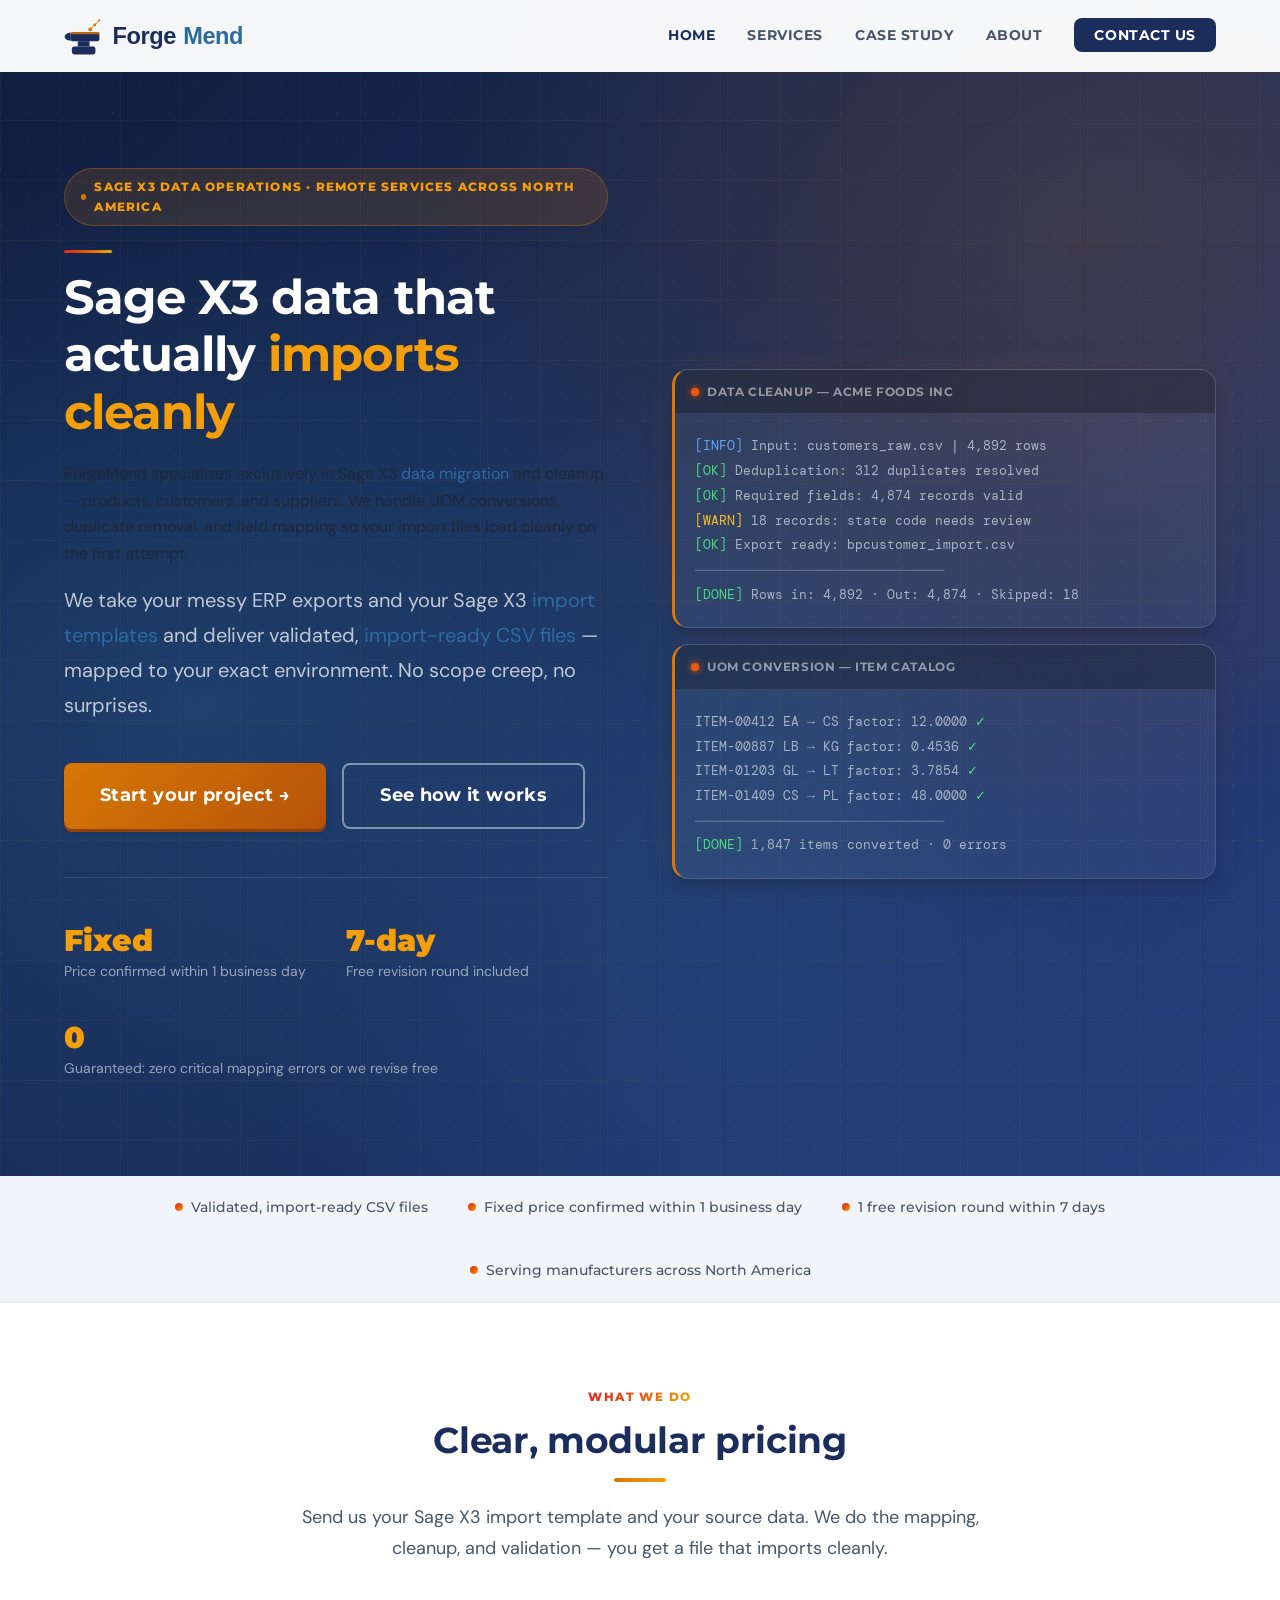
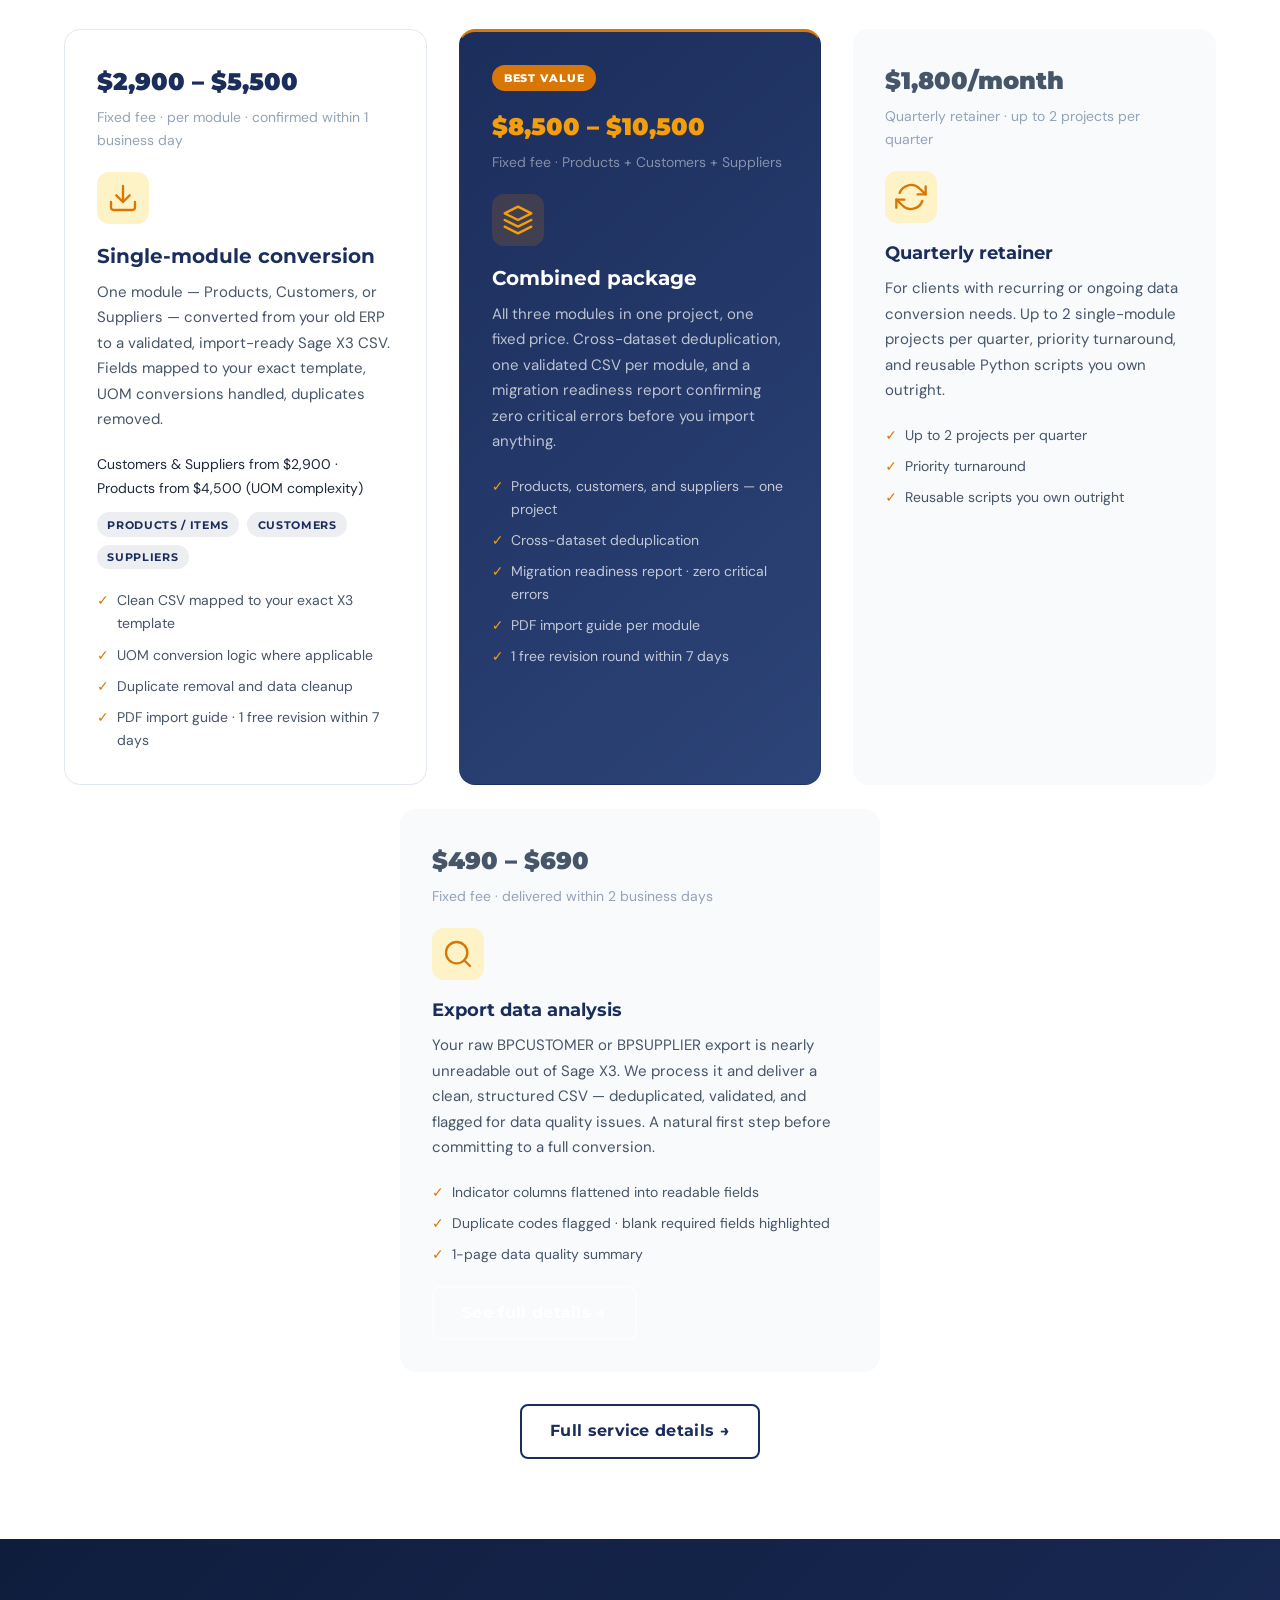
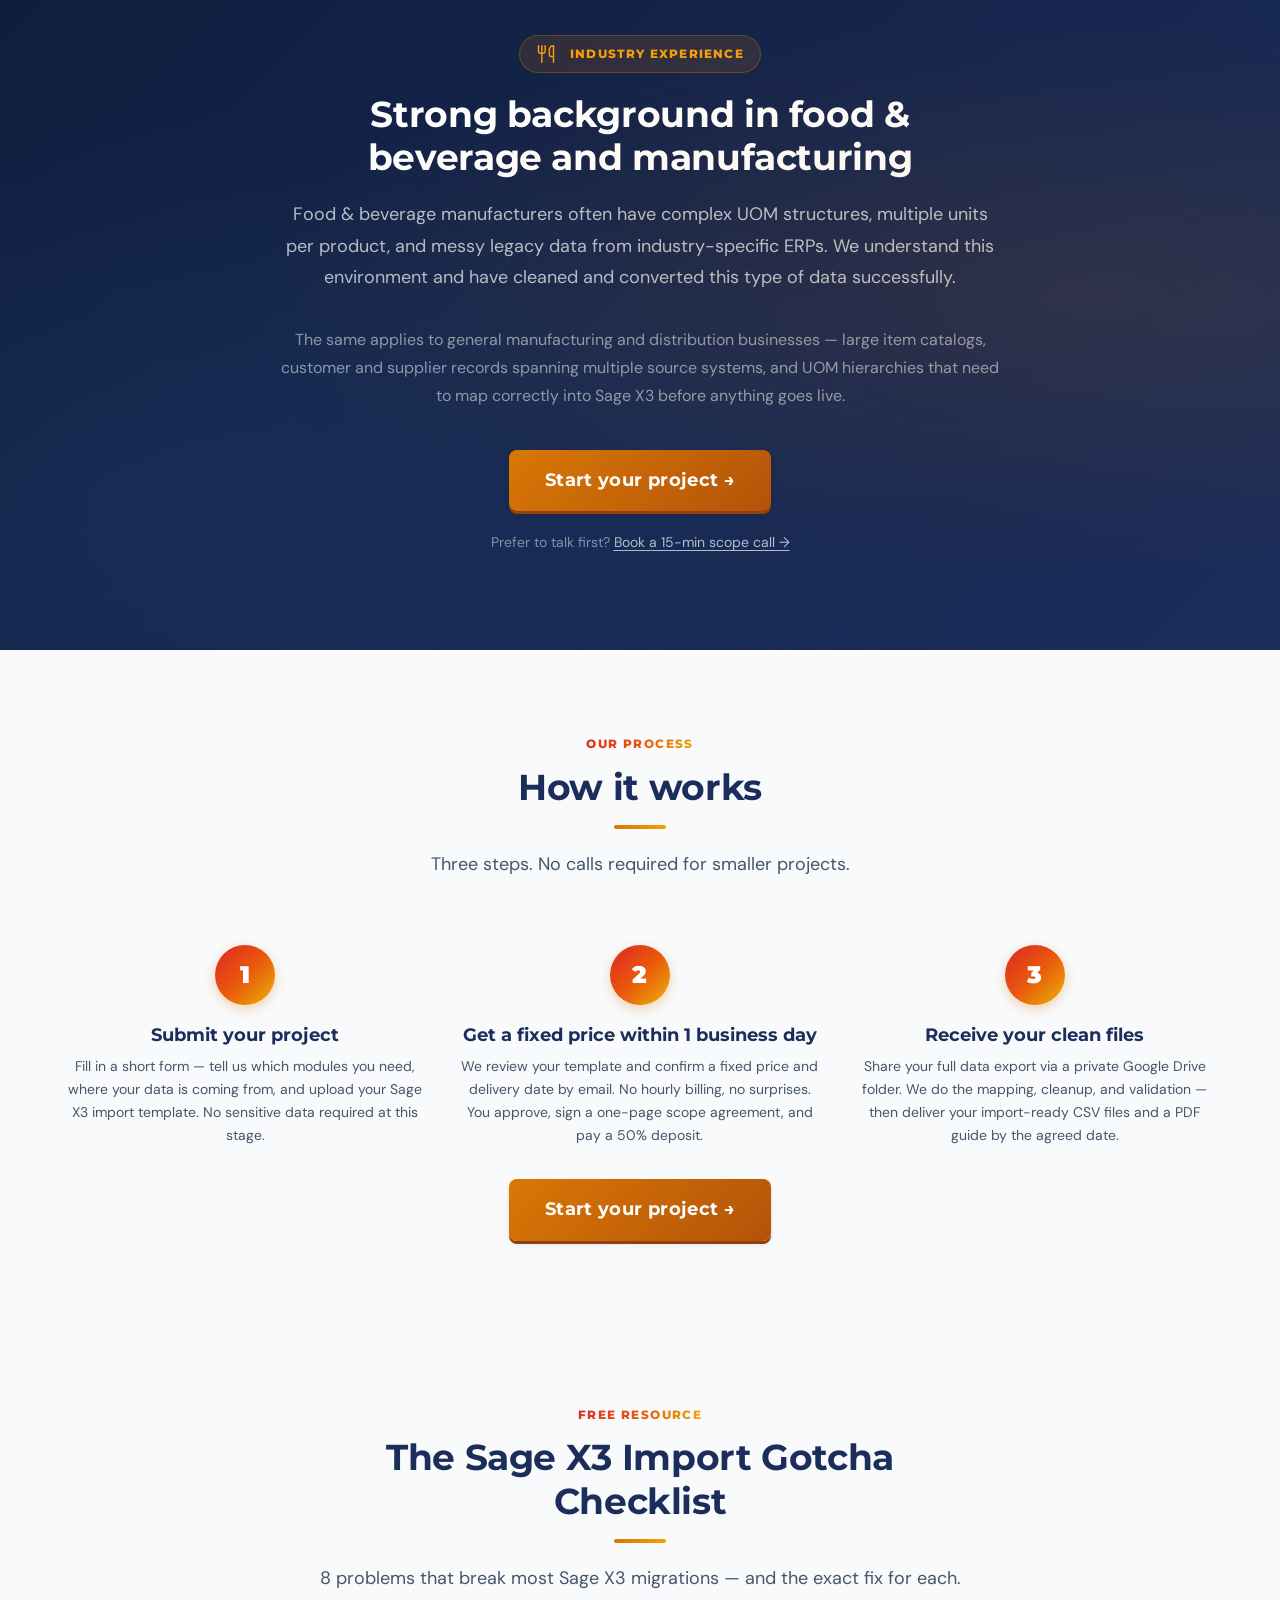
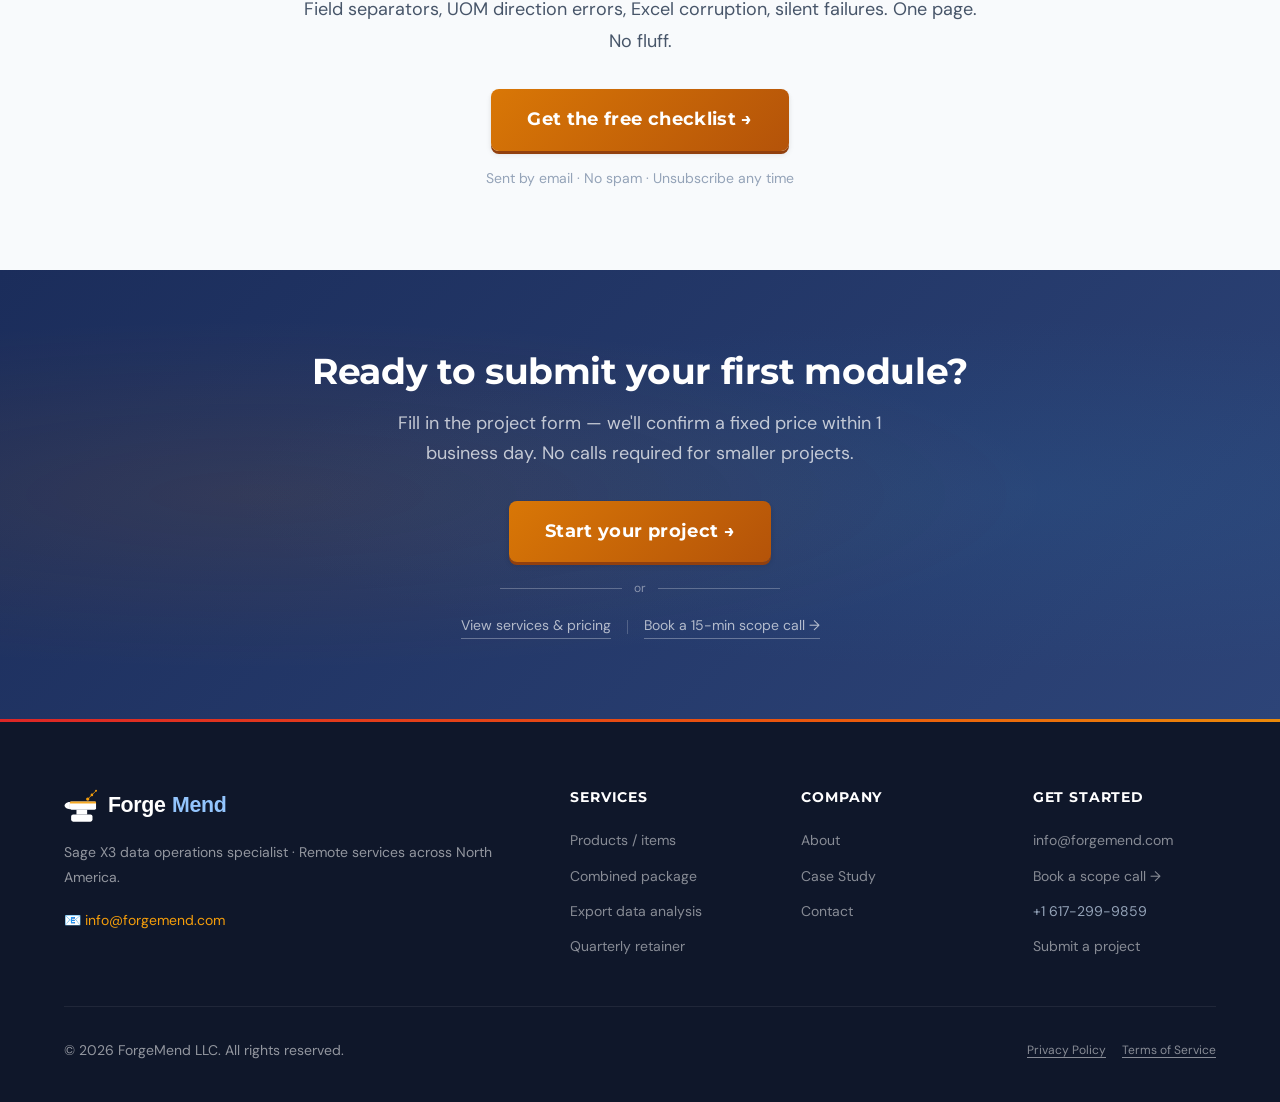
<file: website/index.html>
﻿<!DOCTYPE html>
<html lang="en">
<head>
  <meta charset="UTF-8" />
  <meta name="viewport" content="width=device-width, initial-scale=1.0" />

  <!-- Primary SEO -->
  <title>Sage X3 Data Migration &amp; Cleanup | Fixed-Fee Products, Customers &amp; Suppliers | ForgeMend</title>
  <meta name="description" content="Fixed-fee Sage X3 data migration and cleanup. We deliver validated, import-ready CSVs for products, customers, and suppliers — UOM conversions handled. Price confirmed in 1 business day. Remote across North America." />
  <meta name="keywords" content="sage x3 data cleanup, UOM conversion sage x3, sage x3 customer supplier import, sage x3 data migration, sage x3 product import" />
  <link rel="canonical" href="https://forgemend.com/" />

  <!-- Open Graph -->
  <meta property="og:type"        content="website" />
  <meta property="og:url"         content="https://forgemend.com" />
  <meta property="og:title"       content="Sage X3 Data Migration &amp; Cleanup | Fixed-Fee | ForgeMend" />
  <meta property="og:description" content="Fixed-fee Sage X3 data migration and cleanup. We deliver validated, import-ready CSVs for products, customers, and suppliers — UOM conversions handled. Price confirmed in 1 business day. Remote across North America." />
  <meta property="og:image"       content="https://forgemend.com/assets/og-image.png" />

  <!-- Twitter Card -->
  <meta name="twitter:card"        content="summary_large_image" />
  <meta name="twitter:title"       content="Sage X3 Data Migration &amp; Cleanup | Fixed-Fee | ForgeMend" />
  <meta name="twitter:description" content="Fixed-fee Sage X3 data migration and cleanup. We deliver validated, import-ready CSVs for products, customers, and suppliers — UOM conversions handled. Price confirmed in 1 business day." />
  <meta name="twitter:image"       content="https://forgemend.com/assets/og-image.png" />

  <!-- Favicon -->
  <link rel="icon" type="image/x-icon" href="/favicon.ico">
  <link rel="icon" type="image/png" sizes="16x16" href="/favicon-16x16.png">
  <link rel="icon" type="image/png" sizes="32x32" href="/favicon-32x32.png">
  <link rel="icon" type="image/png" sizes="96x96" href="/favicon-96x96.png">
  <link rel="icon" href="/favicon.svg" type="image/svg+xml">
  <link rel="apple-touch-icon" sizes="180x180" href="/apple-touch-icon.png">
  <link rel="manifest" href="/site.webmanifest">
  <meta name="apple-mobile-web-app-title" content="ForgeMend">
  <meta name="application-name" content="ForgeMend">

  <!-- Styles -->
  <link rel="preconnect" href="https://fonts.googleapis.com" />
  <link rel="preconnect" href="https://fonts.gstatic.com" crossorigin />
  <link rel="stylesheet" href="https://fonts.googleapis.com/css2?family=DM+Sans:ital,opsz,wght@0,9..40,300;0,9..40,400;0,9..40,500;0,9..40,600;0,9..40,700;1,9..40,400&family=DM+Mono:wght@400;500&family=Montserrat:wght@600;700;800;900&display=swap" />
  <link rel="stylesheet" href="css/main.css" />

  <!-- Structured Data -->
  <script type="application/ld+json">
  {
    "@context": "https://schema.org",
    "@type": "ProfessionalService",
    "name": "ForgeMend",
    "url": "https://forgemend.com",
    "description": "Fixed-fee Sage X3 data migration and cleanup services. Products, customers, and suppliers. UOM conversions handled. Remote across North America.",
    "areaServed": {
      "@type": "Place",
      "name": "North America"
    },
    "serviceType": [
      "Sage X3 Data Migration",
      "Sage X3 Data Cleanup",
      "ERP Data Conversion",
      "UOM Conversion Service"
    ],
    "priceRange": "$2,900 – $10,500",
    "email": "info@forgemend.com",
    "telephone": "+16172999859",
    "sameAs": []
  }
  </script>

  <script type="application/ld+json">
  {
    "@context": "https://schema.org",
    "@type": "BreadcrumbList",
    "itemListElement": [
      {
        "@type": "ListItem",
        "position": 1,
        "name": "Home",
        "item": "https://forgemend.com"
      }
    ]
  }
  </script>

  <!-- Google tag (gtag.js) -->
  <script async src="https://www.googletagmanager.com/gtag/js?id=G-L8FBBSLNZ6"></script>
  <script>
    window.dataLayer = window.dataLayer || [];
    function gtag(){dataLayer.push(arguments);}
    gtag('js', new Date());

    gtag('config', 'G-L8FBBSLNZ6');
  </script>
</head>
<body>

  <!-- ═══════════════════════════════════════════════════════════
       NAVIGATION
  ═══════════════════════════════════════════════════════════ -->
  <header>
    <nav class="nav" role="navigation" aria-label="Main navigation">
      <div class="nav-inner">
        <a href="index.html" class="nav-logo" aria-label="ForgeMend home">
          <img src="assets/logo/forgemend_logo_v2_dark.svg" alt="ForgeMend" class="nav-logo-img" width="160" height="42" />
        </a>

        <ul class="nav-links" role="list">
          <li><a href="index.html"        class="nav-link active">Home</a></li>
          <li><a href="services.html"    class="nav-link">Services</a></li>
          <li><a href="case-studies/"    class="nav-link">Case Study</a></li>
          <li><a href="about.html"       class="nav-link">About</a></li>
          <li><a href="contact.html"  class="nav-cta">Contact Us</a></li>
        </ul>

        <button class="nav-hamburger" aria-label="Toggle menu" aria-expanded="false" aria-controls="mobile-nav">
          <span></span><span></span><span></span>
        </button>
      </div>
    </nav>

    <nav class="nav-mobile" id="mobile-nav" role="navigation" aria-label="Mobile navigation">
      <a href="index.html"     class="nav-link">Home</a>
      <a href="services.html"  class="nav-link">Services</a>
      <a href="case-studies/"  class="nav-link">Case Study</a>
      <a href="about.html"     class="nav-link">About</a>
      <a href="contact.html"   class="nav-cta btn">Contact Us</a>
    </nav>
  </header>

  <main>
    <!-- ═══════════════════════════════════════════════════════════
         HERO
    ═══════════════════════════════════════════════════════════ -->
    <section class="hero" aria-label="Hero">
      <div class="hero-inner">
        <!-- Text -->
        <div class="hero-text">
          <div class="hero-badge">Sage X3 data operations · Remote services across North America</div>

          <div style="width:48px; height:3px; background:var(--c-forge-gradient); border-radius:2px; margin-bottom:16px;"></div>

          <h1>Sage X3 data that actually <em>imports cleanly</em></h1>

          <p class="hero-intro">
            ForgeMend specializes exclusively in Sage X3 <a href="/services">data migration</a> and cleanup — products, customers, and suppliers. We handle UOM conversions, duplicate removal, and field mapping so your import files load cleanly on the first attempt.
          </p>

          <p class="hero-sub">
            We take your messy ERP exports and your Sage X3 <a href="/services">import templates</a> and deliver
            validated, <a href="/services">import-ready CSV files</a> — mapped to your exact environment.
            No scope creep, no surprises.
          </p>

          <div class="hero-actions">
            <a href="#start-project" class="btn btn-primary btn-lg">Start your project &rarr;</a>
            <a href="#how-it-works"  class="btn btn-secondary btn-lg">See how it works</a>
          </div>

          <div class="hero-stats">
            <div class="hero-stat">
              <div class="hero-stat-value">Fixed</div>
              <div class="hero-stat-label">Price confirmed within 1 business day</div>
            </div>
            <div class="hero-stat">
              <div class="hero-stat-value">7-day</div>
              <div class="hero-stat-label">Free revision round included</div>
            </div>
            <div class="hero-stat">
              <div class="hero-stat-value">0</div>
              <div class="hero-stat-label">Guaranteed: zero critical mapping errors or we revise free</div>
            </div>
          </div>
        </div>

        <!-- Visual: mock terminal output -->
        <div class="hero-visual" aria-hidden="true">
          <div class="term-card">
            <div class="term-card-header">
              <span class="dot"></span>
              Data Cleanup — Acme Foods Inc
            </div>
            <div class="term-card-body">
<span class="info">[INFO]</span>  Input: customers_raw.csv | <span class="w">4,892 rows</span><br>
<span class="ok">[OK]</span>    Deduplication: <span class="w">312 duplicates</span> resolved<br>
<span class="ok">[OK]</span>    Required fields: <span class="w">4,874 records</span> valid<br>
<span class="warn">[WARN]</span>  <span class="w">18 records</span>: state code needs review<br>
<span class="ok">[OK]</span>    Export ready: bpcustomer_import.csv<br>
<span class="dim">────────────────────────────────</span><br>
<span class="ok">[DONE]</span>  Rows in: 4,892 · Out: 4,874 · Skipped: 18
            </div>
          </div>

          <div class="term-card">
            <div class="term-card-header">
              <span class="dot"></span>
              UOM Conversion — Item Catalog
            </div>
            <div class="term-card-body">
<span class="b">ITEM-00412</span>  EA → CS  factor: <span class="w">12.0000</span>  <span class="ok">✓</span><br>
<span class="b">ITEM-00887</span>  LB → KG  factor: <span class="w">0.4536</span>   <span class="ok">✓</span><br>
<span class="b">ITEM-01203</span>  GL → LT  factor: <span class="w">3.7854</span>   <span class="ok">✓</span><br>
<span class="b">ITEM-01409</span>  CS → PL  factor: <span class="w">48.0000</span>  <span class="ok">✓</span><br>
<span class="dim">────────────────────────────────</span><br>
<span class="ok">[DONE]</span>  <span class="w">1,847 items</span> converted · 0 errors
            </div>
          </div>
        </div>
      </div>
    </section>

    <!-- ═══════════════════════════════════════════════════════════
         TRUST BAR
    ═══════════════════════════════════════════════════════════ -->
    <div class="trust-bar">
      <div class="container">
        <div class="trust-bar-inner">
          <div class="trust-item">
            <span style="width:8px;height:8px;background:var(--c-forge-gradient);border-radius:50%;flex-shrink:0;display:inline-block;"></span>
            Validated, import-ready CSV files
          </div>
          <div class="trust-item">
            <span style="width:8px;height:8px;background:var(--c-forge-gradient);border-radius:50%;flex-shrink:0;display:inline-block;"></span>
            Fixed price confirmed within 1 business day
          </div>
          <div class="trust-item">
            <span style="width:8px;height:8px;background:var(--c-forge-gradient);border-radius:50%;flex-shrink:0;display:inline-block;"></span>
            1 free revision round within 7 days
          </div>
          <div class="trust-item">
            <span style="width:8px;height:8px;background:var(--c-forge-gradient);border-radius:50%;flex-shrink:0;display:inline-block;"></span>
            Serving manufacturers across North America
          </div>
        </div>
      </div>
    </div>

    <!-- ═══════════════════════════════════════════════════════════
         SERVICES
    ═══════════════════════════════════════════════════════════ -->
    <section class="section" aria-labelledby="services-heading">
      <div class="container">
        <div class="section-header">
          <span class="eyebrow">What We Do</span>
          <h2 id="services-heading">Clear, modular pricing</h2>
          <div class="divider"></div>
          <p>Send us your Sage X3 import template and your source data. We do the mapping, cleanup, and validation — you get a file that imports cleanly.</p>
        </div>

        <div class="grid-3">
          <article class="svc-card fade-up">
            <div class="svc-price">$2,900 – $5,500</div>
            <div class="svc-price-note">Fixed fee · per module · confirmed within 1 business day</div>
            <div class="svc-icon"><svg xmlns="http://www.w3.org/2000/svg" width="32" height="32" viewBox="0 0 24 24" fill="none" stroke="currentColor" stroke-width="1.75" stroke-linecap="round" stroke-linejoin="round" aria-hidden="true"><path d="M21 15v4a2 2 0 0 1-2 2H5a2 2 0 0 1-2-2v-4"/><polyline points="7 10 12 15 17 10"/><line x1="12" y1="15" x2="12" y2="3"/></svg></div>
            <h3>Single-module conversion</h3>
            <p>One module — Products, Customers, or Suppliers — converted from your old ERP to a validated, import-ready Sage X3 CSV. Fields mapped to your exact template, UOM conversions handled, duplicates removed.</p>
            <p style="font-size:var(--text-sm); color:var(--c-gray-500); margin-bottom:0;">Customers &amp; Suppliers from $2,900 · Products from $4,500 (UOM complexity)</p>
            <div class="svc-modules">
              <span class="tag tag-navy">Products / items</span>
              <span class="tag tag-navy">Customers</span>
              <span class="tag tag-navy">Suppliers</span>
            </div>
            <div class="svc-check-list">
              <div class="svc-check-item">Clean CSV mapped to your exact X3 template</div>
              <div class="svc-check-item">UOM conversion logic where applicable</div>
              <div class="svc-check-item">Duplicate removal and data cleanup</div>
              <div class="svc-check-item">PDF import guide · 1 free revision within 7 days</div>
            </div>
          </article>

          <article class="svc-card svc-card--featured fade-up">
            <div class="svc-badge">Best value</div>
            <div class="svc-price" style="color:var(--c-amber-light)">$8,500 – $10,500</div>
            <div class="svc-price-note" style="color:rgba(255,255,255,.45)">Fixed fee · Products + Customers + Suppliers</div>
            <div class="svc-icon"><svg xmlns="http://www.w3.org/2000/svg" width="32" height="32" viewBox="0 0 24 24" fill="none" stroke="currentColor" stroke-width="1.75" stroke-linecap="round" stroke-linejoin="round" aria-hidden="true"><polygon points="12 2 2 7 12 12 22 7 12 2"/><polyline points="2 17 12 22 22 17"/><polyline points="2 12 12 17 22 12"/></svg></div>
            <h3>Combined package</h3>
            <p>All three modules in one project, one fixed price. Cross-dataset deduplication, one validated CSV per module, and a migration readiness report confirming zero critical errors before you import anything.</p>
            <div class="svc-check-list">
              <div class="svc-check-item">Products, customers, and suppliers — one project</div>
              <div class="svc-check-item">Cross-dataset deduplication</div>
              <div class="svc-check-item">Migration readiness report · zero critical errors</div>
              <div class="svc-check-item">PDF import guide per module</div>
              <div class="svc-check-item">1 free revision round within 7 days</div>
            </div>
          </article>

          <article class="svc-card svc-card--outline fade-up">
            <div class="svc-price" style="color:var(--c-gray-600)">$1,800/month</div>
            <div class="svc-price-note">Quarterly retainer · up to 2 projects per quarter</div>
            <div class="svc-icon"><svg xmlns="http://www.w3.org/2000/svg" width="32" height="32" viewBox="0 0 24 24" fill="none" stroke="currentColor" stroke-width="1.75" stroke-linecap="round" stroke-linejoin="round" aria-hidden="true"><path d="M23 4v6h-6"/><path d="M1 20v-6h6"/><path d="M3.51 9a9 9 0 0 1 14.85-3.36L23 10M1 14l4.64 4.36A9 9 0 0 0 20.49 15"/></svg></div>
            <h3>Quarterly retainer</h3>
            <p>For clients with recurring or ongoing data conversion needs. Up to 2 single-module projects per quarter, priority turnaround, and reusable Python scripts you own outright.</p>
            <div class="svc-check-list">
              <div class="svc-check-item">Up to 2 projects per quarter</div>
              <div class="svc-check-item">Priority turnaround</div>
              <div class="svc-check-item">Reusable scripts you own outright</div>
            </div>
          </article>
        </div>

        <!-- Export data analysis — lower-emphasis add-on card -->
        <div style="max-width:480px; margin-top:var(--s-6); margin-inline:auto;">
          <article class="svc-card svc-card--outline fade-up" id="export-analysis-home">
            <div class="svc-price" style="color:var(--c-gray-600)">$490 – $690</div>
            <div class="svc-price-note">Fixed fee · delivered within 2 business days</div>
            <div class="svc-icon"><svg xmlns="http://www.w3.org/2000/svg" width="32" height="32" viewBox="0 0 24 24" fill="none" stroke="currentColor" stroke-width="1.75" stroke-linecap="round" stroke-linejoin="round" aria-hidden="true"><circle cx="11" cy="11" r="8"/><line x1="21" y1="21" x2="16.65" y2="16.65"/></svg></div>
            <h3>Export data analysis</h3>
            <p>Your raw BPCUSTOMER or BPSUPPLIER export is nearly unreadable out of Sage X3. We process it and deliver a clean, structured CSV — deduplicated, validated, and flagged for data quality issues. A natural first step before committing to a full conversion.</p>
            <div class="svc-check-list">
              <div class="svc-check-item">Indicator columns flattened into readable fields</div>
              <div class="svc-check-item">Duplicate codes flagged · blank required fields highlighted</div>
              <div class="svc-check-item">1-page data quality summary</div>
            </div>
            <a href="services.html#export-analysis" class="btn btn-secondary" style="margin-top:var(--s-5); display:inline-block;">See full details &rarr;</a>
          </article>
        </div>

        <div class="text-center mt-8">
          <a href="services.html" class="btn btn-outline">Full service details &rarr;</a>
        </div>
      </div>
    </section>

    <!-- ═══════════════════════════════════════════════════════════
         INDUSTRY EXPERIENCE
    ═══════════════════════════════════════════════════════════ -->
    <section class="fnb" aria-labelledby="fnb-heading">
      <div class="container">
        <div style="max-width:720px; margin-inline:auto; text-align:center;">
          <div class="fnb-label" style="margin-inline:auto;"><svg style="vertical-align:middle; margin-right:6px;" xmlns="http://www.w3.org/2000/svg" width="20" height="20" viewBox="0 0 24 24" fill="none" stroke="currentColor" stroke-width="1.75" stroke-linecap="round" stroke-linejoin="round" aria-hidden="true"><path d="M3 2v7c0 1.1.9 2 2 2h4a2 2 0 0 0 2-2V2"/><path d="M7 2v20"/><path d="M21 15V2v0a5 5 0 0 0-5 5v6c0 1.1.9 2 2 2h3zm0 0v7"/></svg> Industry Experience</div>
          <h2 id="fnb-heading" style="color:var(--c-white);">Strong background in food &amp; beverage and manufacturing</h2>
          <p style="color:rgba(255,255,255,.72); font-size:var(--text-lg); line-height:1.75; margin-bottom:var(--s-8);">
            Food &amp; beverage manufacturers often have complex UOM structures, multiple units
            per product, and messy legacy data from industry-specific ERPs. We understand this
            environment and have cleaned and converted this type of data successfully.
          </p>
          <p style="color:rgba(255,255,255,.55); font-size:var(--text-base); line-height:1.75; margin-bottom:var(--s-10);">
            The same applies to general manufacturing and distribution businesses —
            large item catalogs, customer and supplier records spanning multiple source systems,
            and UOM hierarchies that need to map correctly into Sage X3 before anything goes live.
          </p>
          <a href="#start-project" class="btn btn-primary btn-lg">Start your project &rarr;</a>
          <p style="margin-top:var(--s-5); font-size:var(--text-sm); color:rgba(255,255,255,.5);">Prefer to talk first? <a href="https://calendly.com/forgemend-info/15min" target="_blank" rel="noopener noreferrer" style="color:rgba(255,255,255,.7); text-decoration:underline; text-underline-offset:3px;">Book a 15-min scope call &rarr;</a></p>
        </div>
      </div>
    </section>

    <!-- ═══════════════════════════════════════════════════════════
         HOW IT WORKS
    ═══════════════════════════════════════════════════════════ -->
    <section class="section section--gray" id="how-it-works" aria-labelledby="process-heading">
      <div class="container">
        <div class="section-header">
          <span class="eyebrow">Our Process</span>
          <h2 id="process-heading">How it works</h2>
          <div class="divider"></div>
          <p>Three steps. No calls required for smaller projects.</p>
        </div>

        <div class="steps">
          <div class="step fade-up">
            <div class="step-num">1</div>
            <h3>Submit your project</h3>
            <p>Fill in a short form — tell us which modules you need, where your data is coming from, and upload your Sage X3 import template. No sensitive data required at this stage.</p>
          </div>
          <div class="step fade-up">
            <div class="step-num">2</div>
            <h3>Get a fixed price within 1 business day</h3>
            <p>We review your template and confirm a fixed price and delivery date by email. No hourly billing, no surprises. You approve, sign a one-page scope agreement, and pay a 50% deposit.</p>
          </div>
          <div class="step fade-up">
            <div class="step-num">3</div>
            <h3>Receive your clean files</h3>
            <p>Share your full data export via a private Google Drive folder. We do the mapping, cleanup, and validation — then deliver your import-ready CSV files and a PDF guide by the agreed date.</p>
          </div>
        </div>

        <div class="text-center mt-8">
          <a href="#start-project" class="btn btn-primary btn-lg">Start your project &rarr;</a>
        </div>
      </div>
    </section>

    <!-- ═══════════════════════════════════════════════════════════
         LEAD MAGNET
    ═══════════════════════════════════════════════════════════ -->
    <section class="section section--gray" aria-labelledby="checklist-heading">
      <div class="container">
        <div style="max-width:680px; margin-inline:auto; text-align:center;">
          <span class="eyebrow">Free Resource</span>
          <h2 id="checklist-heading">The Sage X3 Import Gotcha Checklist</h2>
          <div class="divider"></div>
          <p style="font-size:var(--text-lg); color:var(--c-gray-600); line-height:1.75; margin-bottom:var(--s-8);">
            8 problems that break most Sage X3 migrations — and the exact fix for each. Field separators, UOM direction errors, Excel corruption, silent failures. One page. No fluff.
          </p>
          <a href="checklist.html" class="btn btn-primary btn-lg">
            Get the free checklist &rarr;
          </a>
          <p style="margin-top:var(--s-4); font-size:var(--text-sm); color:var(--c-gray-400);">
            Sent by email · No spam · Unsubscribe any time
          </p>
        </div>
      </div>
    </section>

    <!-- ═══════════════════════════════════════════════════════════
         CTA BAND
    ═══════════════════════════════════════════════════════════ -->
    <section class="cta-band" id="start-project" aria-labelledby="cta-heading">
      <div class="container">
        <div class="cta-band-inner">
          <h2 id="cta-heading">Ready to submit your first module?</h2>
          <p>Fill in the project form — we'll confirm a fixed price within 1 business day. No calls required for smaller projects.</p>
          <div class="cta-actions">
            <a href="contact.html" class="btn btn-primary btn-lg">Start your project &rarr;</a>
            <div class="cta-or-divider">
              <span class="cta-or-line"></span>
              <span class="cta-or-text">or</span>
              <span class="cta-or-line"></span>
            </div>
            <div class="cta-secondary-links">
              <a href="services.html" class="cta-text-link">View services &amp; pricing</a>
              <span class="cta-pipe"></span>
              <a href="https://calendly.com/forgemend-info/15min" class="cta-text-link" target="_blank" rel="noopener noreferrer">Book a 15-min scope call &rarr;</a>
            </div>
          </div>
        </div>
      </div>
    </section>
  </main>

  <!-- ═══════════════════════════════════════════════════════════
       FOOTER
  ═══════════════════════════════════════════════════════════ -->
  <footer class="footer">
    <div class="container">
      <div class="footer-grid">
        <div class="footer-brand">
          <a href="index.html" class="footer-logo" aria-label="ForgeMend home">
            <img src="assets/logo/forgemend_logo_v2_white.svg" alt="ForgeMend" class="footer-logo-img" width="160" height="38" />
          </a>
          <p class="footer-tagline">Sage X3 data operations specialist · Remote services across North America.</p>
          <div class="footer-contact-links">
            <a href="mailto:info@forgemend.com" class="footer-contact-link">
              📧 info@forgemend.com
            </a>
          </div>
        </div>

        <div>
          <div class="footer-col-title">Services</div>
          <div class="footer-col-links">
            <a href="services.html#products">Products / items</a>
            <a href="services.html#combined">Combined package</a>
            <a href="services.html#export-analysis">Export data analysis</a>
            <a href="services.html#retainer">Quarterly retainer</a>
          </div>
        </div>

        <div>
          <div class="footer-col-title">Company</div>
          <div class="footer-col-links">
            <a href="about.html">About</a>
            <a href="case-studies/">Case Study</a>
            <a href="contact.html">Contact</a>
          </div>
        </div>

        <div>
          <div class="footer-col-title">Get Started</div>
          <div class="footer-col-links">
            <a href="mailto:info@forgemend.com">info@forgemend.com</a>
            <a href="https://calendly.com/forgemend-info/15min" target="_blank" rel="noopener noreferrer">Book a scope call &rarr;</a>
            <a href="tel:+16172999859" style="color:var(--c-gray-400); font-size:var(--text-sm);">+1 617-299-9859</a>
            <a href="contact.html">Submit a project</a>
          </div>
        </div>
      </div>

      <div class="footer-bottom">
        <span>&copy; 2026 ForgeMend LLC. All rights reserved.</span>
        <div class="footer-legal">
          <a href="/privacy.html">Privacy Policy</a>
          <a href="/terms.html">Terms of Service</a>
        </div>
      </div>
    </div>
  </footer>

  <script src="js/main.js" defer></script>
</body>
</html>
</file>
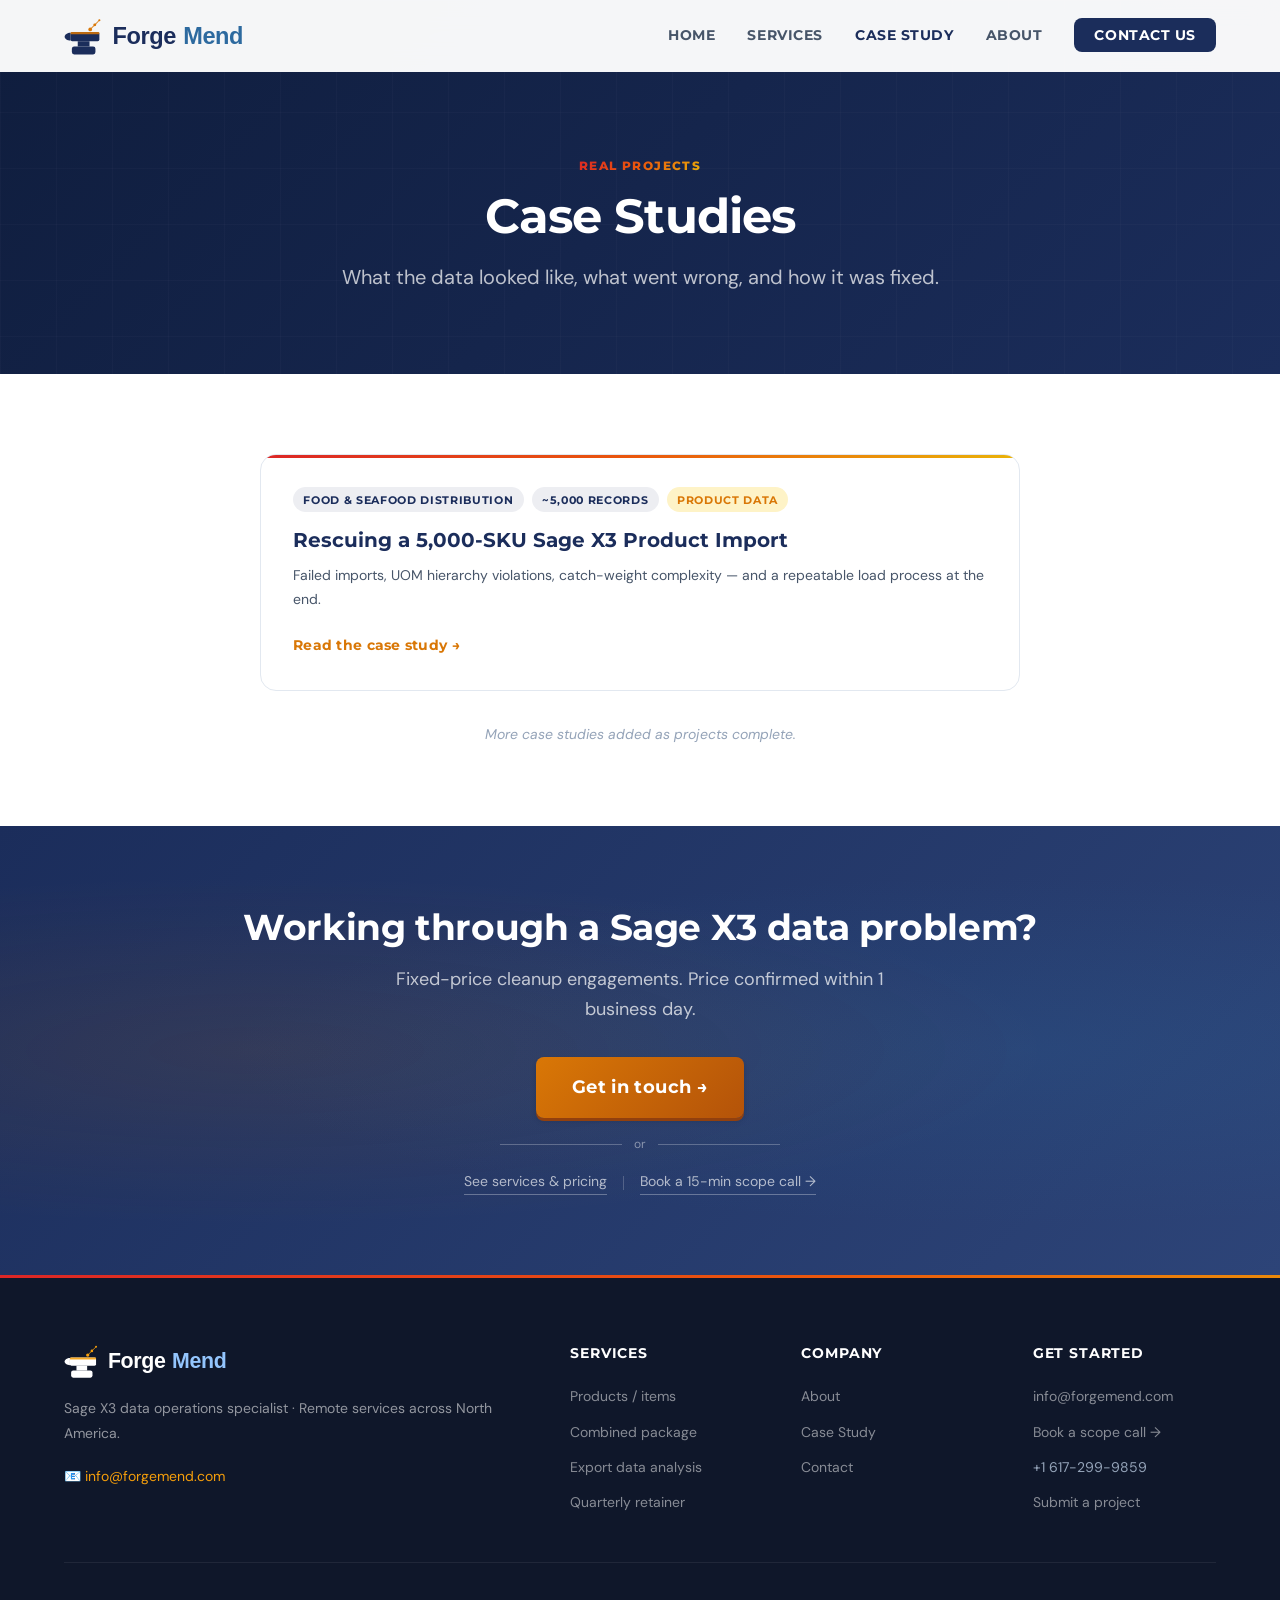
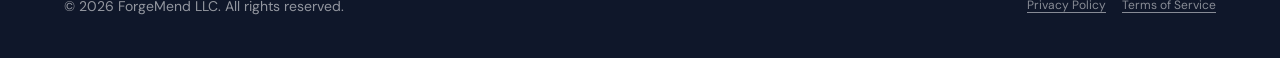
<file: website/case-studies/index.html>
﻿<!DOCTYPE html>
<html lang="en">
<head>
  <meta charset="UTF-8" />
  <meta name="viewport" content="width=device-width, initial-scale=1.0" />

  <!-- Primary SEO -->
  <title>Case Studies — Sage X3 Data Projects | ForgeMend</title>
  <meta name="description" content="Real Sage X3 data projects. What the source data looked like, what went wrong, and how it was fixed. Case studies from ForgeMend." />
  <link rel="canonical" href="https://forgemend.com/case-studies/" />

  <!-- Open Graph -->
  <meta property="og:type"        content="website" />
  <meta property="og:url"         content="https://forgemend.com/case-studies/" />
  <meta property="og:title"       content="Case Study — Sage X3 Data Projects | ForgeMend" />
  <meta property="og:description" content="Real Sage X3 data projects. What the source data looked like, what went wrong, and how it was fixed." />
  <meta name="twitter:card"        content="summary_large_image" />
  <meta name="twitter:title"       content="Case Study — Sage X3 Data Projects | ForgeMend" />
  <meta name="twitter:description" content="Real Sage X3 data projects. What the source data looked like, what went wrong, and how it was fixed." />
  <meta name="twitter:image"       content="https://forgemend.com/assets/og-image.png" />
  <meta property="og:image"       content="https://forgemend.com/assets/og-image.png" />

  <!-- Favicon -->
  <link rel="icon" type="image/x-icon" href="/favicon.ico">
  <link rel="icon" type="image/png" sizes="16x16" href="/favicon-16x16.png">
  <link rel="icon" type="image/png" sizes="32x32" href="/favicon-32x32.png">
  <link rel="icon" type="image/png" sizes="96x96" href="/favicon-96x96.png">
  <link rel="icon" href="/favicon.svg" type="image/svg+xml">
  <link rel="apple-touch-icon" sizes="180x180" href="/apple-touch-icon.png">
  <link rel="manifest" href="/site.webmanifest">
  <meta name="apple-mobile-web-app-title" content="ForgeMend">
  <meta name="application-name" content="ForgeMend">

  <!-- Styles -->
  <link rel="preconnect" href="https://fonts.googleapis.com" />
  <link rel="preconnect" href="https://fonts.gstatic.com" crossorigin />
  <link rel="stylesheet" href="https://fonts.googleapis.com/css2?family=DM+Sans:ital,opsz,wght@0,9..40,300;0,9..40,400;0,9..40,500;0,9..40,600;0,9..40,700;1,9..40,400&family=DM+Mono:wght@400;500&family=Montserrat:wght@600;700;800;900&display=swap" />
  <link rel="stylesheet" href="../css/main.css" />

  <!-- Google tag (gtag.js) -->
  <script async src="https://www.googletagmanager.com/gtag/js?id=G-L8FBBSLNZ6"></script>
  <script>
    window.dataLayer = window.dataLayer || [];
    function gtag(){dataLayer.push(arguments);}
    gtag('js', new Date());

    gtag('config', 'G-L8FBBSLNZ6');
  </script>
</head>
<body>

  <!-- ═══════════════════════════════════════════════════════════
       NAVIGATION
  ═══════════════════════════════════════════════════════════ -->
  <header>
    <nav class="nav" role="navigation" aria-label="Main navigation">
      <div class="nav-inner">
        <a href="../index.html" class="nav-logo" aria-label="ForgeMend home">
          <img src="../assets/logo/forgemend_logo_v2_dark.svg" alt="ForgeMend" class="nav-logo-img" width="160" height="42" />
        </a>

        <ul class="nav-links" role="list">
          <li><a href="../index.html"    class="nav-link">Home</a></li>
          <li><a href="../services.html" class="nav-link">Services</a></li>
          <li><a href="./"               class="nav-link active">Case Study</a></li>
          <li><a href="../about.html"    class="nav-link">About</a></li>
          <li><a href="../contact.html"  class="nav-cta">Contact Us</a></li>
        </ul>

        <button class="nav-hamburger" aria-label="Toggle menu" aria-expanded="false" aria-controls="mobile-nav">
          <span></span><span></span><span></span>
        </button>
      </div>
    </nav>

    <nav class="nav-mobile" id="mobile-nav" role="navigation" aria-label="Mobile navigation">
      <a href="../index.html"    class="nav-link">Home</a>
      <a href="../services.html" class="nav-link">Services</a>
      <a href="./"               class="nav-link">Case Study</a>
      <a href="../about.html"    class="nav-link">About</a>
      <a href="../contact.html"  class="nav-cta btn">Contact Us</a>
    </nav>
  </header>

  <main>

    <!-- ═══════════════════════════════════════════════════════════
         PAGE HEADER
    ═══════════════════════════════════════════════════════════ -->
    <section class="page-header" aria-label="Case studies">
      <div class="container">
        <div class="page-header-content">
          <span class="eyebrow">Real Projects</span>
          <h1>Case Studies</h1>
          <p>What the data looked like, what went wrong, and how it was fixed.</p>
        </div>
      </div>
    </section>

    <!-- ═══════════════════════════════════════════════════════════
         CASE STUDY LISTING
    ═══════════════════════════════════════════════════════════ -->
    <section class="section" aria-labelledby="cases-heading">
      <div class="container">
        <div style="max-width:760px; margin-inline:auto;">

          <a href="sage-x3-food-distributor-product-import/" class="cs-card fade-up" aria-label="Read case study: Rescuing a 5,000-SKU Sage X3 Product Import">
            <div class="cs-card-tags">
              <span class="tag tag-navy">Food &amp; seafood distribution</span>
              <span class="tag tag-navy">~5,000 records</span>
              <span class="tag tag-amber">Product data</span>
            </div>
            <h3>Rescuing a 5,000-SKU Sage X3 Product Import</h3>
            <p>Failed imports, UOM hierarchy violations, catch-weight complexity — and a repeatable load process at the end.</p>
            <span class="cs-card-link">Read the case study &rarr;</span>
          </a>

          <p class="cs-more-note">More case studies added as projects complete.</p>

        </div>
      </div>
    </section>

    <!-- ═══════════════════════════════════════════════════════════
         CTA BAND
    ═══════════════════════════════════════════════════════════ -->
    <section class="cta-band" aria-labelledby="cs-list-cta-heading">
      <div class="container">
        <div class="cta-band-inner">
          <h2 id="cs-list-cta-heading">Working through a Sage X3 data problem?</h2>
          <p>Fixed-price cleanup engagements. Price confirmed within 1 business day.</p>
          <div class="cta-actions">
            <a href="../contact.html" class="btn btn-primary btn-lg">Get in touch &rarr;</a>
            <div class="cta-or-divider">
              <span class="cta-or-line"></span>
              <span class="cta-or-text">or</span>
              <span class="cta-or-line"></span>
            </div>
            <div class="cta-secondary-links">
              <a href="../services.html" class="cta-text-link">See services &amp; pricing</a>
              <span class="cta-pipe"></span>
              <a href="https://calendly.com/forgemend-info/15min" class="cta-text-link" target="_blank" rel="noopener noreferrer">Book a 15-min scope call &rarr;</a>
            </div>
          </div>
        </div>
      </div>
    </section>

  </main>

  <!-- ═══════════════════════════════════════════════════════════
       FOOTER
  ═══════════════════════════════════════════════════════════ -->
  <footer class="footer">
    <div class="container">
      <div class="footer-grid">
        <div class="footer-brand">
          <a href="../index.html" class="footer-logo" aria-label="ForgeMend home">
            <img src="../assets/logo/forgemend_logo_v2_white.svg" alt="ForgeMend" class="footer-logo-img" width="160" height="38" />
          </a>
          <p class="footer-tagline">Sage X3 data operations specialist · Remote services across North America.</p>
          <div class="footer-contact-links">
            <a href="mailto:info@forgemend.com" class="footer-contact-link">
              📧 info@forgemend.com
            </a>
          </div>
        </div>

        <div>
          <div class="footer-col-title">Services</div>
          <div class="footer-col-links">
            <a href="../services.html#products">Products / items</a>
            <a href="../services.html#combined">Combined package</a>
            <a href="../services.html#export-analysis">Export data analysis</a>
            <a href="../services.html#retainer">Quarterly retainer</a>
          </div>
        </div>

        <div>
          <div class="footer-col-title">Company</div>
          <div class="footer-col-links">
            <a href="../about.html">About</a>
            <a href="./">Case Study</a>
            <a href="../contact.html">Contact</a>
          </div>
        </div>

        <div>
          <div class="footer-col-title">Get Started</div>
          <div class="footer-col-links">
            <a href="mailto:info@forgemend.com">info@forgemend.com</a>
            <a href="https://calendly.com/forgemend-info/15min" target="_blank" rel="noopener noreferrer">Book a scope call &rarr;</a>
            <a href="tel:+16172999859" style="color:var(--c-gray-400); font-size:var(--text-sm);">+1 617-299-9859</a>
            <a href="../contact.html">Submit a project</a>
          </div>
        </div>
      </div>

      <div class="footer-bottom">
        <span>&copy; 2026 ForgeMend LLC. All rights reserved.</span>
        <div class="footer-legal">
          <a href="/privacy.html">Privacy Policy</a>
          <a href="/terms.html">Terms of Service</a>
        </div>
      </div>
    </div>
  </footer>

  <script src="../js/main.js" defer></script>
</body>
</html>
</file>
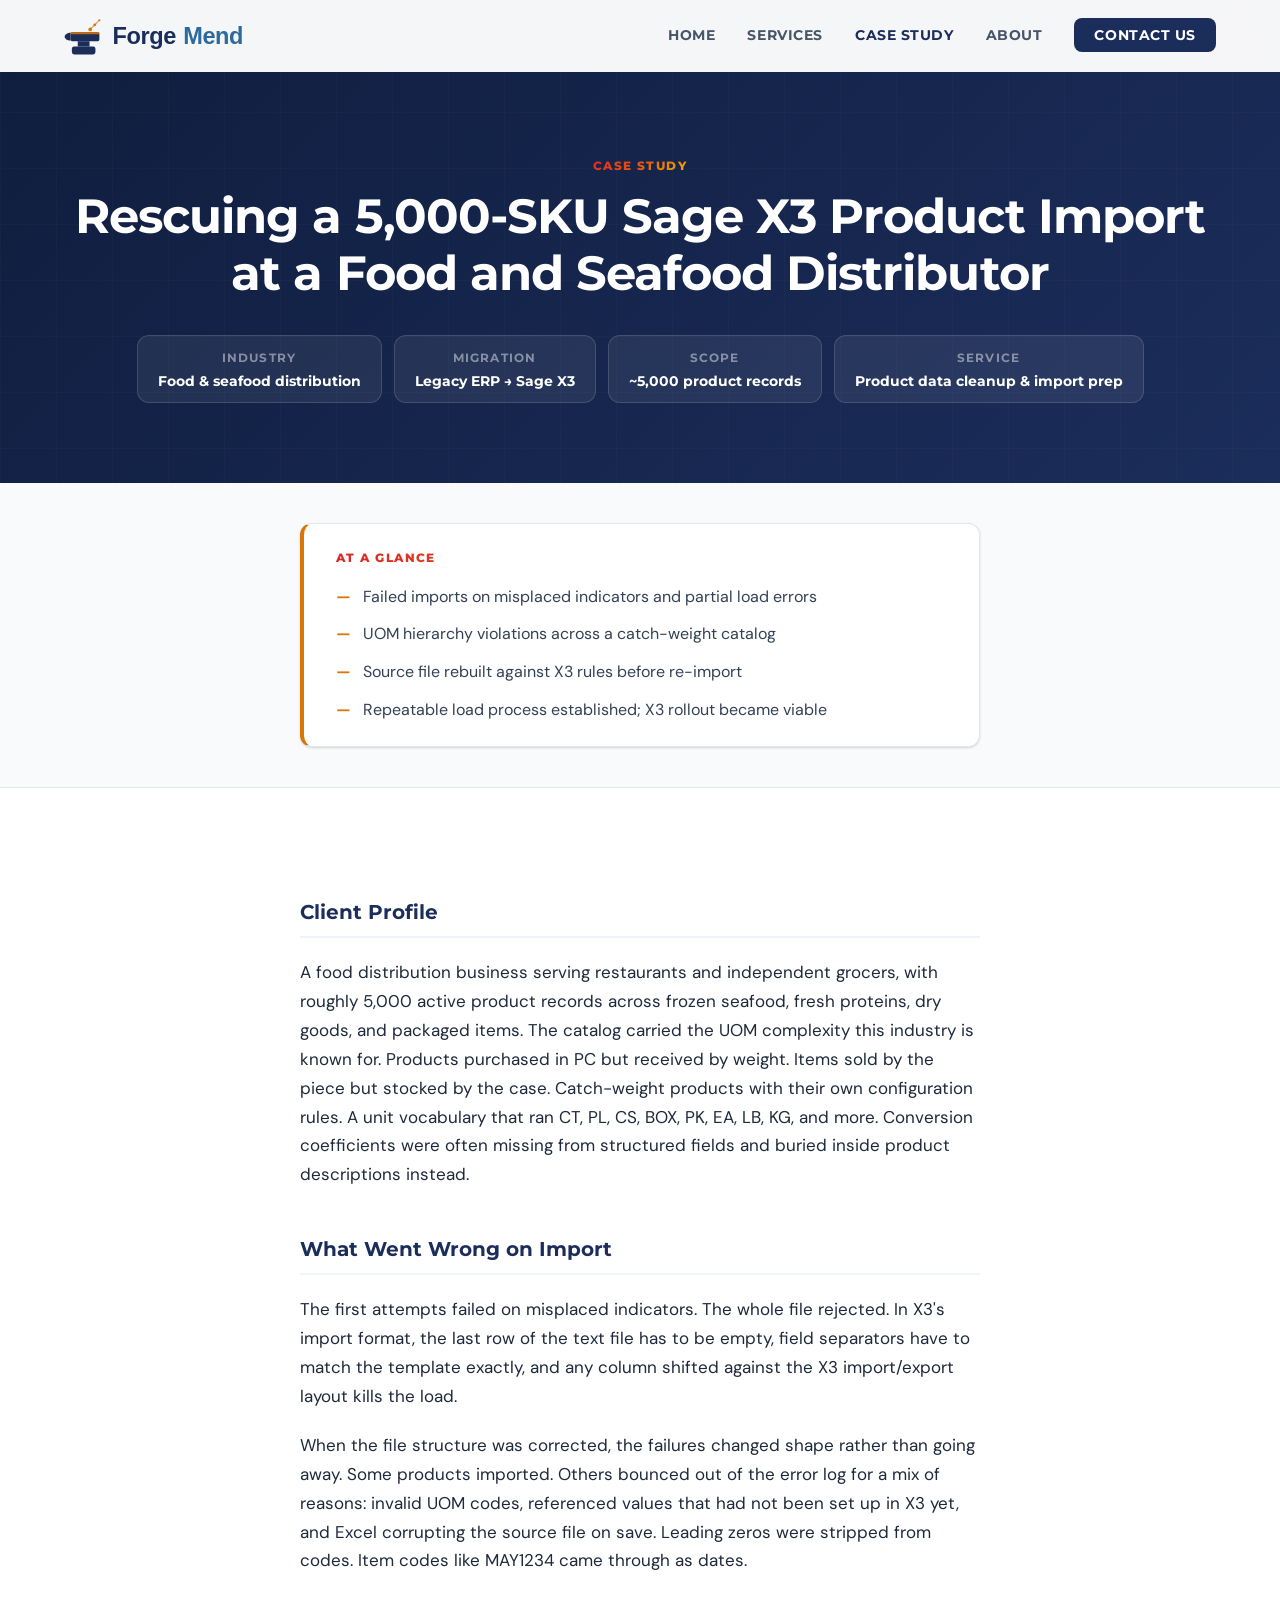
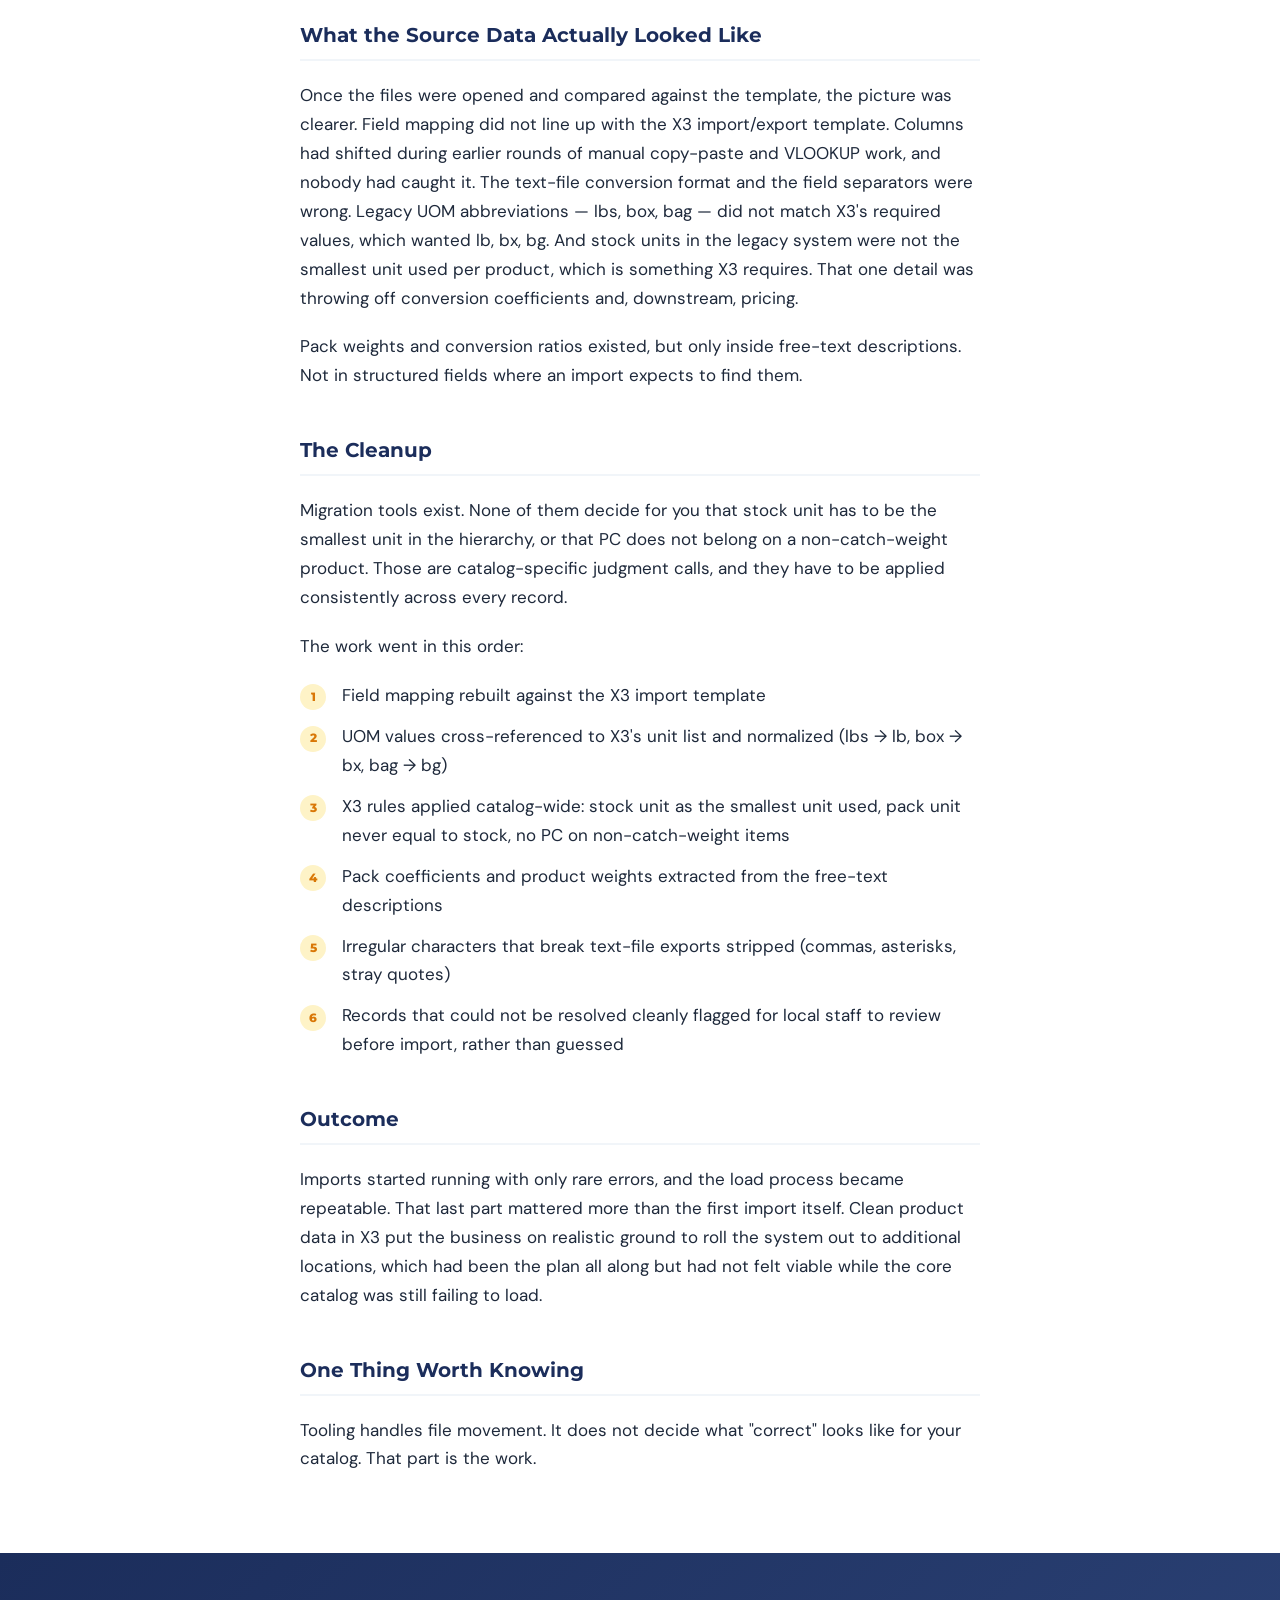
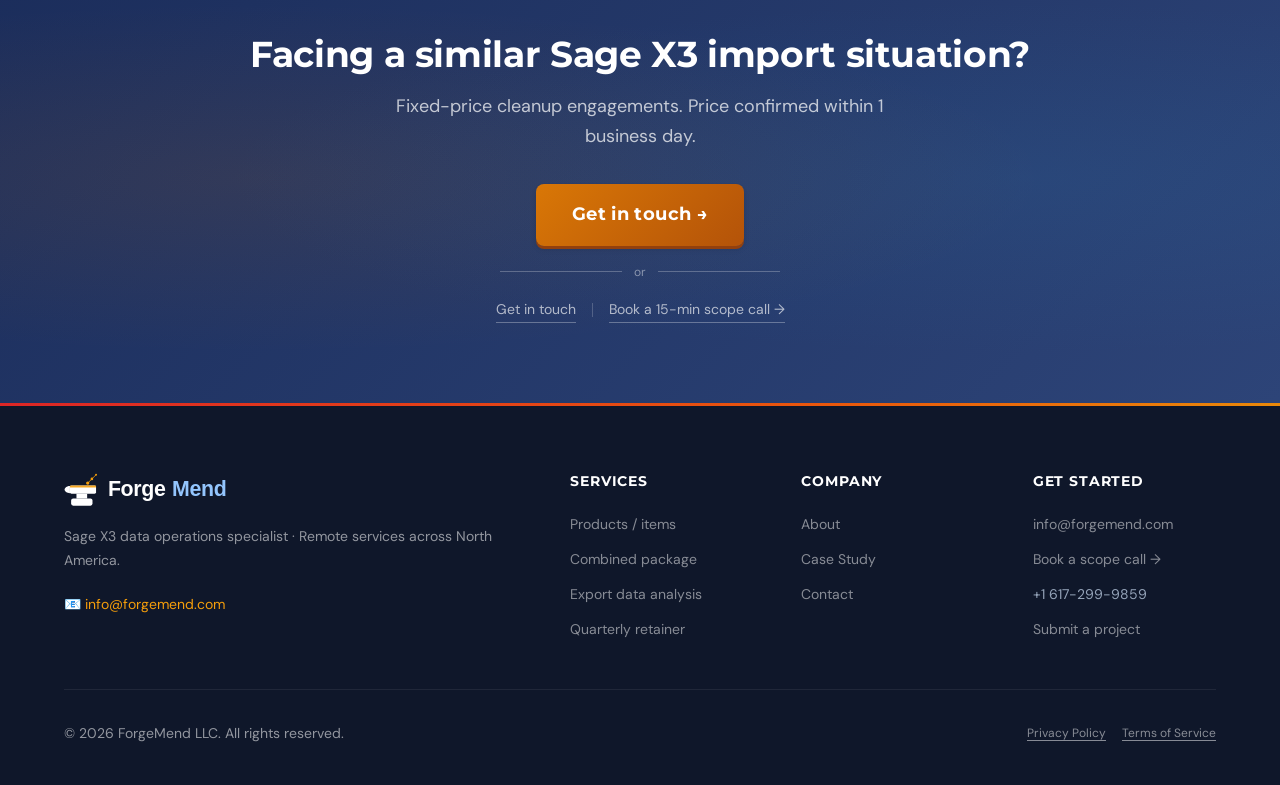
<file: website/case-studies/sage-x3-food-distributor-product-import/index.html>
﻿<!DOCTYPE html>
<html lang="en">
<head>
  <meta charset="UTF-8" />
  <meta name="viewport" content="width=device-width, initial-scale=1.0" />

  <!-- Primary SEO -->
  <title>Sage X3 Product Import Case Study — Food and Seafood Distribution | ForgeMend</title>
  <meta name="description" content="A food and seafood distributor with ~5,000 active product records. Legacy ERP to Sage X3. Failed imports, UOM hierarchy violations, catch-weight complexity. Fixed." />
  <link rel="canonical" href="https://forgemend.com/case-studies/sage-x3-food-distributor-product-import/" />

  <!-- Open Graph -->
  <meta property="og:type"        content="article" />
  <meta property="og:url"         content="https://forgemend.com/case-studies/sage-x3-food-distributor-product-import/" />
  <meta property="og:title"       content="Rescuing a 5,000-SKU Sage X3 Product Import | ForgeMend" />
  <meta property="og:description" content="How we fixed a failed product import for a food and seafood distributor — UOM hierarchy violations, catch-weight complexity, and a repeatable load process." />
  <meta name="twitter:card"        content="summary_large_image" />
  <meta name="twitter:title"       content="Rescuing a 5,000-SKU Sage X3 Product Import | ForgeMend" />
  <meta name="twitter:description" content="How we fixed a failed product import for a food and seafood distributor — UOM hierarchy violations, catch-weight complexity, and a repeatable load process." />
  <meta name="twitter:image"       content="https://forgemend.com/assets/og-image.png" />
  <meta property="og:image"       content="https://forgemend.com/assets/og-image.png" />

  <!-- Favicon -->
  <link rel="icon" type="image/x-icon" href="/favicon.ico">
  <link rel="icon" type="image/png" sizes="16x16" href="/favicon-16x16.png">
  <link rel="icon" type="image/png" sizes="32x32" href="/favicon-32x32.png">
  <link rel="icon" type="image/png" sizes="96x96" href="/favicon-96x96.png">
  <link rel="icon" href="/favicon.svg" type="image/svg+xml">
  <link rel="apple-touch-icon" sizes="180x180" href="/apple-touch-icon.png">
  <link rel="manifest" href="/site.webmanifest">
  <meta name="apple-mobile-web-app-title" content="ForgeMend">
  <meta name="application-name" content="ForgeMend">

  <!-- Styles -->
  <link rel="preconnect" href="https://fonts.googleapis.com" />
  <link rel="preconnect" href="https://fonts.gstatic.com" crossorigin />
  <link rel="stylesheet" href="https://fonts.googleapis.com/css2?family=DM+Sans:ital,opsz,wght@0,9..40,300;0,9..40,400;0,9..40,500;0,9..40,600;0,9..40,700;1,9..40,400&family=DM+Mono:wght@400;500&family=Montserrat:wght@600;700;800;900&display=swap" />
  <link rel="stylesheet" href="../../css/main.css" />

  <!-- Google tag (gtag.js) -->
  <script async src="https://www.googletagmanager.com/gtag/js?id=G-L8FBBSLNZ6"></script>
  <script>
    window.dataLayer = window.dataLayer || [];
    function gtag(){dataLayer.push(arguments);}
    gtag('js', new Date());

    gtag('config', 'G-L8FBBSLNZ6');
  </script>
</head>
<body>

  <!-- ═══════════════════════════════════════════════════════════
       NAVIGATION
  ═══════════════════════════════════════════════════════════ -->
  <header>
    <nav class="nav" role="navigation" aria-label="Main navigation">
      <div class="nav-inner">
        <a href="../../index.html" class="nav-logo" aria-label="ForgeMend home">
          <img src="../../assets/logo/forgemend_logo_v2_dark.svg" alt="ForgeMend" class="nav-logo-img" width="160" height="42" />
        </a>

        <ul class="nav-links" role="list">
          <li><a href="../../index.html"    class="nav-link">Home</a></li>
          <li><a href="../../services.html" class="nav-link">Services</a></li>
          <li><a href="../"                 class="nav-link active">Case Study</a></li>
          <li><a href="../../about.html"    class="nav-link">About</a></li>
          <li><a href="../../contact.html"  class="nav-cta">Contact Us</a></li>
        </ul>

        <button class="nav-hamburger" aria-label="Toggle menu" aria-expanded="false" aria-controls="mobile-nav">
          <span></span><span></span><span></span>
        </button>
      </div>
    </nav>

    <nav class="nav-mobile" id="mobile-nav" role="navigation" aria-label="Mobile navigation">
      <a href="../../index.html"    class="nav-link">Home</a>
      <a href="../../services.html" class="nav-link">Services</a>
      <a href="../"                 class="nav-link">Case Study</a>
      <a href="../../about.html"    class="nav-link">About</a>
      <a href="../../contact.html"  class="nav-cta btn">Contact Us</a>
    </nav>
  </header>

  <main>

    <!-- ═══════════════════════════════════════════════════════════
         PAGE HEADER
    ═══════════════════════════════════════════════════════════ -->
    <section class="page-header" aria-label="Case study header">
      <div class="container">
        <div class="page-header-content">
          <span class="eyebrow">Case Study</span>
          <h1>Rescuing a 5,000-SKU Sage X3 Product Import at a Food and Seafood Distributor</h1>

          <div class="cs-fact-chips">
            <div class="cs-fact-chip">
              <div class="cs-fact-label">Industry</div>
              <div class="cs-fact-value">Food &amp; seafood distribution</div>
            </div>
            <div class="cs-fact-chip">
              <div class="cs-fact-label">Migration</div>
              <div class="cs-fact-value">Legacy ERP &rarr; Sage X3</div>
            </div>
            <div class="cs-fact-chip">
              <div class="cs-fact-label">Scope</div>
              <div class="cs-fact-value">~5,000 product records</div>
            </div>
            <div class="cs-fact-chip">
              <div class="cs-fact-label">Service</div>
              <div class="cs-fact-value">Product data cleanup &amp; import prep</div>
            </div>
          </div>
        </div>
      </div>
    </section>

    <!-- ═══════════════════════════════════════════════════════════
         AT A GLANCE
    ═══════════════════════════════════════════════════════════ -->
    <div class="cs-glance-outer">
      <div class="container">
        <div class="cs-glance-box fade-up">
          <span class="eyebrow">At a glance</span>
          <ul class="cs-glance-list">
            <li>Failed imports on misplaced indicators and partial load errors</li>
            <li>UOM hierarchy violations across a catch-weight catalog</li>
            <li>Source file rebuilt against X3 rules before re-import</li>
            <li>Repeatable load process established; X3 rollout became viable</li>
          </ul>
        </div>
      </div>
    </div>

    <!-- ═══════════════════════════════════════════════════════════
         BODY CONTENT
    ═══════════════════════════════════════════════════════════ -->
    <div class="cs-body-outer">
      <div class="container">
        <div class="cs-body">

          <h3 class="cs-section-h">Client Profile</h3>
          <p>A food distribution business serving restaurants and independent grocers, with roughly 5,000 active product records across frozen seafood, fresh proteins, dry goods, and packaged items. The catalog carried the UOM complexity this industry is known for. Products purchased in PC but received by weight. Items sold by the piece but stocked by the case. Catch-weight products with their own configuration rules. A unit vocabulary that ran CT, PL, CS, BOX, PK, EA, LB, KG, and more. Conversion coefficients were often missing from structured fields and buried inside product descriptions instead.</p>

          <h3 class="cs-section-h">What Went Wrong on Import</h3>
          <p>The first attempts failed on misplaced indicators. The whole file rejected. In X3's import format, the last row of the text file has to be empty, field separators have to match the template exactly, and any column shifted against the X3 import/export layout kills the load.</p>
          <p>When the file structure was corrected, the failures changed shape rather than going away. Some products imported. Others bounced out of the error log for a mix of reasons: invalid UOM codes, referenced values that had not been set up in X3 yet, and Excel corrupting the source file on save. Leading zeros were stripped from codes. Item codes like MAY1234 came through as dates.</p>

          <h3 class="cs-section-h">What the Source Data Actually Looked Like</h3>
          <p>Once the files were opened and compared against the template, the picture was clearer. Field mapping did not line up with the X3 import/export template. Columns had shifted during earlier rounds of manual copy-paste and VLOOKUP work, and nobody had caught it. The text-file conversion format and the field separators were wrong. Legacy UOM abbreviations — lbs, box, bag — did not match X3's required values, which wanted lb, bx, bg. And stock units in the legacy system were not the smallest unit used per product, which is something X3 requires. That one detail was throwing off conversion coefficients and, downstream, pricing.</p>
          <p>Pack weights and conversion ratios existed, but only inside free-text descriptions. Not in structured fields where an import expects to find them.</p>

          <h3 class="cs-section-h">The Cleanup</h3>
          <p>Migration tools exist. None of them decide for you that stock unit has to be the smallest unit in the hierarchy, or that PC does not belong on a non-catch-weight product. Those are catalog-specific judgment calls, and they have to be applied consistently across every record.</p>
          <p>The work went in this order:</p>
          <ol>
            <li>Field mapping rebuilt against the X3 import template</li>
            <li>UOM values cross-referenced to X3's unit list and normalized (lbs &rarr; lb, box &rarr; bx, bag &rarr; bg)</li>
            <li>X3 rules applied catalog-wide: stock unit as the smallest unit used, pack unit never equal to stock, no PC on non-catch-weight items</li>
            <li>Pack coefficients and product weights extracted from the free-text descriptions</li>
            <li>Irregular characters that break text-file exports stripped (commas, asterisks, stray quotes)</li>
            <li>Records that could not be resolved cleanly flagged for local staff to review before import, rather than guessed</li>
          </ol>

          <h3 class="cs-section-h">Outcome</h3>
          <p>Imports started running with only rare errors, and the load process became repeatable. That last part mattered more than the first import itself. Clean product data in X3 put the business on realistic ground to roll the system out to additional locations, which had been the plan all along but had not felt viable while the core catalog was still failing to load.</p>

          <h3 class="cs-section-h">One Thing Worth Knowing</h3>
          <p>Tooling handles file movement. It does not decide what "correct" looks like for your catalog. That part is the work.</p>


        </div>
      </div>
    </div>

    <!-- ═══════════════════════════════════════════════════════════
         CTA BAND
    ═══════════════════════════════════════════════════════════ -->
    <section class="cta-band" aria-labelledby="cs-cta-heading">
      <div class="container">
        <div class="cta-band-inner">
          <h2 id="cs-cta-heading">Facing a similar Sage X3 import situation?</h2>
          <p>Fixed-price cleanup engagements. Price confirmed within 1 business day.</p>
          <div class="cta-actions">
            <a href="../../contact.html" class="btn btn-primary btn-lg">Get in touch &rarr;</a>
            <div class="cta-or-divider">
              <span class="cta-or-line"></span>
              <span class="cta-or-text">or</span>
              <span class="cta-or-line"></span>
            </div>
            <div class="cta-secondary-links">
              <a href="../../contact.html" class="cta-text-link">Get in touch</a>
              <span class="cta-pipe"></span>
              <a href="https://calendly.com/forgemend-info/15min" class="cta-text-link" target="_blank" rel="noopener noreferrer">Book a 15-min scope call &rarr;</a>
            </div>
          </div>
        </div>
      </div>
    </section>

  </main>

  <!-- ═══════════════════════════════════════════════════════════
       FOOTER
  ═══════════════════════════════════════════════════════════ -->
  <footer class="footer">
    <div class="container">
      <div class="footer-grid">
        <div class="footer-brand">
          <a href="../../index.html" class="footer-logo" aria-label="ForgeMend home">
            <img src="../../assets/logo/forgemend_logo_v2_white.svg" alt="ForgeMend" class="footer-logo-img" width="160" height="38" />
          </a>
          <p class="footer-tagline">Sage X3 data operations specialist · Remote services across North America.</p>
          <div class="footer-contact-links">
            <a href="mailto:info@forgemend.com" class="footer-contact-link">
              📧 info@forgemend.com
            </a>
          </div>
        </div>

        <div>
          <div class="footer-col-title">Services</div>
          <div class="footer-col-links">
            <a href="../../services.html#products">Products / items</a>
            <a href="../../services.html#combined">Combined package</a>
            <a href="../../services.html#export-analysis">Export data analysis</a>
            <a href="../../services.html#retainer">Quarterly retainer</a>
          </div>
        </div>

        <div>
          <div class="footer-col-title">Company</div>
          <div class="footer-col-links">
            <a href="../../about.html">About</a>
            <a href="../">Case Study</a>
            <a href="../../contact.html">Contact</a>
          </div>
        </div>

        <div>
          <div class="footer-col-title">Get Started</div>
          <div class="footer-col-links">
            <a href="mailto:info@forgemend.com">info@forgemend.com</a>
            <a href="https://calendly.com/forgemend-info/15min" target="_blank" rel="noopener noreferrer">Book a scope call &rarr;</a>
            <a href="tel:+16172999859" style="color:var(--c-gray-400); font-size:var(--text-sm);">+1 617-299-9859</a>
            <a href="../../contact.html">Submit a project</a>
          </div>
        </div>
      </div>

      <div class="footer-bottom">
        <span>&copy; 2026 ForgeMend LLC. All rights reserved.</span>
        <div class="footer-legal">
          <a href="/privacy.html">Privacy Policy</a>
          <a href="/terms.html">Terms of Service</a>
        </div>
      </div>
    </div>
  </footer>

  <script src="../../js/main.js" defer></script>
</body>
</html>
</file>
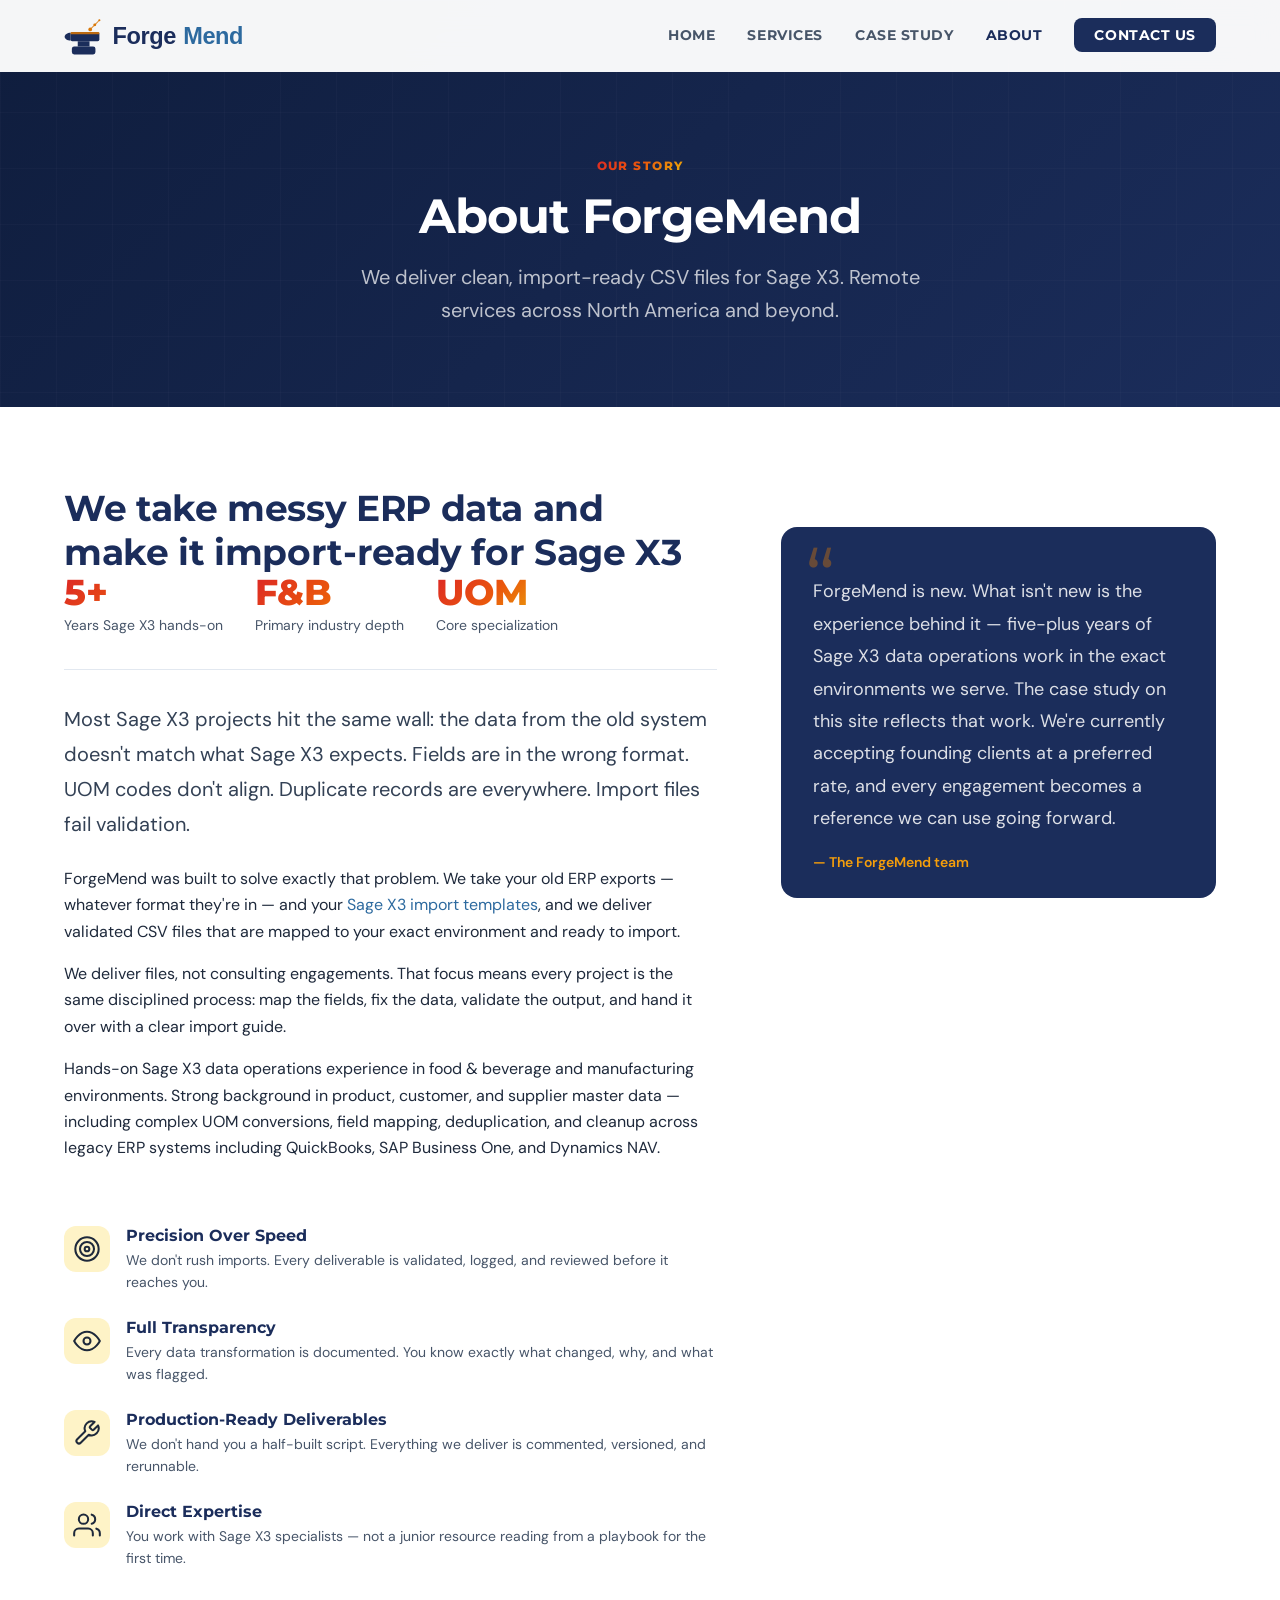
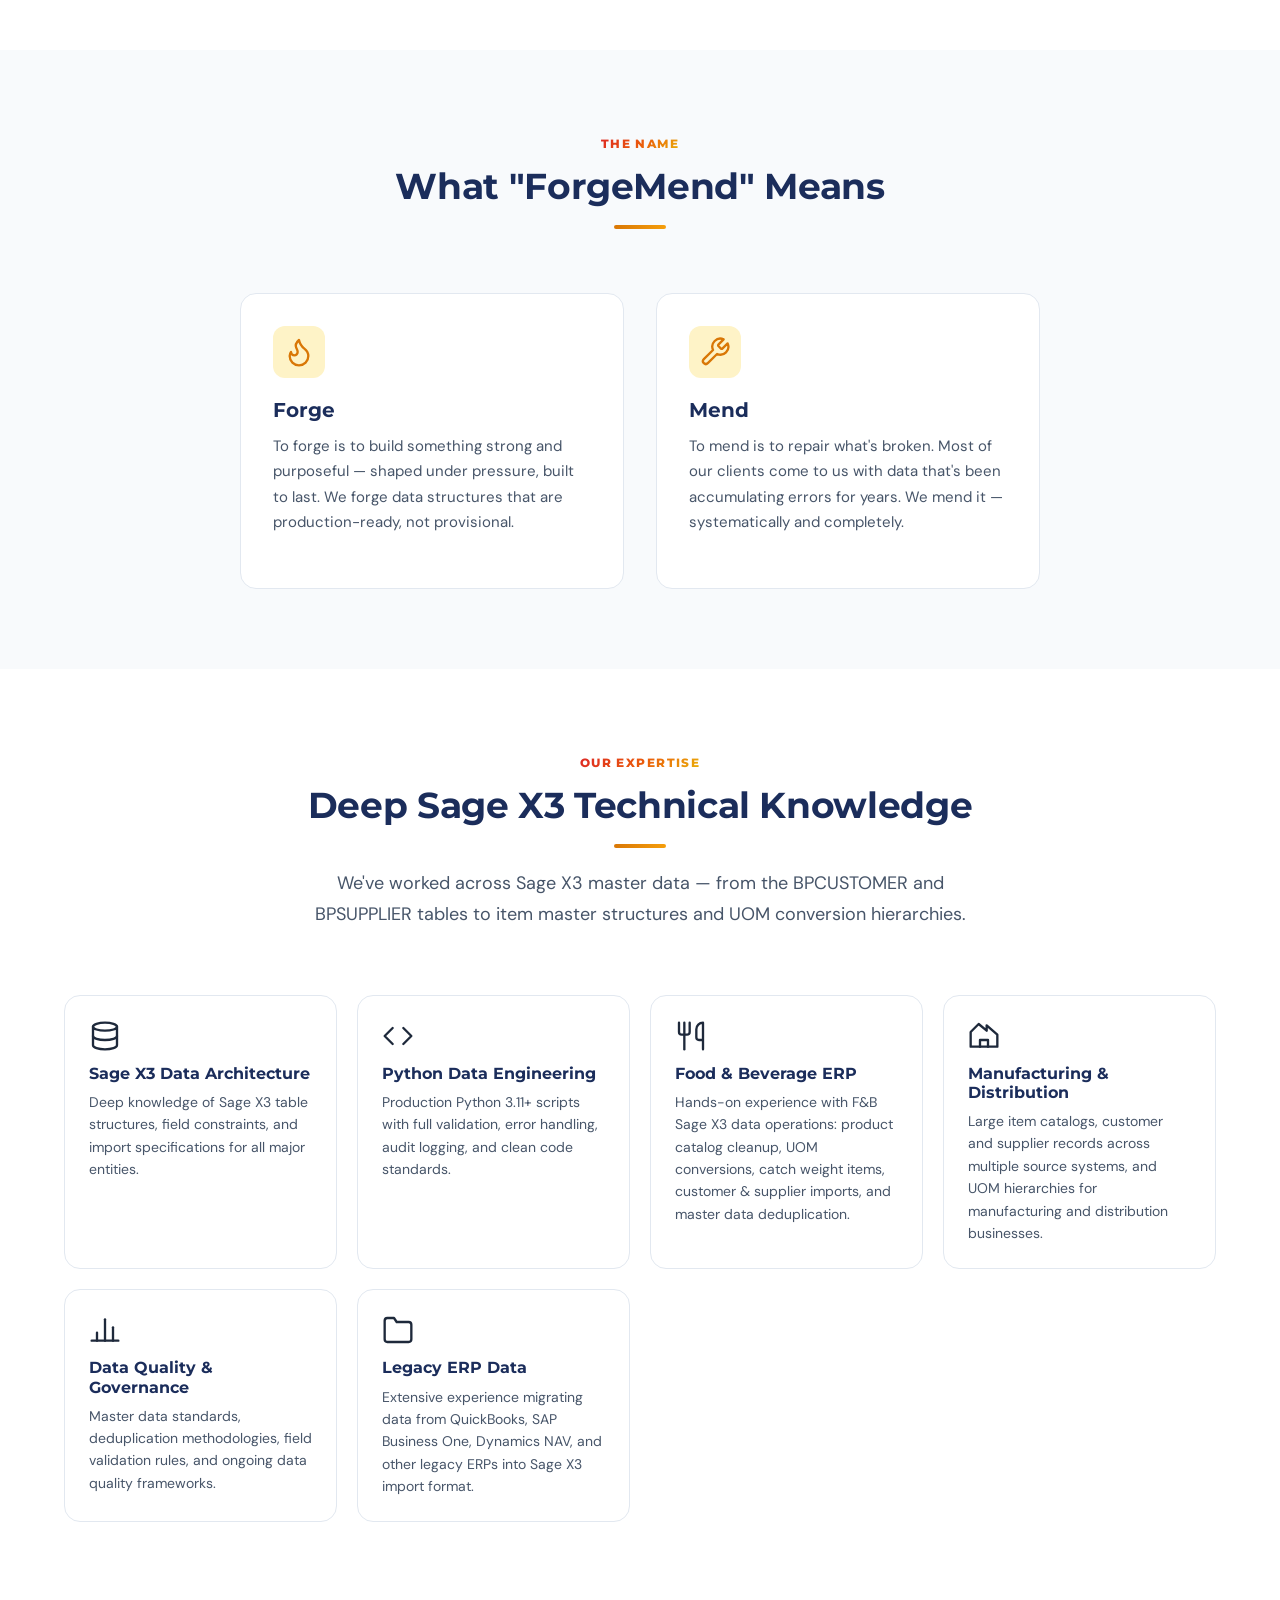
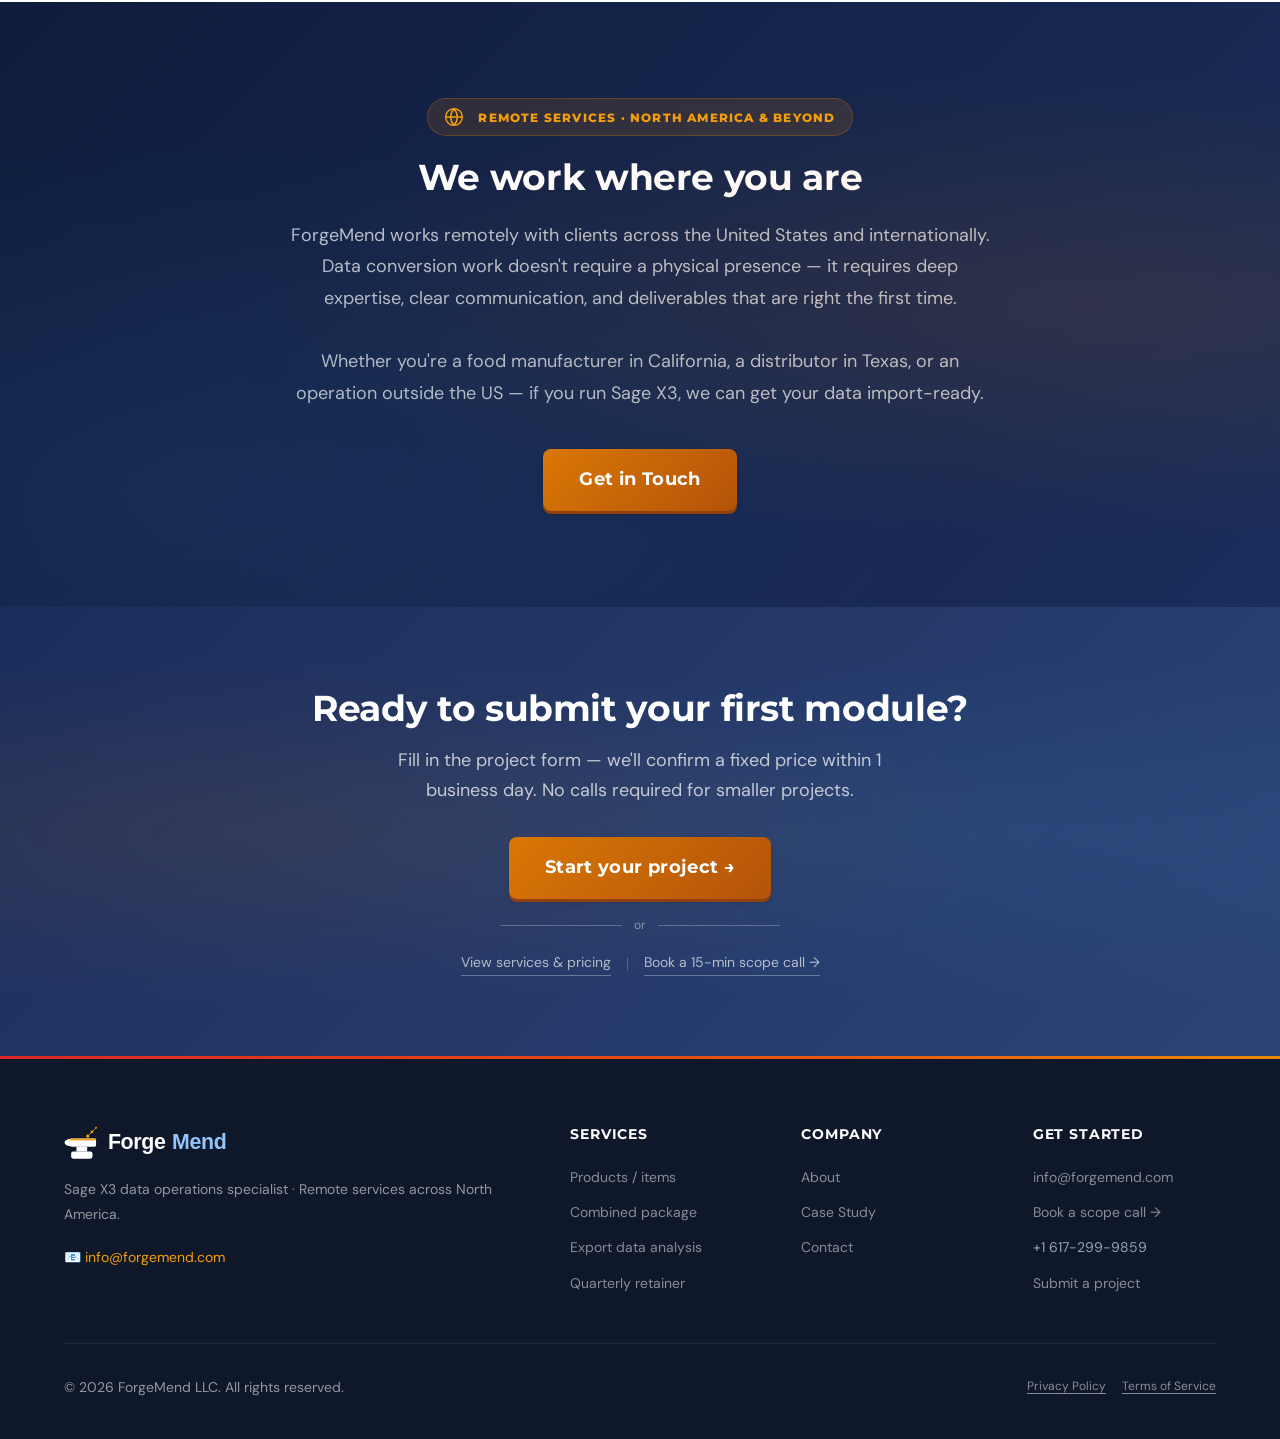
<file: website/about.html>
﻿<!DOCTYPE html>
<html lang="en">
<head>
  <meta charset="UTF-8" />
  <meta name="viewport" content="width=device-width, initial-scale=1.0" />

  <title>About ForgeMend — Sage X3 Data Migration &amp; Cleanup Specialist | North America</title>
  <meta name="description" content="ForgeMend delivers fixed-fee Sage X3 data migration and cleanup — products, customers, and suppliers. 5+ years of hands-on Sage X3 data operations experience in food &amp; beverage and manufacturing." />
  <meta name="keywords" content="ForgeMend about, Sage X3 consultant, ERP data specialist, food beverage ERP consulting, about ForgeMend" />
  <link rel="canonical" href="https://forgemend.com/about.html" />

  <meta property="og:type"        content="website" />
  <meta property="og:url"         content="https://forgemend.com/about.html" />
  <meta property="og:title"       content="About ForgeMend — Sage X3 Data Operations Specialist" />
  <meta property="og:description" content="5+ years of Sage X3 data operations experience in food &amp; beverage and manufacturing. We deliver clean, import-ready files." />
  <meta name="twitter:card"        content="summary_large_image" />
  <meta name="twitter:title"       content="About ForgeMend — Sage X3 Data Operations Specialist" />
  <meta name="twitter:description" content="5+ years of Sage X3 data operations experience in food &amp; beverage and manufacturing. We deliver clean, import-ready files." />
  <meta name="twitter:image"       content="https://forgemend.com/assets/og-image.png" />
  <meta property="og:image"       content="https://forgemend.com/assets/og-image.png" />

  <link rel="icon" type="image/x-icon" href="/favicon.ico">
  <link rel="icon" type="image/png" sizes="16x16" href="/favicon-16x16.png">
  <link rel="icon" type="image/png" sizes="32x32" href="/favicon-32x32.png">
  <link rel="icon" type="image/png" sizes="96x96" href="/favicon-96x96.png">
  <link rel="icon" href="/favicon.svg" type="image/svg+xml">
  <link rel="apple-touch-icon" sizes="180x180" href="/apple-touch-icon.png">
  <link rel="manifest" href="/site.webmanifest">
  <meta name="apple-mobile-web-app-title" content="ForgeMend">
  <meta name="application-name" content="ForgeMend">
  <link rel="preconnect" href="https://fonts.googleapis.com" />
  <link rel="preconnect" href="https://fonts.gstatic.com" crossorigin />
  <link rel="stylesheet" href="https://fonts.googleapis.com/css2?family=DM+Sans:ital,opsz,wght@0,9..40,300;0,9..40,400;0,9..40,500;0,9..40,600;0,9..40,700;1,9..40,400&family=DM+Mono:wght@400;500&family=Montserrat:wght@600;700;800;900&display=swap" />
  <link rel="stylesheet" href="css/main.css" />

  <script type="application/ld+json">
  {
    "@context": "https://schema.org",
    "@type": "BreadcrumbList",
    "itemListElement": [
      {
        "@type": "ListItem",
        "position": 1,
        "name": "Home",
        "item": "https://forgemend.com"
      },
      {
        "@type": "ListItem",
        "position": 2,
        "name": "About",
        "item": "https://forgemend.com/about.html"
      }
    ]
  }
  </script>

  <!-- Google tag (gtag.js) -->
  <script async src="https://www.googletagmanager.com/gtag/js?id=G-L8FBBSLNZ6"></script>
  <script>
    window.dataLayer = window.dataLayer || [];
    function gtag(){dataLayer.push(arguments);}
    gtag('js', new Date());

    gtag('config', 'G-L8FBBSLNZ6');
  </script>
</head>
<body>

  <!-- NAVIGATION -->
  <header>
    <nav class="nav" role="navigation" aria-label="Main navigation">
      <div class="nav-inner">
        <a href="index.html" class="nav-logo" aria-label="ForgeMend home">
          <img src="assets/logo/forgemend_logo_v2_dark.svg" alt="ForgeMend" class="nav-logo-img" width="160" height="42" />
        </a>
        <ul class="nav-links" role="list">
          <li><a href="index.html"        class="nav-link">Home</a></li>
          <li><a href="services.html"    class="nav-link">Services</a></li>
          <li><a href="case-studies/"    class="nav-link">Case Study</a></li>
          <li><a href="about.html"       class="nav-link active">About</a></li>
          <li><a href="contact.html"     class="nav-cta">Contact Us</a></li>
        </ul>
        <button class="nav-hamburger" aria-label="Toggle menu" aria-expanded="false" aria-controls="mobile-nav">
          <span></span><span></span><span></span>
        </button>
      </div>
    </nav>
    <nav class="nav-mobile" id="mobile-nav" aria-label="Mobile navigation">
      <a href="index.html"     class="nav-link">Home</a>
      <a href="services.html"  class="nav-link">Services</a>
      <a href="case-studies/"  class="nav-link">Case Study</a>
      <a href="about.html"     class="nav-link">About</a>
      <a href="contact.html"   class="nav-cta btn">Contact Us</a>
    </nav>
  </header>

  <main>
    <!-- PAGE HEADER -->
    <section class="page-header">
      <div class="container">
        <div class="page-header-content">
          <span class="eyebrow" style="color:var(--c-amber-light)">Our Story</span>
          <h1>About ForgeMend</h1>
          <p>We deliver clean, import-ready CSV files for Sage X3. Remote services across North America and beyond.</p>
        </div>
      </div>
    </section>

    <!-- STORY / INTRO -->
    <section class="section" aria-labelledby="story-heading">
      <div class="container">
        <div class="about-intro">
          <div class="about-content">
            <h2 id="story-heading">
              We take messy ERP data and make it import-ready for Sage X3
            </h2>

            <div class="about-stats-row">
              <div class="about-stat">
                <div class="about-stat-value">5+</div>
                <div class="about-stat-label">Years Sage X3 hands-on</div>
              </div>
              <div class="about-stat">
                <div class="about-stat-value">F&amp;B</div>
                <div class="about-stat-label">Primary industry depth</div>
              </div>
              <div class="about-stat">
                <div class="about-stat-value">UOM</div>
                <div class="about-stat-label">Core specialization</div>
              </div>
            </div>

            <p class="lead">Most Sage X3 projects hit the same wall: the data from the old system doesn't match what Sage X3 expects. Fields are in the wrong format. UOM codes don't align. Duplicate records are everywhere. Import files fail validation.</p>

            <p>ForgeMend was built to solve exactly that problem. We take your old ERP exports — whatever format they're in — and your <a href="/services">Sage X3 import templates</a>, and we deliver validated CSV files that are mapped to your exact environment and ready to import.</p>

            <p>We deliver files, not consulting engagements. That focus means every project is the same disciplined process: map the fields, fix the data, validate the output, and hand it over with a clear import guide.</p>

            <p>Hands-on Sage X3 data operations experience in food &amp; beverage and manufacturing environments. Strong background in product, customer, and supplier master data — including complex UOM conversions, field mapping, deduplication, and cleanup across legacy ERP systems including QuickBooks, SAP Business One, and Dynamics NAV.</p>
          </div>

          <div class="founder-note">
            <div class="founder-note-mark">&ldquo;</div>
            <p>ForgeMend is new. What isn't new is the experience behind it — five-plus years of Sage X3 data operations work in the exact environments we serve. The case study on this site reflects that work. We're currently accepting founding clients at a preferred rate, and every engagement becomes a reference we can use going forward.</p>
            <div class="founder-note-attribution">— The ForgeMend team</div>
          </div>

          <div class="values-list">
            <div class="value-item fade-up">
              <div class="value-icon"><svg xmlns="http://www.w3.org/2000/svg" width="28" height="28" viewBox="0 0 24 24" fill="none" stroke="currentColor" stroke-width="1.75" stroke-linecap="round" stroke-linejoin="round" aria-hidden="true"><circle cx="12" cy="12" r="10"/><circle cx="12" cy="12" r="6"/><circle cx="12" cy="12" r="2"/></svg></div>
              <div>
                <h4>Precision Over Speed</h4>
                <p>We don't rush imports. Every deliverable is validated, logged, and reviewed before it reaches you.</p>
              </div>
            </div>
            <div class="value-item fade-up">
              <div class="value-icon"><svg xmlns="http://www.w3.org/2000/svg" width="28" height="28" viewBox="0 0 24 24" fill="none" stroke="currentColor" stroke-width="1.75" stroke-linecap="round" stroke-linejoin="round" aria-hidden="true"><path d="M1 12s4-8 11-8 11 8 11 8-4 8-11 8-11-8-11-8z"/><circle cx="12" cy="12" r="3"/></svg></div>
              <div>
                <h4>Full Transparency</h4>
                <p>Every data transformation is documented. You know exactly what changed, why, and what was flagged.</p>
              </div>
            </div>
            <div class="value-item fade-up">
              <div class="value-icon"><svg xmlns="http://www.w3.org/2000/svg" width="28" height="28" viewBox="0 0 24 24" fill="none" stroke="currentColor" stroke-width="1.75" stroke-linecap="round" stroke-linejoin="round" aria-hidden="true"><path d="M14.7 6.3a1 1 0 0 0 0 1.4l1.6 1.6a1 1 0 0 0 1.4 0l3.77-3.77a6 6 0 0 1-7.94 7.94l-6.91 6.91a2.12 2.12 0 0 1-3-3l6.91-6.91a6 6 0 0 1 7.94-7.94l-3.76 3.76z"/></svg></div>
              <div>
                <h4>Production-Ready Deliverables</h4>
                <p>We don't hand you a half-built script. Everything we deliver is commented, versioned, and rerunnable.</p>
              </div>
            </div>
            <div class="value-item fade-up">
              <div class="value-icon"><svg xmlns="http://www.w3.org/2000/svg" width="28" height="28" viewBox="0 0 24 24" fill="none" stroke="currentColor" stroke-width="1.75" stroke-linecap="round" stroke-linejoin="round" aria-hidden="true"><path d="M17 21v-2a4 4 0 0 0-4-4H5a4 4 0 0 0-4 4v2"/><circle cx="9" cy="7" r="4"/><path d="M23 21v-2a4 4 0 0 0-3-3.87"/><path d="M16 3.13a4 4 0 0 1 0 7.75"/></svg></div>
              <div>
                <h4>Direct Expertise</h4>
                <p>You work with Sage X3 specialists — not a junior resource reading from a playbook for the first time.</p>
              </div>
            </div>
          </div>
        </div>
      </div>
    </section>

    <!-- WHAT FORGEMEND MEANS -->
    <section class="section section--gray" aria-labelledby="name-heading">
      <div class="container">
        <div class="section-header">
          <span class="eyebrow">The Name</span>
          <h2 id="name-heading">What "ForgeMend" Means</h2>
          <div class="divider"></div>
        </div>
        <div class="grid-2" style="max-width:800px; margin-inline:auto;">
          <div class="svc-card fade-up">
            <div class="svc-icon"><svg xmlns="http://www.w3.org/2000/svg" width="32" height="32" viewBox="0 0 24 24" fill="none" stroke="currentColor" stroke-width="1.75" stroke-linecap="round" stroke-linejoin="round" aria-hidden="true"><path d="M8.5 14.5A2.5 2.5 0 0 0 11 12c0-1.38-.5-2-1-3-1.072-2.143-.224-4.054 2-6 .5 2.5 2 4.9 4 6.5 2 1.6 3 3.5 3 5.5a7 7 0 1 1-14 0c0-1.153.433-2.294 1-3a2.5 2.5 0 0 0 2.5 2.5z"/></svg></div>
            <h3>Forge</h3>
            <p>To forge is to build something strong and purposeful — shaped under pressure, built to last. We forge data structures that are production-ready, not provisional.</p>
          </div>
          <div class="svc-card fade-up">
            <div class="svc-icon"><svg xmlns="http://www.w3.org/2000/svg" width="32" height="32" viewBox="0 0 24 24" fill="none" stroke="currentColor" stroke-width="1.75" stroke-linecap="round" stroke-linejoin="round" aria-hidden="true"><path d="M14.7 6.3a1 1 0 0 0 0 1.4l1.6 1.6a1 1 0 0 0 1.4 0l3.77-3.77a6 6 0 0 1-7.94 7.94l-6.91 6.91a2.12 2.12 0 0 1-3-3l6.91-6.91a6 6 0 0 1 7.94-7.94l-3.76 3.76z"/></svg></div>
            <h3>Mend</h3>
            <p>To mend is to repair what's broken. Most of our clients come to us with data that's been accumulating errors for years. We mend it — systematically and completely.</p>
          </div>
        </div>
      </div>
    </section>

    <!-- EXPERTISE -->
    <section class="section" id="expertise" aria-labelledby="expertise-heading">
      <div class="container">
        <div class="section-header">
          <span class="eyebrow">Our Expertise</span>
          <h2 id="expertise-heading">Deep Sage X3 Technical Knowledge</h2>
          <div class="divider"></div>
          <p>We've worked across Sage X3 master data — from the BPCUSTOMER and BPSUPPLIER tables to item master structures and UOM conversion hierarchies.</p>
        </div>

        <div class="expertise-grid">
          <div class="exp-tile fade-up">
            <div class="exp-tile-icon"><svg xmlns="http://www.w3.org/2000/svg" width="32" height="32" viewBox="0 0 24 24" fill="none" stroke="currentColor" stroke-width="1.75" stroke-linecap="round" stroke-linejoin="round" aria-hidden="true"><ellipse cx="12" cy="5" rx="9" ry="3"/><path d="M21 12c0 1.66-4 3-9 3s-9-1.34-9-3"/><path d="M3 5v14c0 1.66 4 3 9 3s9-1.34 9-3V5"/></svg></div>
            <h4>Sage X3 Data Architecture</h4>
            <p>Deep knowledge of Sage X3 table structures, field constraints, and import specifications for all major entities.</p>
          </div>
          <div class="exp-tile fade-up">
            <div class="exp-tile-icon"><svg xmlns="http://www.w3.org/2000/svg" width="32" height="32" viewBox="0 0 24 24" fill="none" stroke="currentColor" stroke-width="1.75" stroke-linecap="round" stroke-linejoin="round" aria-hidden="true"><polyline points="16 18 22 12 16 6"/><polyline points="8 6 2 12 8 18"/></svg></div>
            <h4>Python Data Engineering</h4>
            <p>Production Python 3.11+ scripts with full validation, error handling, audit logging, and clean code standards.</p>
          </div>
          <div class="exp-tile fade-up">
            <div class="exp-tile-icon"><svg xmlns="http://www.w3.org/2000/svg" width="32" height="32" viewBox="0 0 24 24" fill="none" stroke="currentColor" stroke-width="1.75" stroke-linecap="round" stroke-linejoin="round" aria-hidden="true"><path d="M3 2v7c0 1.1.9 2 2 2h4a2 2 0 0 0 2-2V2"/><path d="M7 2v20"/><path d="M21 15V2v0a5 5 0 0 0-5 5v6c0 1.1.9 2 2 2h3zm0 0v7"/></svg></div>
            <h4>Food &amp; Beverage ERP</h4>
            <p>Hands-on experience with F&amp;B Sage X3 data operations: product catalog cleanup, UOM conversions, catch weight items, customer &amp; supplier imports, and master data deduplication.</p>
          </div>
          <div class="exp-tile fade-up">
            <div class="exp-tile-icon"><svg xmlns="http://www.w3.org/2000/svg" width="32" height="32" viewBox="0 0 24 24" fill="none" stroke="currentColor" stroke-width="1.75" stroke-linecap="round" stroke-linejoin="round" aria-hidden="true"><path d="M2 20V9l6-6 6 5V4l8 7v9H2z"/><path d="M9 20v-5h6v5"/></svg></div>
            <h4>Manufacturing &amp; Distribution</h4>
            <p>Large item catalogs, customer and supplier records across multiple source systems, and UOM hierarchies for manufacturing and distribution businesses.</p>
          </div>
          <div class="exp-tile fade-up">
            <div class="exp-tile-icon"><svg xmlns="http://www.w3.org/2000/svg" width="32" height="32" viewBox="0 0 24 24" fill="none" stroke="currentColor" stroke-width="1.75" stroke-linecap="round" stroke-linejoin="round" aria-hidden="true"><line x1="18" y1="20" x2="18" y2="10"/><line x1="12" y1="20" x2="12" y2="4"/><line x1="6" y1="20" x2="6" y2="14"/><line x1="2" y1="20" x2="22" y2="20"/></svg></div>
            <h4>Data Quality &amp; Governance</h4>
            <p>Master data standards, deduplication methodologies, field validation rules, and ongoing data quality frameworks.</p>
          </div>
          <div class="exp-tile fade-up">
            <div class="exp-tile-icon"><svg xmlns="http://www.w3.org/2000/svg" width="32" height="32" viewBox="0 0 24 24" fill="none" stroke="currentColor" stroke-width="1.75" stroke-linecap="round" stroke-linejoin="round" aria-hidden="true"><path d="M22 19a2 2 0 0 1-2 2H4a2 2 0 0 1-2-2V5a2 2 0 0 1 2-2h5l2 3h9a2 2 0 0 1 2 2z"/></svg></div>
            <h4>Legacy ERP Data</h4>
            <p>Extensive experience migrating data from QuickBooks, SAP Business One, Dynamics NAV, and other legacy ERPs into Sage X3 import format.</p>
          </div>
        </div>
      </div>
    </section>

    <!-- HOW WE WORK / REACH -->
    <section class="fnb" aria-labelledby="reach-heading">
      <div class="container">
        <div style="max-width:720px; margin-inline:auto; text-align:center;">
          <div class="fnb-label" style="margin-inline:auto;"><svg style="vertical-align:middle; margin-right:6px;" xmlns="http://www.w3.org/2000/svg" width="20" height="20" viewBox="0 0 24 24" fill="none" stroke="currentColor" stroke-width="1.75" stroke-linecap="round" stroke-linejoin="round" aria-hidden="true"><circle cx="12" cy="12" r="10"/><line x1="2" y1="12" x2="22" y2="12"/><path d="M12 2a15.3 15.3 0 0 1 4 10 15.3 15.3 0 0 1-4 10 15.3 15.3 0 0 1-4-10 15.3 15.3 0 0 1 4-10z"/></svg> Remote Services · North America &amp; Beyond</div>
          <h2 id="reach-heading" style="color:var(--c-white);">We work where you are</h2>
          <p style="color:rgba(255,255,255,.72); font-size:var(--text-lg); line-height:1.75; margin-bottom:var(--s-8);">
            ForgeMend works remotely with clients across the United States and internationally.
            Data conversion work doesn't require a physical presence — it requires deep expertise, clear communication,
            and deliverables that are right the first time.
          </p>
          <p style="color:rgba(255,255,255,.72); font-size:var(--text-lg); line-height:1.75; margin-bottom:var(--s-10);">
            Whether you're a food manufacturer in California, a distributor in Texas, or an operation outside the US —
            if you run Sage X3, we can get your data import-ready.
          </p>
          <a href="contact.html" class="btn btn-primary btn-lg">Get in Touch</a>
        </div>
      </div>
    </section>

    <!-- CTA -->
    <section class="cta-band">
      <div class="container">
        <div class="cta-band-inner">
          <h2>Ready to submit your first module?</h2>
          <p>Fill in the project form — we'll confirm a fixed price within 1 business day. No calls required for smaller projects.</p>
          <div class="cta-actions">
            <a href="contact.html" class="btn btn-primary btn-lg">Start your project &rarr;</a>
            <div class="cta-or-divider">
              <span class="cta-or-line"></span>
              <span class="cta-or-text">or</span>
              <span class="cta-or-line"></span>
            </div>
            <div class="cta-secondary-links">
              <a href="services.html" class="cta-text-link">View services &amp; pricing</a>
              <span class="cta-pipe"></span>
              <a href="https://calendly.com/forgemend-info/15min" class="cta-text-link" target="_blank" rel="noopener noreferrer">Book a 15-min scope call &rarr;</a>
            </div>
          </div>
        </div>
      </div>
    </section>
  </main>

  <!-- FOOTER -->
  <footer class="footer">
    <div class="container">
      <div class="footer-grid">
        <div class="footer-brand">
          <a href="index.html" class="footer-logo">
            <img src="assets/logo/forgemend_logo_v2_white.svg" alt="ForgeMend" class="footer-logo-img" width="160" height="38" />
          </a>
          <p class="footer-tagline">Sage X3 data operations specialist · Remote services across North America.</p>
          <div class="footer-contact-links">
            <a href="mailto:info@forgemend.com" class="footer-contact-link">📧 info@forgemend.com</a>
          </div>
        </div>
        <div>
          <div class="footer-col-title">Services</div>
          <div class="footer-col-links">
            <a href="services.html#products">Products / items</a>
            <a href="services.html#combined">Combined package</a>
            <a href="services.html#export-analysis">Export data analysis</a>
            <a href="services.html#retainer">Quarterly retainer</a>
          </div>
        </div>
        <div>
          <div class="footer-col-title">Company</div>
          <div class="footer-col-links">
            <a href="about.html">About</a>
            <a href="case-studies/">Case Study</a>
            <a href="contact.html">Contact</a>
          </div>
        </div>
        <div>
          <div class="footer-col-title">Get Started</div>
          <div class="footer-col-links">
            <a href="mailto:info@forgemend.com">info@forgemend.com</a>
            <a href="https://calendly.com/forgemend-info/15min" target="_blank" rel="noopener noreferrer">Book a scope call &rarr;</a>
            <a href="tel:+16172999859" style="color:var(--c-gray-400); font-size:var(--text-sm);">+1 617-299-9859</a>
            <a href="contact.html">Submit a project</a>
          </div>
        </div>
      </div>
      <div class="footer-bottom">
        <span>&copy; 2026 ForgeMend LLC. All rights reserved.</span>
        <div class="footer-legal">
          <a href="/privacy.html">Privacy Policy</a>
          <a href="/terms.html">Terms of Service</a>
        </div>
      </div>
    </div>
  </footer>

  <script src="js/main.js" defer></script>
</body>
</html>
</file>
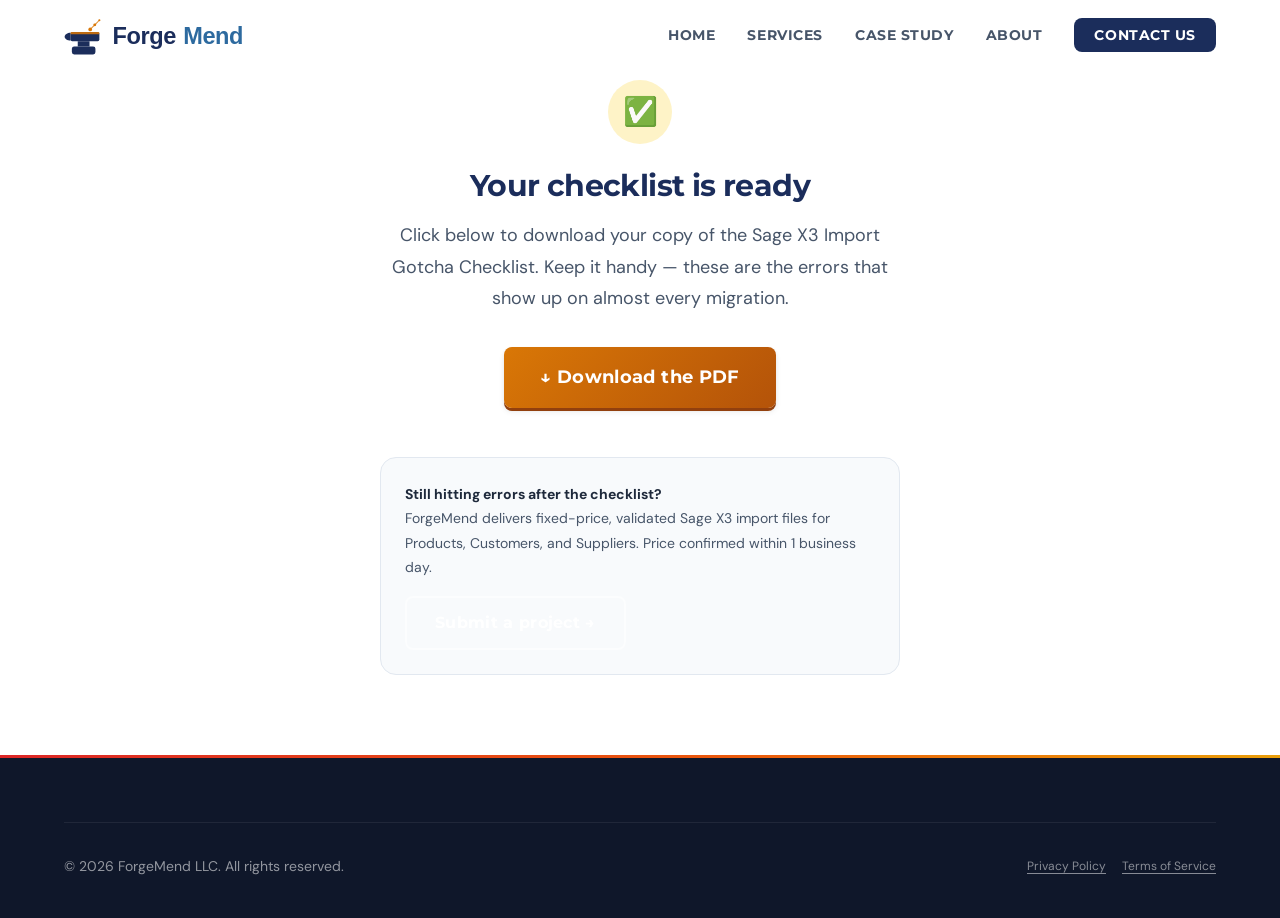
<file: website/checklist-thank-you.html>
﻿<!DOCTYPE html>
<html lang="en">
<head>
  <meta charset="UTF-8" />
  <meta name="viewport" content="width=device-width, initial-scale=1.0" />
  <title>Your Checklist Is Ready | ForgeMend</title>
  <meta name="robots" content="noindex" />
  <link rel="icon" type="image/x-icon" href="/favicon.ico">
  <link rel="icon" type="image/png" sizes="16x16" href="/favicon-16x16.png">
  <link rel="icon" type="image/png" sizes="32x32" href="/favicon-32x32.png">
  <link rel="icon" type="image/png" sizes="96x96" href="/favicon-96x96.png">
  <link rel="icon" href="/favicon.svg" type="image/svg+xml">
  <link rel="apple-touch-icon" sizes="180x180" href="/apple-touch-icon.png">
  <link rel="manifest" href="/site.webmanifest">
  <meta name="apple-mobile-web-app-title" content="ForgeMend">
  <meta name="application-name" content="ForgeMend">
  <link rel="preconnect" href="https://fonts.googleapis.com" />
  <link rel="preconnect" href="https://fonts.gstatic.com" crossorigin />
  <link rel="stylesheet" href="https://fonts.googleapis.com/css2?family=DM+Sans:ital,opsz,wght@0,9..40,300;0,9..40,400;0,9..40,500;0,9..40,600;0,9..40,700;1,9..40,400&family=DM+Mono:wght@400;500&family=Montserrat:wght@600;700;800;900&display=swap" />
  <link rel="stylesheet" href="css/main.css" />

  <!-- Google tag (gtag.js) -->
  <script async src="https://www.googletagmanager.com/gtag/js?id=G-L8FBBSLNZ6"></script>
  <script>
    window.dataLayer = window.dataLayer || [];
    function gtag(){dataLayer.push(arguments);}
    gtag('js', new Date());

    gtag('config', 'G-L8FBBSLNZ6');
  </script>
</head>
<body>

  <header>
    <nav class="nav" role="navigation" aria-label="Main navigation">
      <div class="nav-inner">
        <a href="index.html" class="nav-logo" aria-label="ForgeMend home">
          <img src="assets/logo/forgemend_logo_v2_dark.svg"
               alt="ForgeMend" class="nav-logo-img" width="160" height="42" />
        </a>
        <ul class="nav-links" role="list">
          <li><a href="index.html"     class="nav-link">Home</a></li>
          <li><a href="services.html"  class="nav-link">Services</a></li>
          <li><a href="case-studies/"  class="nav-link">Case Study</a></li>
          <li><a href="about.html"     class="nav-link">About</a></li>
          <li><a href="contact.html"   class="nav-cta">Contact Us</a></li>
        </ul>
        <button class="nav-hamburger" aria-label="Toggle menu"
                aria-expanded="false" aria-controls="mobile-nav">
          <span></span><span></span><span></span>
        </button>
      </div>
    </nav>
    <nav class="nav-mobile" id="mobile-nav" aria-label="Mobile navigation">
      <a href="index.html"    class="nav-link">Home</a>
      <a href="services.html" class="nav-link">Services</a>
      <a href="case-studies/" class="nav-link">Case Study</a>
      <a href="about.html"    class="nav-link">About</a>
      <a href="contact.html"  class="nav-cta btn">Contact Us</a>
    </nav>
  </header>

  <main>
    <section class="section">
      <div class="container">
        <div style="max-width:520px; margin-inline:auto; text-align:center;">

          <div style="width:64px; height:64px; border-radius:50%;
               background:var(--c-amber-pale); display:flex;
               align-items:center; justify-content:center;
               margin:0 auto var(--s-6); font-size:1.75rem;">✅</div>

          <h1 style="font-size:var(--text-3xl); margin-bottom:var(--s-4);">
            Your checklist is ready
          </h1>
          <p style="color:var(--c-gray-600); font-size:var(--text-lg);
             line-height:1.75; margin-bottom:var(--s-8);">
            Click below to download your copy of the Sage X3 Import Gotcha
            Checklist. Keep it handy — these are the errors that show up on
            almost every migration.
          </p>

          <a href="assets/forgemend-x3-checklist.pdf"
             download="ForgeMend_Sage_X3_Import_Checklist.pdf"
             class="btn btn-primary btn-lg"
             style="display:inline-block; margin-bottom:var(--s-10);">
            &#8595; Download the PDF
          </a>

          <div style="padding:var(--s-6); background:var(--c-gray-50);
               border-radius:var(--r-xl); border:1px solid var(--c-gray-200);
               text-align:left;">
            <p style="font-size:var(--text-sm); color:var(--c-gray-600);
               margin-bottom:var(--s-4); line-height:1.75;">
              <strong style="color:var(--c-gray-800);">
                Still hitting errors after the checklist?
              </strong><br>
              ForgeMend delivers fixed-price, validated Sage X3 import files
              for Products, Customers, and Suppliers. Price confirmed within
              1 business day.
            </p>
            <a href="contact.html" class="btn btn-secondary">
              Submit a project &rarr;
            </a>
          </div>

        </div>
      </div>
    </section>
  </main>

  <footer class="footer">
    <div class="container">
      <div class="footer-bottom">
        <span>&copy; 2026 ForgeMend LLC. All rights reserved.</span>
        <div class="footer-legal">
          <a href="/privacy.html">Privacy Policy</a>
          <a href="/terms.html">Terms of Service</a>
        </div>
      </div>
    </div>
  </footer>

  <script src="js/main.js" defer></script>
</body>
</html>
</file>
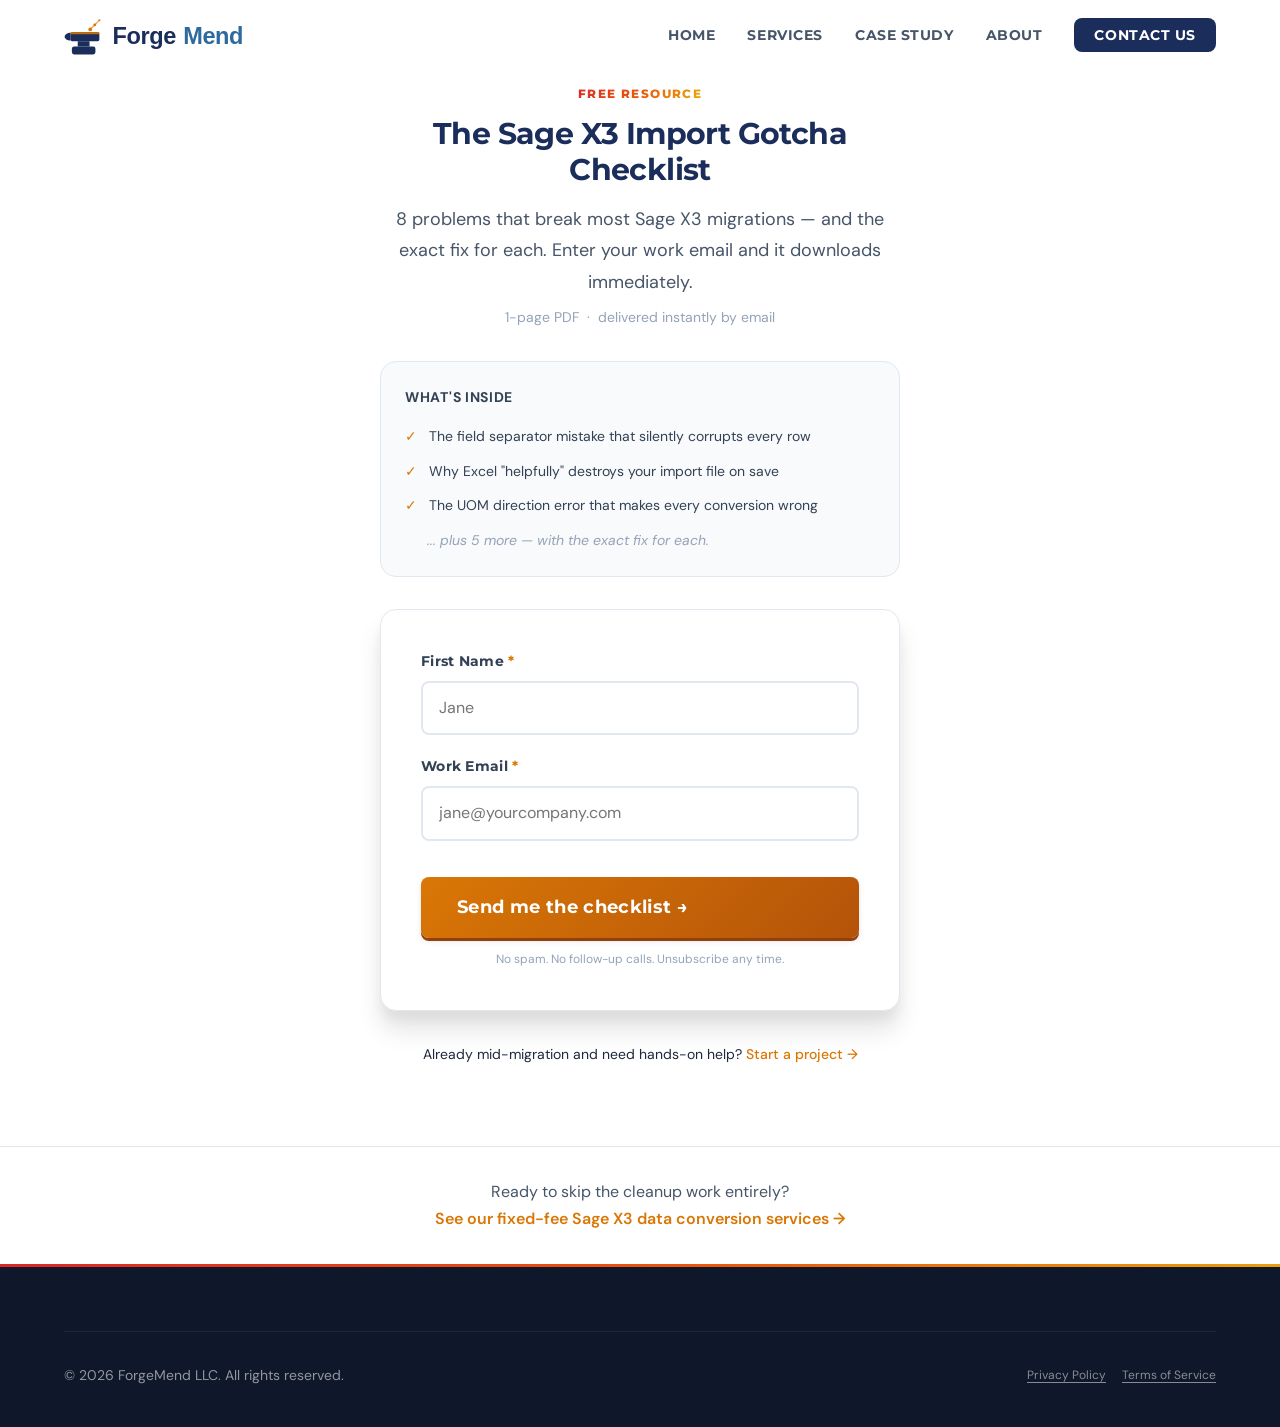
<file: website/checklist.html>
﻿<!DOCTYPE html>
<html lang="en">
<head>
  <meta charset="UTF-8" />
  <meta name="viewport" content="width=device-width, initial-scale=1.0" />
  <title>Free Sage X3 Import Gotcha Checklist — UOM Errors, Field Mapping &amp; Silent Failures | ForgeMend</title>
  <meta name="description" content="Download the free Sage X3 import checklist. 8 problems that break most Sage X3 data migrations — field separators, UOM direction errors, Excel corruption, silent failures — and the exact fix for each." />
  <meta name="robots" content="index, follow" />
  <meta property="og:title"       content="Free Sage X3 Import Gotcha Checklist | ForgeMend" />
  <meta property="og:description" content="8 problems that break most Sage X3 migrations — and the exact fix for each. Free 1-page PDF." />
  <meta property="og:image"       content="https://forgemend.com/assets/og-image.png" />
  <meta name="twitter:card"        content="summary_large_image" />
  <meta name="twitter:title"       content="Free Sage X3 Import Gotcha Checklist | ForgeMend" />
  <meta name="twitter:description" content="8 problems that break most Sage X3 migrations — and the exact fix for each. Free 1-page PDF." />
  <meta name="twitter:image"       content="https://forgemend.com/assets/og-image.png" />
  <link rel="icon" type="image/x-icon" href="/favicon.ico">
  <link rel="icon" type="image/png" sizes="16x16" href="/favicon-16x16.png">
  <link rel="icon" type="image/png" sizes="32x32" href="/favicon-32x32.png">
  <link rel="icon" type="image/png" sizes="96x96" href="/favicon-96x96.png">
  <link rel="icon" href="/favicon.svg" type="image/svg+xml">
  <link rel="apple-touch-icon" sizes="180x180" href="/apple-touch-icon.png">
  <link rel="manifest" href="/site.webmanifest">
  <meta name="apple-mobile-web-app-title" content="ForgeMend">
  <meta name="application-name" content="ForgeMend">
  <link rel="preconnect" href="https://fonts.googleapis.com" />
  <link rel="preconnect" href="https://fonts.gstatic.com" crossorigin />
  <link rel="stylesheet" href="https://fonts.googleapis.com/css2?family=DM+Sans:ital,opsz,wght@0,9..40,300;0,9..40,400;0,9..40,500;0,9..40,600;0,9..40,700;1,9..40,400&family=DM+Mono:wght@400;500&family=Montserrat:wght@600;700;800;900&display=swap" />
  <link rel="stylesheet" href="css/main.css" />

  <script type="application/ld+json">
  {
    "@context": "https://schema.org",
    "@type": "BreadcrumbList",
    "itemListElement": [
      {
        "@type": "ListItem",
        "position": 1,
        "name": "Home",
        "item": "https://forgemend.com"
      },
      {
        "@type": "ListItem",
        "position": 2,
        "name": "Checklist",
        "item": "https://forgemend.com/checklist.html"
      }
    ]
  }
  </script>

  <!-- Google tag (gtag.js) -->
  <script async src="https://www.googletagmanager.com/gtag/js?id=G-L8FBBSLNZ6"></script>
  <script>
    window.dataLayer = window.dataLayer || [];
    function gtag(){dataLayer.push(arguments);}
    gtag('js', new Date());

    gtag('config', 'G-L8FBBSLNZ6');
  </script>
</head>
<body>

  <header>
    <nav class="nav" role="navigation" aria-label="Main navigation">
      <div class="nav-inner">
        <a href="index.html" class="nav-logo" aria-label="ForgeMend home">
          <img src="assets/logo/forgemend_logo_v2_dark.svg"
               alt="ForgeMend" class="nav-logo-img" width="160" height="42" />
        </a>
        <ul class="nav-links" role="list">
          <li><a href="index.html"     class="nav-link">Home</a></li>
          <li><a href="services.html"  class="nav-link">Services</a></li>
          <li><a href="case-studies/"  class="nav-link">Case Study</a></li>
          <li><a href="about.html"     class="nav-link">About</a></li>
          <li><a href="contact.html"   class="nav-cta">Contact Us</a></li>
        </ul>
        <button class="nav-hamburger" aria-label="Toggle menu"
                aria-expanded="false" aria-controls="mobile-nav">
          <span></span><span></span><span></span>
        </button>
      </div>
    </nav>
    <nav class="nav-mobile" id="mobile-nav" aria-label="Mobile navigation">
      <a href="index.html"    class="nav-link">Home</a>
      <a href="services.html" class="nav-link">Services</a>
      <a href="case-studies/" class="nav-link">Case Study</a>
      <a href="about.html"    class="nav-link">About</a>
      <a href="contact.html"  class="nav-cta btn">Contact Us</a>
    </nav>
  </header>

  <main>
    <section class="section">
      <div class="container">
        <div style="max-width:520px; margin-inline:auto; text-align:center;">

          <span class="eyebrow">Free Resource</span>
          <h1 style="font-size:var(--text-3xl); margin-bottom:var(--s-4);">
            The Sage X3 Import Gotcha Checklist
          </h1>
          <p style="color:var(--c-gray-600); font-size:var(--text-lg);
             line-height:1.75; margin-bottom:var(--s-2);">
            8 problems that break most Sage X3 migrations — and the exact
            fix for each. Enter your work email and it downloads immediately.
          </p>
          <p style="color:var(--c-gray-400); font-size:var(--text-sm); margin-bottom:var(--s-8);">1-page PDF &nbsp;·&nbsp; delivered instantly by email</p>

          <!-- Teaser preview -->
          <div style="text-align:left; background:var(--c-gray-50); border:1px solid var(--c-gray-200); border-radius:var(--r-xl); padding:var(--s-6); margin-bottom:var(--s-8);">
            <div style="font-weight:700; font-size:var(--text-sm); color:var(--c-gray-700); margin-bottom:var(--s-4); text-transform:uppercase; letter-spacing:.05em;">What's inside</div>
            <div style="display:flex; flex-direction:column; gap:var(--s-3);">
              <div style="display:flex; align-items:flex-start; gap:var(--s-3); color:var(--c-gray-700); font-size:var(--text-sm); line-height:1.6;"><span style="color:var(--c-amber); font-weight:700; flex-shrink:0;">✓</span> The field separator mistake that silently corrupts every row</div>
              <div style="display:flex; align-items:flex-start; gap:var(--s-3); color:var(--c-gray-700); font-size:var(--text-sm); line-height:1.6;"><span style="color:var(--c-amber); font-weight:700; flex-shrink:0;">✓</span> Why Excel "helpfully" destroys your import file on save</div>
              <div style="display:flex; align-items:flex-start; gap:var(--s-3); color:var(--c-gray-700); font-size:var(--text-sm); line-height:1.6;"><span style="color:var(--c-amber); font-weight:700; flex-shrink:0;">✓</span> The UOM direction error that makes every conversion wrong</div>
              <div style="color:var(--c-gray-400); font-size:var(--text-sm); padding-left:calc(var(--s-3) + 1ch); font-style:italic;">... plus 5 more — with the exact fix for each.</div>
            </div>
          </div>

          <div class="contact-form-wrap" style="text-align:left;">
            <form
              name="checklist-download"
              method="POST"
              data-netlify="true"
              netlify-honeypot="bot-field"
              action="/checklist-thank-you.html"
            >
              <input type="hidden" name="form-name" value="checklist-download" />
              <p style="display:none;">
                <label>Don't fill this: <input name="bot-field" /></label>
              </p>

              <div class="form-group">
                <label class="form-label" for="cl-name">
                  First Name <span class="req">*</span>
                </label>
                <input class="form-input" type="text" id="cl-name"
                  name="first_name" required placeholder="Jane" />
              </div>

              <div class="form-group">
                <label class="form-label" for="cl-email">
                  Work Email <span class="req">*</span>
                </label>
                <input class="form-input" type="email" id="cl-email"
                  name="email" required placeholder="jane@yourcompany.com" />
              </div>

              <button type="submit" class="btn btn-primary btn-lg"
                style="width:100%; margin-top:var(--s-4);">
                Send me the checklist &rarr;
              </button>

              <p style="margin-top:var(--s-3); font-size:var(--text-xs);
                 color:var(--c-gray-400); text-align:center;">
                No spam. No follow-up calls. Unsubscribe any time.
              </p>
            </form>
          </div>

          <p style="margin-top:var(--s-8); font-size:var(--text-sm); color:var(--c-gray-500);">
            Already mid-migration and need hands-on help?
            <a href="contact.html" style="color:var(--c-amber); font-weight:500;">Start a project &rarr;</a>
          </p>

        </div>
      </div>
    </section>
  </main>

  <div style="text-align:center; padding:var(--s-8) var(--s-4); border-top:1px solid var(--c-gray-200);">
    <p style="color:var(--c-gray-600); font-size:var(--text-base);">
      Ready to skip the cleanup work entirely?<br>
      <a href="/services" style="color:var(--c-amber); font-weight:600;">See our fixed-fee Sage X3 data conversion services &rarr;</a>
    </p>
  </div>

  <footer class="footer">
    <div class="container">
      <div class="footer-bottom">
        <span>&copy; 2026 ForgeMend LLC. All rights reserved.</span>
        <div class="footer-legal">
          <a href="/privacy.html">Privacy Policy</a>
          <a href="/terms.html">Terms of Service</a>
        </div>
      </div>
    </div>
  </footer>

  <script src="js/main.js" defer></script>
</body>
</html>
</file>
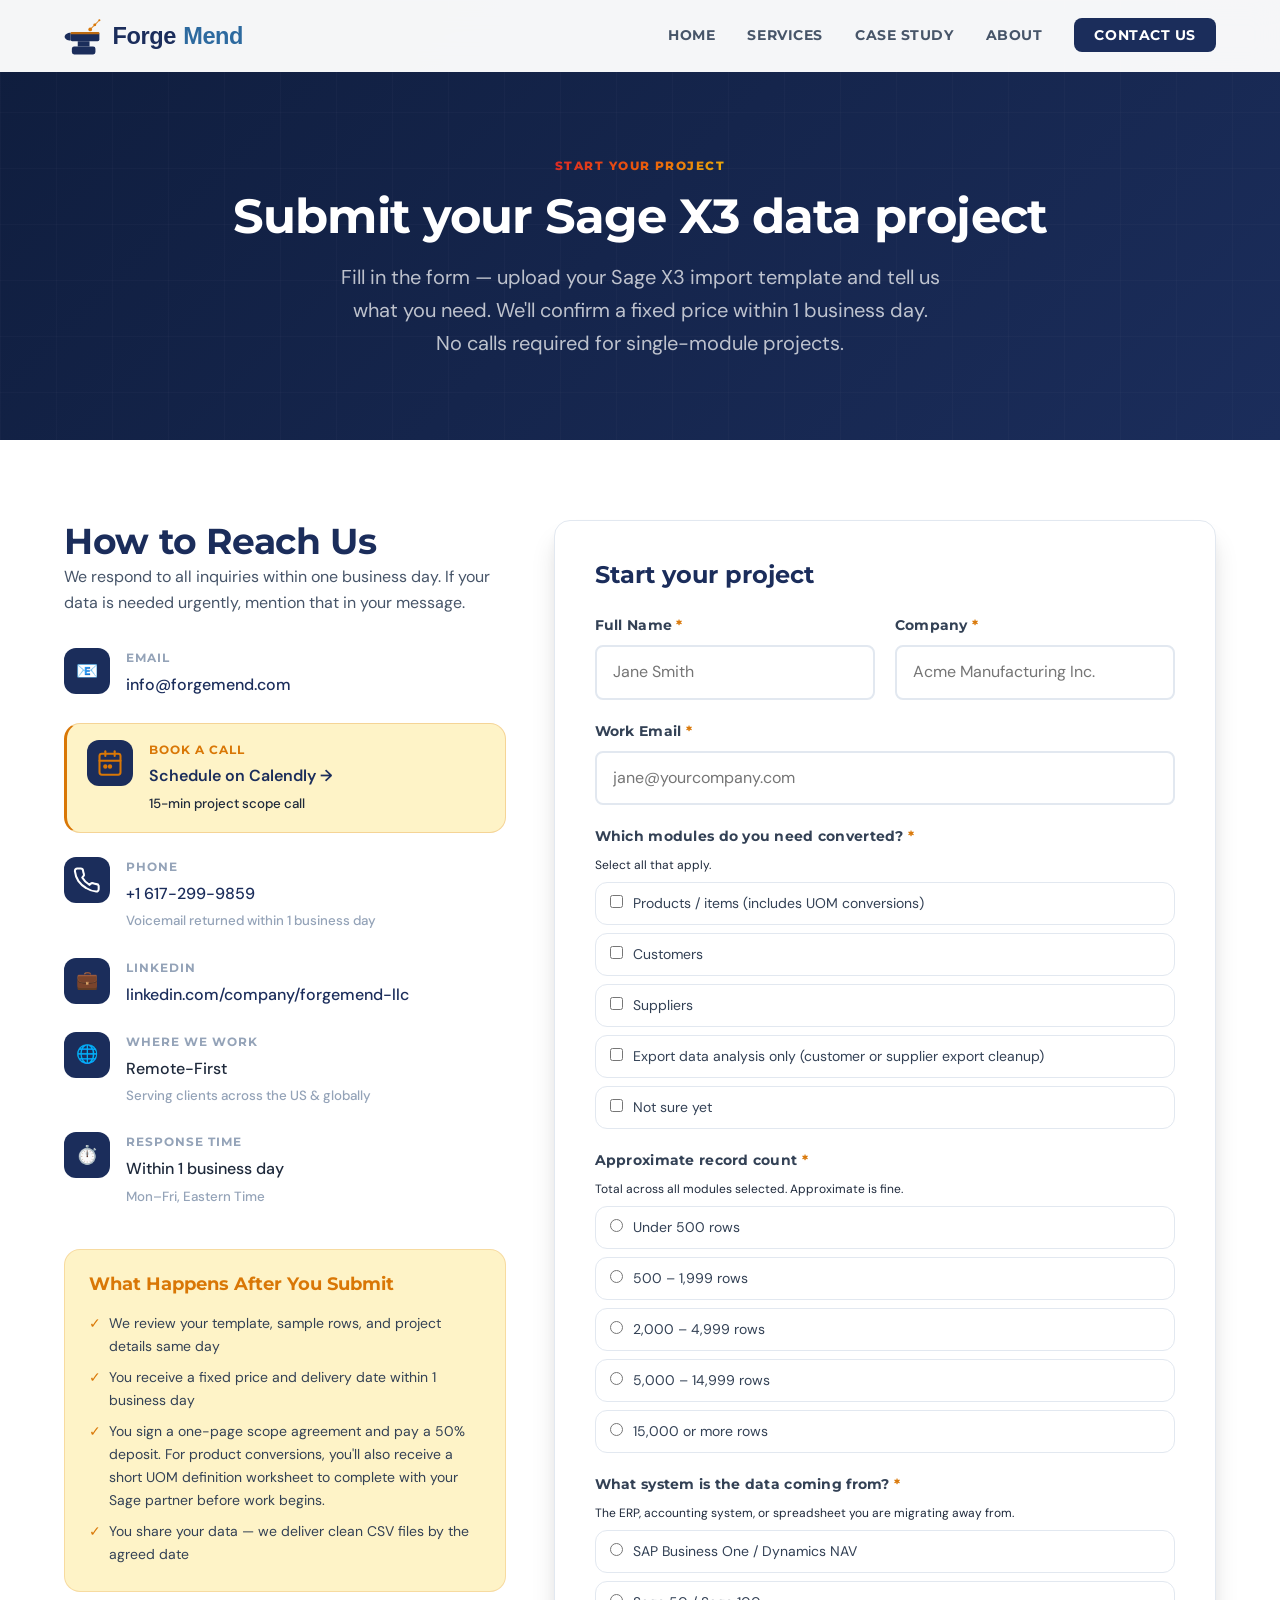
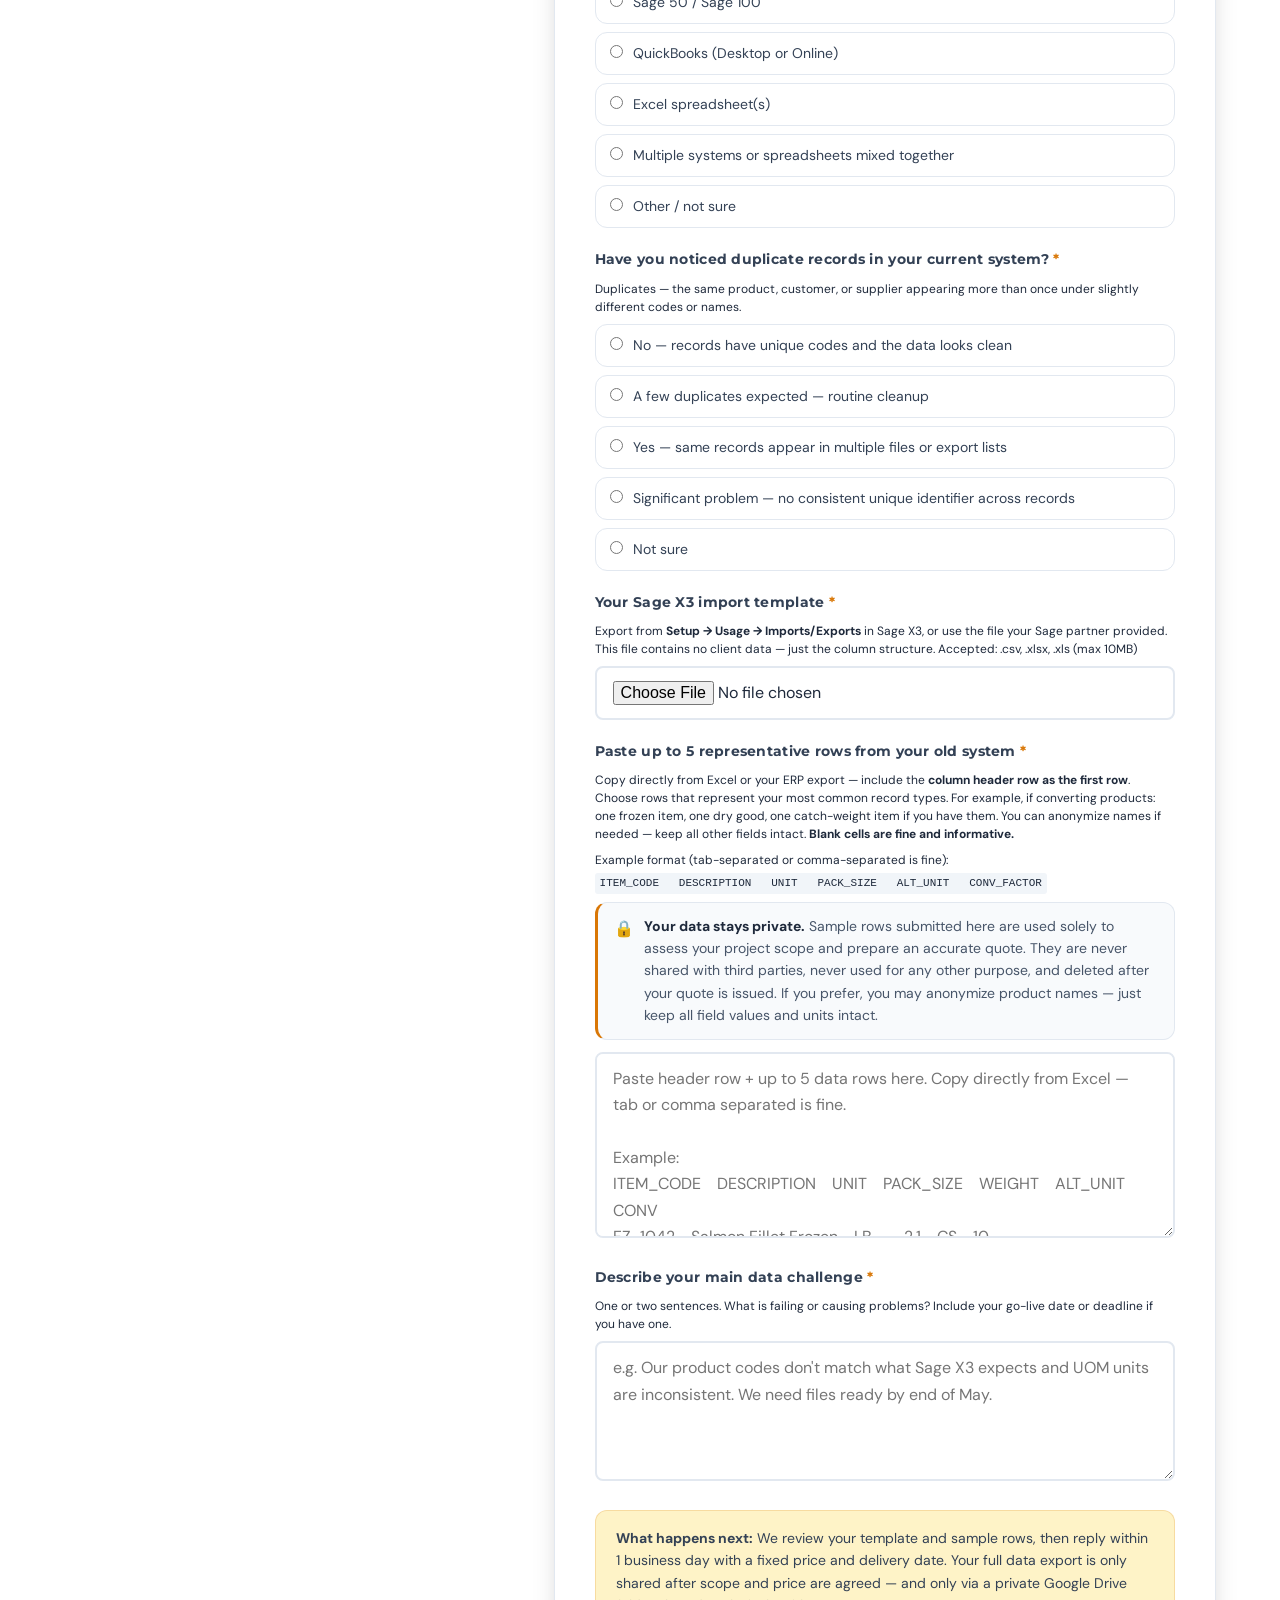
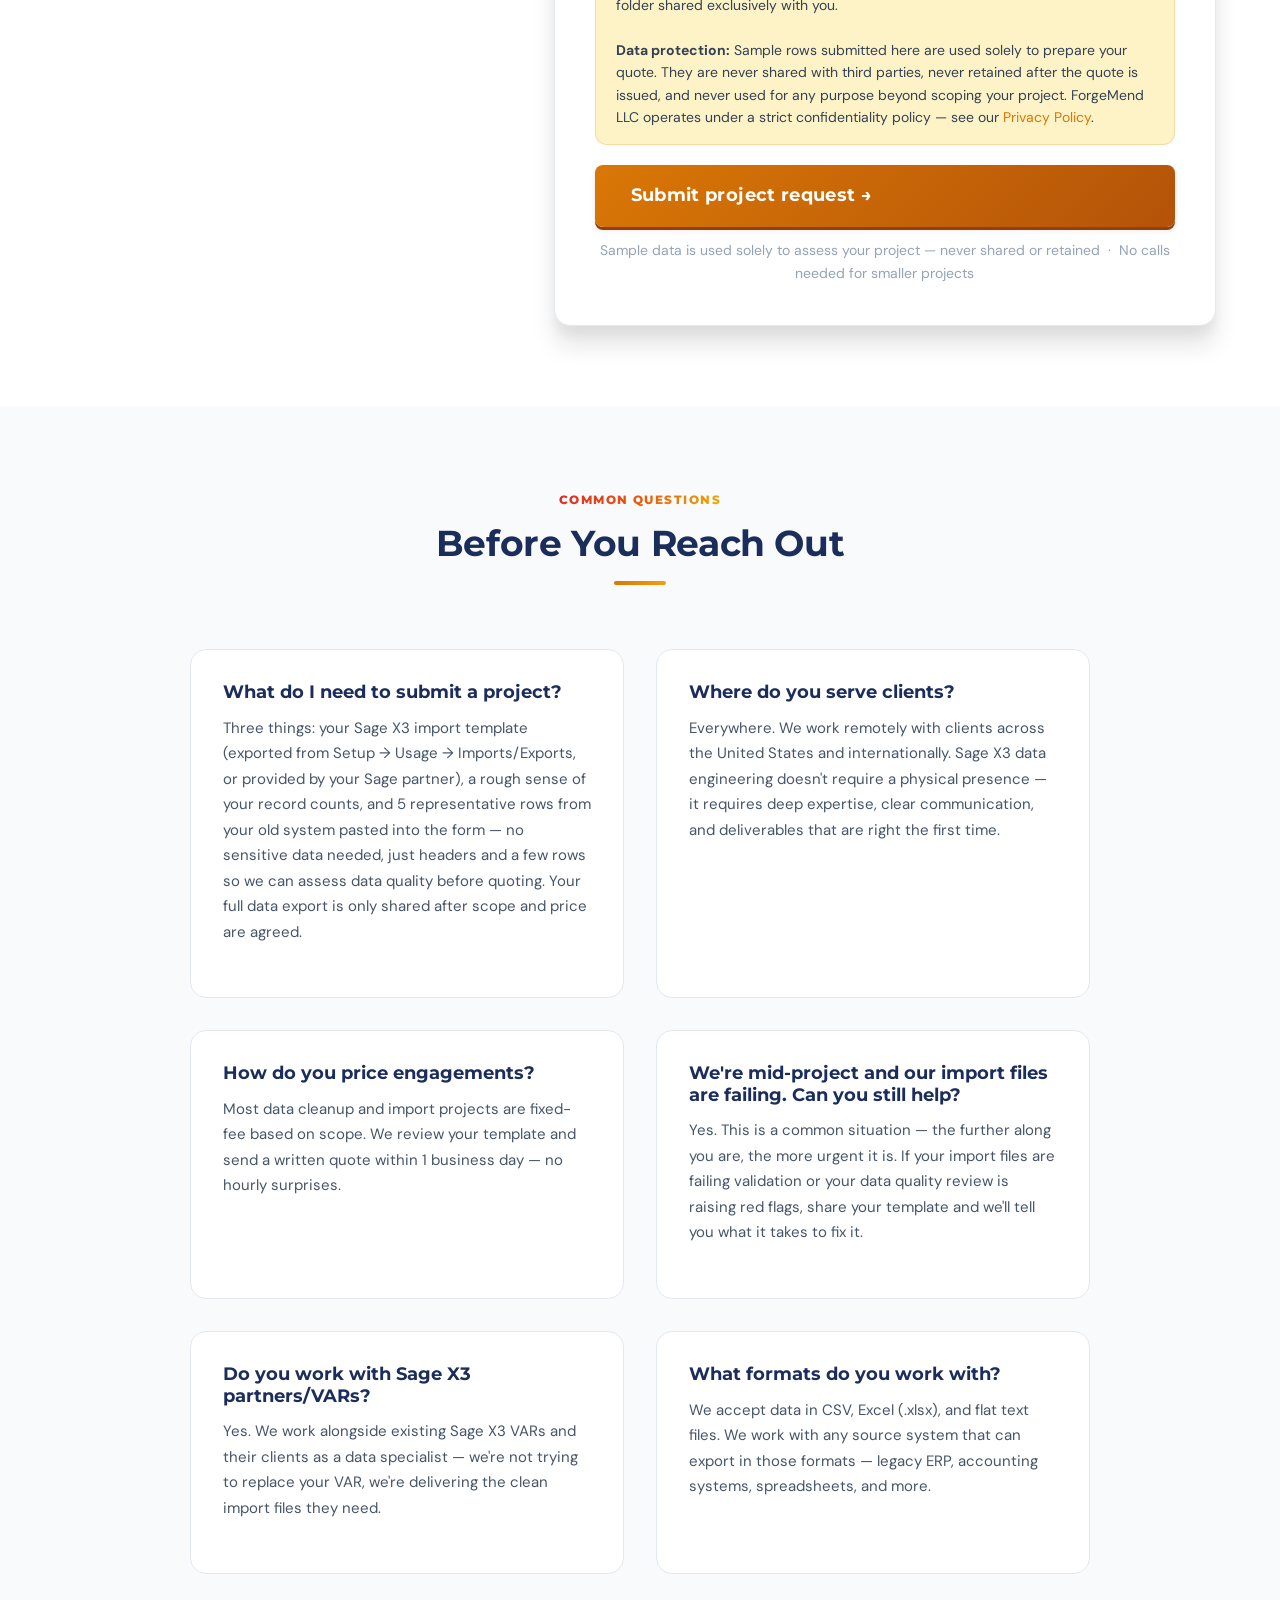
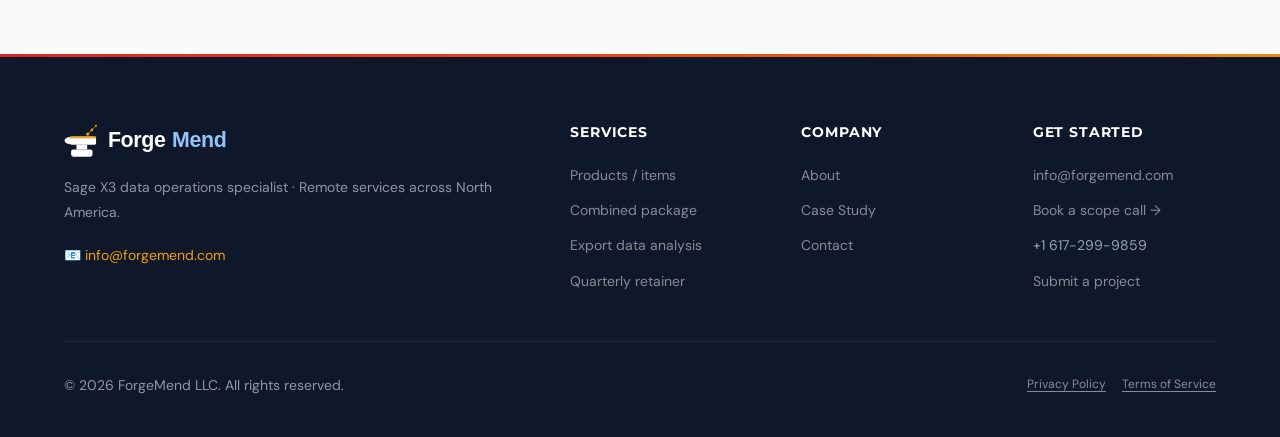
<file: website/contact.html>
﻿<!-- ForgeMend contact page — Netlify form registration -->
<!DOCTYPE html>
<html lang="en">
<head>
  <meta charset="UTF-8" />
  <meta name="viewport" content="width=device-width, initial-scale=1.0" />

  <title>Start Your Sage X3 Data Project | ForgeMend</title>
  <meta name="description" content="Submit your Sage X3 data conversion project. Upload your import template and tell us what you need — we'll confirm a fixed price within 1 business day. Email info@forgemend.com." />
  <meta name="keywords" content="contact ForgeMend, Sage X3 data conversion quote, sage x3 import template, info@forgemend.com, Sage X3 data specialist" />
  <link rel="canonical" href="https://forgemend.com/contact.html" />

  <meta property="og:type"        content="website" />
  <meta property="og:url"         content="https://forgemend.com/contact.html" />
  <meta property="og:title"       content="Start Your Sage X3 Data Project | ForgeMend" />
  <meta property="og:description" content="Submit your Sage X3 import template and get a fixed price within 1 business day. No calls required for smaller projects." />
  <meta name="twitter:card"        content="summary_large_image" />
  <meta name="twitter:title"       content="Start Your Sage X3 Data Project | ForgeMend" />
  <meta name="twitter:description" content="Submit your Sage X3 import template and get a fixed price within 1 business day. No calls required for smaller projects." />
  <meta name="twitter:image"       content="https://forgemend.com/assets/og-image.png" />
  <meta property="og:image"       content="https://forgemend.com/assets/og-image.png" />

  <link rel="icon" type="image/x-icon" href="/favicon.ico">
  <link rel="icon" type="image/png" sizes="16x16" href="/favicon-16x16.png">
  <link rel="icon" type="image/png" sizes="32x32" href="/favicon-32x32.png">
  <link rel="icon" type="image/png" sizes="96x96" href="/favicon-96x96.png">
  <link rel="icon" href="/favicon.svg" type="image/svg+xml">
  <link rel="apple-touch-icon" sizes="180x180" href="/apple-touch-icon.png">
  <link rel="manifest" href="/site.webmanifest">
  <meta name="apple-mobile-web-app-title" content="ForgeMend">
  <meta name="application-name" content="ForgeMend">
  <link rel="preconnect" href="https://fonts.googleapis.com" />
  <link rel="preconnect" href="https://fonts.gstatic.com" crossorigin />
  <link rel="stylesheet" href="https://fonts.googleapis.com/css2?family=DM+Sans:ital,opsz,wght@0,9..40,300;0,9..40,400;0,9..40,500;0,9..40,600;0,9..40,700;1,9..40,400&family=DM+Mono:wght@400;500&family=Montserrat:wght@600;700;800;900&display=swap" />
  <link rel="stylesheet" href="css/main.css" />

  <!-- Google tag (gtag.js) -->
  <script async src="https://www.googletagmanager.com/gtag/js?id=G-L8FBBSLNZ6"></script>
  <script>
    window.dataLayer = window.dataLayer || [];
    function gtag(){dataLayer.push(arguments);}
    gtag('js', new Date());

    gtag('config', 'G-L8FBBSLNZ6');
  </script>
</head>
<body>

  <!-- NAVIGATION -->
  <header>
    <nav class="nav" role="navigation" aria-label="Main navigation">
      <div class="nav-inner">
        <a href="index.html" class="nav-logo" aria-label="ForgeMend home">
          <img src="assets/logo/forgemend_logo_v2_dark.svg" alt="ForgeMend" class="nav-logo-img" width="160" height="42" />
        </a>
        <ul class="nav-links" role="list">
          <li><a href="index.html"        class="nav-link">Home</a></li>
          <li><a href="services.html"    class="nav-link">Services</a></li>
          <li><a href="case-studies/"    class="nav-link">Case Study</a></li>
          <li><a href="about.html"       class="nav-link">About</a></li>
          <li><a href="contact.html"     class="nav-cta">Contact Us</a></li>
        </ul>
        <button class="nav-hamburger" aria-label="Toggle menu" aria-expanded="false" aria-controls="mobile-nav">
          <span></span><span></span><span></span>
        </button>
      </div>
    </nav>
    <nav class="nav-mobile" id="mobile-nav" aria-label="Mobile navigation">
      <a href="index.html"     class="nav-link">Home</a>
      <a href="services.html"  class="nav-link">Services</a>
      <a href="case-studies/"  class="nav-link">Case Study</a>
      <a href="about.html"     class="nav-link">About</a>
      <a href="contact.html"   class="nav-cta btn">Contact Us</a>
    </nav>
  </header>

  <main>
    <!-- PAGE HEADER -->
    <section class="page-header">
      <div class="container">
        <div class="page-header-content">
          <span class="eyebrow" style="color:var(--c-amber-light)">Start Your Project</span>
          <h1>Submit your Sage X3 data project</h1>
          <p>Fill in the form — upload your Sage X3 import template and tell us what you need. We'll confirm a fixed price within 1 business day. No calls required for single-module projects.</p>
        </div>
      </div>
    </section>

    <!-- CONTACT SECTION -->
    <section class="section" aria-labelledby="contact-heading">
      <div class="container">
        <div class="contact-layout">

          <!-- Left: contact info -->
          <div class="contact-info">
            <h2 id="contact-heading">How to Reach Us</h2>
            <p style="color:var(--c-gray-600); margin-bottom:0;">We respond to all inquiries within one business day. If your data is needed urgently, mention that in your message.</p>

            <div class="contact-detail-list">
              <div class="contact-detail">
                <div class="contact-icon">📧</div>
                <div>
                  <div class="contact-detail-label">Email</div>
                  <div class="contact-detail-value">
                    <a href="mailto:info@forgemend.com">info@forgemend.com</a>
                  </div>
                </div>
              </div>

              <div class="contact-detail" style="background:var(--c-amber-pale); border:1px solid rgba(217,119,6,.25); border-left:3px solid var(--c-amber); border-radius:var(--r-xl); padding:var(--s-4) var(--s-5);">
                <div class="contact-icon" style="color:var(--c-amber);"><svg xmlns="http://www.w3.org/2000/svg" width="28" height="28" viewBox="0 0 24 24" fill="none" stroke="currentColor" stroke-width="1.75" stroke-linecap="round" stroke-linejoin="round" aria-hidden="true"><rect x="3" y="4" width="18" height="18" rx="2" ry="2"/><line x1="16" y1="2" x2="16" y2="6"/><line x1="8" y1="2" x2="8" y2="6"/><line x1="3" y1="10" x2="21" y2="10"/><circle cx="8" cy="15" r="1" fill="currentColor"/><circle cx="12" cy="15" r="1" fill="currentColor"/></svg></div>
                <div>
                  <div class="contact-detail-label" style="color:var(--c-amber);">Book a Call</div>
                  <div class="contact-detail-value">
                    <a href="https://calendly.com/forgemend-info/15min" target="_blank" rel="noopener noreferrer" style="font-weight:600;">Schedule on Calendly &rarr;</a><br>
                    <small style="color:var(--c-gray-500);">15-min project scope call</small>
                  </div>
                </div>
              </div>

              <div class="contact-detail">
                <div class="contact-icon"><svg xmlns="http://www.w3.org/2000/svg" width="28" height="28" viewBox="0 0 24 24" fill="none" stroke="currentColor" stroke-width="1.75" stroke-linecap="round" stroke-linejoin="round" aria-hidden="true"><path d="M22 16.92v3a2 2 0 0 1-2.18 2 19.79 19.79 0 0 1-8.63-3.07A19.5 19.5 0 0 1 4.69 13a19.79 19.79 0 0 1-3.07-8.67A2 2 0 0 1 3.6 2.18h3a2 2 0 0 1 2 1.72c.127.96.361 1.903.7 2.81a2 2 0 0 1-.45 2.11L7.91 9.91a16 16 0 0 0 6.29 6.29l.91-.91a2 2 0 0 1 2.11-.45c.907.339 1.85.573 2.81.7A2 2 0 0 1 22 16.92z"/></svg></div>
                <div>
                  <div class="contact-detail-label">Phone</div>
                  <div class="contact-detail-value">
                    <a href="tel:+16172999859">+1 617-299-9859</a><br>
                    <small style="color:var(--c-gray-400);">Voicemail returned within 1 business day</small>
                  </div>
                </div>
              </div>

              <div class="contact-detail">
                <div class="contact-icon">💼</div>
                <div>
                  <div class="contact-detail-label">LinkedIn</div>
                  <div class="contact-detail-value">
                    <a href="https://www.linkedin.com/company/forgemend-llc" target="_blank" rel="noopener noreferrer">linkedin.com/company/forgemend-llc</a>
                  </div>
                </div>
              </div>

              <div class="contact-detail">
                <div class="contact-icon">🌐</div>
                <div>
                  <div class="contact-detail-label">Where We Work</div>
                  <div class="contact-detail-value">Remote-First<br><small style="color:var(--c-gray-400);">Serving clients across the US &amp; globally</small></div>
                </div>
              </div>

              <div class="contact-detail">
                <div class="contact-icon">⏱️</div>
                <div>
                  <div class="contact-detail-label">Response Time</div>
                  <div class="contact-detail-value">Within 1 business day<br><small style="color:var(--c-gray-400);">Mon–Fri, Eastern Time</small></div>
                </div>
              </div>
            </div>

            <!-- What to expect -->
            <div style="margin-top: var(--s-10); padding: var(--s-6); background: var(--c-amber-pale); border-radius: var(--r-xl); border: 1px solid rgba(217,119,6,.2);">
              <h3 style="font-size:var(--text-lg); margin-bottom:var(--s-3); color:var(--c-amber);">What Happens After You Submit</h3>
              <div class="svc-check-list">
                <div class="svc-check-item" style="color:var(--c-gray-700);">We review your template, sample rows, and project details same day</div>
                <div class="svc-check-item" style="color:var(--c-gray-700);">You receive a fixed price and delivery date within 1 business day</div>
                <div class="svc-check-item" style="color:var(--c-gray-700);">You sign a one-page scope agreement and pay a 50% deposit. For product conversions, you'll also receive a short UOM definition worksheet to complete with your Sage partner before work begins.</div>
                <div class="svc-check-item" style="color:var(--c-gray-700);">You share your data — we deliver clean CSV files by the agreed date</div>
              </div>
            </div>
          </div>

          <!-- Right: form -->
          <div>
            <div class="contact-form-wrap">
              <h3 style="margin-bottom:var(--s-6);">Start your project</h3>

              <form
                id="contact-form"
                name="contact"
                method="POST"
                data-netlify="true"
                netlify-honeypot="bot-field"
                action="/thank-you.html"
                enctype="multipart/form-data"
              >
                <!-- Honeypot anti-spam -->
                <input type="hidden" name="form-name" value="contact" />
                <p style="display:none;">
                  <label>Don't fill this: <input name="bot-field" /></label>
                </p>

                <!-- Q1 + Q2: Name and Company on one row -->
                <div class="form-row">
                  <div class="form-group">
                    <label class="form-label" for="full-name">Full Name <span class="req">*</span></label>
                    <input
                      class="form-input"
                      type="text"
                      id="full-name"
                      name="full_name"
                      required
                      autocomplete="name"
                      placeholder="Jane Smith"
                    />
                  </div>
                  <div class="form-group">
                    <label class="form-label" for="company">Company <span class="req">*</span></label>
                    <input
                      class="form-input"
                      type="text"
                      id="company"
                      name="company"
                      required
                      placeholder="Acme Manufacturing Inc."
                    />
                  </div>
                </div>

                <!-- Q3: Email -->
                <div class="form-group">
                  <label class="form-label" for="email">Work Email <span class="req">*</span></label>
                  <input
                    class="form-input"
                    type="email"
                    id="email"
                    name="email"
                    required
                    autocomplete="email"
                    placeholder="jane@yourcompany.com"
                  />
                </div>

                <!-- Q4: Modules -->
                <div class="form-group">
                  <label class="form-label">Which modules do you need converted? <span class="req">*</span></label>
                  <p class="form-hint">Select all that apply.</p>
                  <div class="form-checkbox-group">
                    <label class="form-checkbox-item">
                      <input type="checkbox" name="modules" value="Products / items (includes UOM conversions)" />
                      <span>Products / items (includes UOM conversions)</span>
                    </label>
                    <label class="form-checkbox-item">
                      <input type="checkbox" name="modules" value="Customers" />
                      <span>Customers</span>
                    </label>
                    <label class="form-checkbox-item">
                      <input type="checkbox" name="modules" value="Suppliers" />
                      <span>Suppliers</span>
                    </label>
                    <label class="form-checkbox-item">
                      <input type="checkbox" name="modules" value="Export data analysis only (customer or supplier export cleanup)" />
                      <span>Export data analysis only (customer or supplier export cleanup)</span>
                    </label>
                    <label class="form-checkbox-item">
                      <input type="checkbox" name="modules" value="Not sure yet" />
                      <span>Not sure yet</span>
                    </label>
                  </div>
                </div>

                <!-- Q5: Record count -->
                <div class="form-group">
                  <label class="form-label">Approximate record count <span class="req">*</span></label>
                  <p class="form-hint">Total across all modules selected. Approximate is fine.</p>
                  <div class="form-radio-group">
                    <label class="form-radio-item">
                      <input type="radio" name="record_count" value="Under 500 rows" required />
                      <span>Under 500 rows</span>
                    </label>
                    <label class="form-radio-item">
                      <input type="radio" name="record_count" value="500 – 1,999 rows" />
                      <span>500 – 1,999 rows</span>
                    </label>
                    <label class="form-radio-item">
                      <input type="radio" name="record_count" value="2,000 – 4,999 rows" />
                      <span>2,000 – 4,999 rows</span>
                    </label>
                    <label class="form-radio-item">
                      <input type="radio" name="record_count" value="5,000 – 14,999 rows" />
                      <span>5,000 – 14,999 rows</span>
                    </label>
                    <label class="form-radio-item">
                      <input type="radio" name="record_count" value="15,000 or more rows" />
                      <span>15,000 or more rows</span>
                    </label>
                  </div>
                </div>

                <!-- Q6: Source system -->
                <div class="form-group">
                  <label class="form-label">What system is the data coming from? <span class="req">*</span></label>
                  <p class="form-hint">The ERP, accounting system, or spreadsheet you are migrating away from.</p>
                  <div class="form-radio-group">
                    <label class="form-radio-item">
                      <input type="radio" name="source_system" value="SAP Business One / Dynamics NAV" required />
                      <span>SAP Business One / Dynamics NAV</span>
                    </label>
                    <label class="form-radio-item">
                      <input type="radio" name="source_system" value="Sage 50 / Sage 100" />
                      <span>Sage 50 / Sage 100</span>
                    </label>
                    <label class="form-radio-item">
                      <input type="radio" name="source_system" value="QuickBooks (Desktop or Online)" />
                      <span>QuickBooks (Desktop or Online)</span>
                    </label>
                    <label class="form-radio-item">
                      <input type="radio" name="source_system" value="Excel spreadsheet(s)" />
                      <span>Excel spreadsheet(s)</span>
                    </label>
                    <label class="form-radio-item">
                      <input type="radio" name="source_system" value="Multiple systems or spreadsheets mixed together" />
                      <span>Multiple systems or spreadsheets mixed together</span>
                    </label>
                    <label class="form-radio-item">
                      <input type="radio" name="source_system" value="Other / not sure" />
                      <span>Other / not sure</span>
                    </label>
                  </div>
                </div>

                <!-- Q7: Catch-weight products -->
                <div class="form-group products-only-group" id="catchweight-group">
                  <label class="form-label">Do any products sell or purchase by actual weight — not a fixed quantity? <span class="req">*</span></label>
                  <p class="form-hint">
                    Examples: seafood priced per lb, meat purchased by kg, cheese sold by actual cut weight.
                    These are called "catch-weight" items — common in food, seafood, and protein distribution.
                    If you are not converting Products, select "Not applicable."
                  </p>
                  <div class="form-radio-group">
                    <label class="form-radio-item">
                      <input type="radio" name="catchweight" value="No — all products have a fixed unit" required data-prod-req />
                      <span>No — all products have a fixed unit (piece, case, box, etc.)</span>
                    </label>
                    <label class="form-radio-item">
                      <input type="radio" name="catchweight" value="Yes — small portion (under 20% of catalog)" />
                      <span>Yes — a small portion of products (under 20% of catalog)</span>
                    </label>
                    <label class="form-radio-item">
                      <input type="radio" name="catchweight" value="Yes — significant portion (20–50% of catalog)" />
                      <span>Yes — a significant portion (20–50% of catalog)</span>
                    </label>
                    <label class="form-radio-item">
                      <input type="radio" name="catchweight" value="Yes — majority of products (seafood, meat, or protein-heavy catalog)" />
                      <span>Yes — the majority of products (seafood, meat, or protein-heavy catalog)</span>
                    </label>
                    <label class="form-radio-item">
                      <input type="radio" name="catchweight" value="Not sure — would need to check" />
                      <span>Not sure — I would need to check</span>
                    </label>
                    <label class="form-radio-item">
                      <input type="radio" name="catchweight" value="Not applicable — not converting products" />
                      <span>Not applicable — I am not converting products</span>
                    </label>
                  </div>
                </div>

                <!-- Q8: Pack sizes and conversion factors -->
                <div class="form-group products-only-group">
                  <label class="form-label">Do your products have pack sizes or unit conversion factors? <span class="req">*</span></label>
                  <p class="form-hint">
                    Examples: "1 case = 12 units", "1 pallet = 48 cases", weight conversions like "1 lb = 0.4536 kg".
                    Are these stored as numbers in your system — or written into product names and descriptions?
                    If you are not converting Products, select "Not applicable."
                  </p>
                  <div class="form-radio-group">
                    <label class="form-radio-item">
                      <input type="radio" name="conversion_factors" value="Yes — stored as numbers in dedicated fields" required data-prod-req />
                      <span>Yes — stored as numbers in dedicated fields in our system</span>
                    </label>
                    <label class="form-radio-item">
                      <input type="radio" name="conversion_factors" value="Partially — some in fields, some in descriptions" />
                      <span>Partially — some are in fields, some are written into descriptions</span>
                    </label>
                    <label class="form-radio-item">
                      <input type="radio" name="conversion_factors" value="Mostly in descriptions — written into product name or notes" />
                      <span>Mostly in descriptions — written into product names or notes</span>
                    </label>
                    <label class="form-radio-item">
                      <input type="radio" name="conversion_factors" value="Not stored at all — would need to be added" />
                      <span>Not stored at all — they would need to be researched and added</span>
                    </label>
                    <label class="form-radio-item">
                      <input type="radio" name="conversion_factors" value="We don't use pack sizes or unit conversions" />
                      <span>We do not use pack sizes or unit conversions</span>
                    </label>
                    <label class="form-radio-item">
                      <input type="radio" name="conversion_factors" value="Not applicable — not converting products" />
                      <span>Not applicable — I am not converting products</span>
                    </label>
                  </div>
                </div>

                <!-- UOM inventory -->
                <div class="form-group products-only-group">
                  <label class="form-label" for="uom-list">
                    What units of measure appear in your product data?
                    <span class="req">*</span>
                  </label>
                  <p class="form-hint">
                    List every unit you can find — in fields, product codes,
                    descriptions, pack size columns, or ordering fields.
                    Don't worry about which is stock vs. sales vs. purchase,
                    just list them all. Include units buried in product names
                    (e.g. "12-Pack Bottle" implies both EA and CS need to be
                    set up).
                  </p>
                  <p class="form-hint" style="margin-top:4px;">
                    Example: <code style="font-size:11px; background:var(--c-gray-100,#f3f4f6); padding:2px 5px; border-radius:3px;">EA, CS, LB, KG, PALLET</code>
                  </p>
                  <input
                    class="form-input"
                    type="text"
                    id="uom-list"
                    name="uom_list"
                    placeholder="e.g. EA, CS, LB, KG, PALLET"
                    required
                    data-prod-req
                  />
                </div>

                <!-- Custom fields -->
                <div class="form-group products-only-group">
                  <label class="form-label">
                    Does your Sage X3 import template include any custom fields
                    added by your Sage partner?
                    <span class="req">*</span>
                  </label>
                  <p class="form-hint">
                    Custom fields often appear at the end of the template with
                    names like ZZCATEGORY or ZZTYPE, or your partner may have
                    described them as "fields we added for your business."
                  </p>
                  <div class="form-radio-group">
                    <label class="form-radio-item">
                      <input type="radio" name="custom_fields"
                             value="No — appears to be a standard Sage X3 template"
                             required data-prod-req />
                      <span>No — it appears to be a standard Sage X3 template</span>
                    </label>
                    <label class="form-radio-item">
                      <input type="radio" name="custom_fields"
                             value="Yes — I can see fields my partner added" />
                      <span>Yes — I can see fields my partner added</span>
                    </label>
                    <label class="form-radio-item">
                      <input type="radio" name="custom_fields"
                             value="Not sure — I don't know which fields are custom" />
                      <span>Not sure — I don't know which fields are standard vs. custom</span>
                    </label>
                  </div>
                </div>

                <!-- Q9: Duplicate records -->
                <div class="form-group">
                  <label class="form-label">Have you noticed duplicate records in your current system? <span class="req">*</span></label>
                  <p class="form-hint">Duplicates — the same product, customer, or supplier appearing more than once under slightly different codes or names.</p>
                  <div class="form-radio-group">
                    <label class="form-radio-item">
                      <input type="radio" name="duplicates" value="No — records have unique codes, clean data" required />
                      <span>No — records have unique codes and the data looks clean</span>
                    </label>
                    <label class="form-radio-item">
                      <input type="radio" name="duplicates" value="A few duplicates expected — routine cleanup" />
                      <span>A few duplicates expected — routine cleanup</span>
                    </label>
                    <label class="form-radio-item">
                      <input type="radio" name="duplicates" value="Yes — same records appear in multiple files or lists" />
                      <span>Yes — same records appear in multiple files or export lists</span>
                    </label>
                    <label class="form-radio-item">
                      <input type="radio" name="duplicates" value="Significant problem — no consistent unique identifier" />
                      <span>Significant problem — no consistent unique identifier across records</span>
                    </label>
                    <label class="form-radio-item">
                      <input type="radio" name="duplicates" value="Not sure" />
                      <span>Not sure</span>
                    </label>
                  </div>
                </div>

                <!-- Q10: Sage X3 import template upload -->
                <div class="form-group">
                  <label class="form-label" for="template-file">Your Sage X3 import template <span class="req">*</span></label>
                  <p class="form-hint">
                    Export from <strong>Setup → Usage → Imports/Exports</strong> in Sage X3,
                    or use the file your Sage partner provided. This file contains no client data —
                    just the column structure. Accepted: .csv, .xlsx, .xls (max 10MB)
                  </p>
                  <input
                    class="form-input"
                    type="file"
                    id="template-file"
                    name="template_file"
                    accept=".csv,.xlsx,.xls"
                    required
                  />
                </div>

                <!-- UOM documentation upload -->
                <div class="form-group products-only-group">
                  <label class="form-label" for="uom-file">
                    UOM hierarchy chart or unit documentation
                    <span style="color:var(--c-gray-400); font-weight:400;">(optional)</span>
                  </label>
                  <p class="form-hint">
                    If your Sage partner has provided any UOM relationship chart,
                    conversion table, or document showing how your units relate
                    (e.g. EA &rarr; CS &rarr; PALLET), upload it here. If you don't have
                    one yet, leave this blank.
                    Accepted: .csv, .xlsx, .pdf, .png (max 5 MB)
                  </p>
                  <input
                    class="form-input"
                    type="file"
                    id="uom-file"
                    name="uom_file"
                    accept=".csv,.xlsx,.pdf,.png"
                  />
                </div>

                <!-- Q10: Sample data rows -->
                <div class="form-group">
                  <label class="form-label" for="sample-data">Paste up to 5 representative rows from your old system <span class="req">*</span></label>
                  <p class="form-hint">
                    Copy directly from Excel or your ERP export — include the <strong>column header row as the first row</strong>.
                    Choose rows that represent your most common record types. For example, if converting products:
                    one frozen item, one dry good, one catch-weight item if you have them.
                    You can anonymize names if needed — keep all other fields intact.
                    <strong>Blank cells are fine and informative.</strong>
                  </p>
                  <p class="form-hint" style="margin-top: 4px;">
                    Example format (tab-separated or comma-separated is fine):<br>
                    <code style="font-size:11px; background:var(--c-gray-100, #f3f4f6); padding:2px 5px; border-radius:3px; display:inline-block; margin-top:4px;">ITEM_CODE &nbsp; DESCRIPTION &nbsp; UNIT &nbsp; PACK_SIZE &nbsp; ALT_UNIT &nbsp; CONV_FACTOR</code>
                  </p>
                  <div style="display:flex; align-items:flex-start; gap:10px; background:var(--c-gray-50, #f9fafb); border:1px solid var(--c-gray-200, #e5e7eb); border-left: 3px solid var(--c-amber, #d97706); border-radius:var(--r-lg, 12px); padding:var(--s-3, 12px) var(--s-4, 16px); margin-bottom:var(--s-3, 12px); font-size:var(--text-sm, 13px); color:var(--c-gray-600, #4b5563); line-height:1.6;">
                    <span style="font-size:16px; flex-shrink:0; margin-top:1px;">🔒</span>
                    <span><strong style="color:var(--c-gray-800, #1f2937);">Your data stays private.</strong> Sample rows submitted here are used solely to assess your project scope and prepare an accurate quote. They are never shared with third parties, never used for any other purpose, and deleted after your quote is issued. If you prefer, you may anonymize product names — just keep all field values and units intact.</span>
                  </div>
                  <textarea
                    class="form-textarea"
                    id="sample-data"
                    name="sample_data"
                    required
                    rows="6"
                    placeholder="Paste header row + up to 5 data rows here. Copy directly from Excel — tab or comma separated is fine.

Example:
ITEM_CODE    DESCRIPTION    UNIT    PACK_SIZE    WEIGHT    ALT_UNIT    CONV
FZ-1042    Salmon Fillet Frozen    LB        2.1    CS    10
DG-0881    Pasta Penne    CS    12        EA    12"
                  ></textarea>
                </div>

                <!-- Q11: Main challenge + deadline -->
                <div class="form-group">
                  <label class="form-label" for="message">Describe your main data challenge <span class="req">*</span></label>
                  <p class="form-hint">One or two sentences. What is failing or causing problems? Include your go-live date or deadline if you have one.</p>
                  <textarea
                    class="form-textarea"
                    id="message"
                    name="message"
                    required
                    rows="3"
                    placeholder="e.g. Our product codes don't match what Sage X3 expects and UOM units are inconsistent. We need files ready by end of May."
                  ></textarea>
                </div>

                <!-- Notice -->
                <div style="background:var(--c-amber-pale, #fffbeb); border:1px solid rgba(217,119,6,.2); border-radius:var(--r-lg, 12px); padding:var(--s-4, 16px) var(--s-5, 20px); margin-bottom:var(--s-5, 20px); font-size:var(--text-sm, 13px); color:var(--c-gray-700, #374151); line-height:1.6;">
                  <strong>What happens next:</strong> We review your template and sample rows, then reply within
                  1 business day with a fixed price and delivery date. Your full data export
                  is only shared after scope and price are agreed — and only via a private
                  Google Drive folder shared exclusively with you.<br><br>
                  <strong>Data protection:</strong> Sample rows submitted here are used solely to prepare your quote.
                  They are never shared with third parties, never retained after the quote is issued, and never
                  used for any purpose beyond scoping your project. ForgeMend LLC operates under a strict
                  confidentiality policy — see our <a href="privacy.html" style="color:var(--c-amber, #d97706);">Privacy Policy</a>.
                </div>

                <!-- Submit -->
                <button type="submit" class="btn btn-primary btn-lg form-submit" style="width:100%;">
                  Submit project request &rarr;
                </button>
                <p class="form-sub" style="text-align:center; margin-top:var(--s-3, 12px);">
                  Sample data is used solely to assess your project — never shared or retained &nbsp;·&nbsp; No calls needed for smaller projects
                </p>

              </form>

              <div id="form-success">
                <h3>✅ Project request received!</h3>
                <p>Thank you — we will review your template and sample data and reply within one business day with a fixed price and delivery date. No further information is needed from you at this stage.</p>
              </div>
            </div>
          </div>

        </div>
      </div>
    </section>

    <!-- FAQ -->
    <section class="section section--gray" aria-labelledby="faq-heading">
      <div class="container">
        <div class="section-header">
          <span class="eyebrow">Common Questions</span>
          <h2 id="faq-heading">Before You Reach Out</h2>
          <div class="divider"></div>
        </div>

        <div class="grid-2" style="max-width:900px; margin-inline:auto;">
          <div class="svc-card fade-up">
            <h3 style="font-size:var(--text-lg);">What do I need to submit a project?</h3>
            <p>Three things: your Sage X3 import template (exported from Setup → Usage → Imports/Exports, or provided by your Sage partner), a rough sense of your record counts, and 5 representative rows from your old system pasted into the form — no sensitive data needed, just headers and a few rows so we can assess data quality before quoting. Your full data export is only shared after scope and price are agreed.</p>
          </div>
          <div class="svc-card fade-up">
            <h3 style="font-size:var(--text-lg);">Where do you serve clients?</h3>
            <p>Everywhere. We work remotely with clients across the United States and internationally. Sage X3 data engineering doesn't require a physical presence — it requires deep expertise, clear communication, and deliverables that are right the first time.</p>
          </div>
          <div class="svc-card fade-up">
            <h3 style="font-size:var(--text-lg);">How do you price engagements?</h3>
            <p>Most data cleanup and import projects are fixed-fee based on scope. We review your template and send a written quote within 1 business day — no hourly surprises.</p>
          </div>
          <div class="svc-card fade-up">
            <h3 style="font-size:var(--text-lg);">We're mid-project and our import files are failing. Can you still help?</h3>
            <p>Yes. This is a common situation — the further along you are, the more urgent it is. If your import files are failing validation or your data quality review is raising red flags, share your template and we'll tell you what it takes to fix it.</p>
          </div>
          <div class="svc-card fade-up">
            <h3 style="font-size:var(--text-lg);">Do you work with Sage X3 partners/VARs?</h3>
            <p>Yes. We work alongside existing Sage X3 VARs and their clients as a data specialist — we're not trying to replace your VAR, we're delivering the clean import files they need.</p>
          </div>
          <div class="svc-card fade-up">
            <h3 style="font-size:var(--text-lg);">What formats do you work with?</h3>
            <p>We accept data in CSV, Excel (.xlsx), and flat text files. We work with any source system that can export in those formats — legacy ERP, accounting systems, spreadsheets, and more.</p>
          </div>
        </div>
      </div>
    </section>
  </main>

  <!-- FOOTER -->
  <footer class="footer">
    <div class="container">
      <div class="footer-grid">
        <div class="footer-brand">
          <a href="index.html" class="footer-logo">
            <img src="assets/logo/forgemend_logo_v2_white.svg" alt="ForgeMend" class="footer-logo-img" width="160" height="38" />
          </a>
          <p class="footer-tagline">Sage X3 data operations specialist · Remote services across North America.</p>
          <div class="footer-contact-links">
            <a href="mailto:info@forgemend.com" class="footer-contact-link">📧 info@forgemend.com</a>
          </div>
        </div>
        <div>
          <div class="footer-col-title">Services</div>
          <div class="footer-col-links">
            <a href="services.html#products">Products / items</a>
            <a href="services.html#combined">Combined package</a>
            <a href="services.html#export-analysis">Export data analysis</a>
            <a href="services.html#retainer">Quarterly retainer</a>
          </div>
        </div>
        <div>
          <div class="footer-col-title">Company</div>
          <div class="footer-col-links">
            <a href="about.html">About</a>
            <a href="case-studies/">Case Study</a>
            <a href="contact.html">Contact</a>
          </div>
        </div>
        <div>
          <div class="footer-col-title">Get Started</div>
          <div class="footer-col-links">
            <a href="mailto:info@forgemend.com">info@forgemend.com</a>
            <a href="https://calendly.com/forgemend-info/15min" target="_blank" rel="noopener noreferrer">Book a scope call &rarr;</a>
            <a href="tel:+16172999859" style="color:var(--c-gray-400); font-size:var(--text-sm);">+1 617-299-9859</a>
            <a href="contact.html">Submit a project</a>
          </div>
        </div>
      </div>
      <div class="footer-bottom">
        <span>&copy; 2026 ForgeMend LLC. All rights reserved.</span>
        <div class="footer-legal">
          <a href="/privacy.html">Privacy Policy</a>
          <a href="/terms.html">Terms of Service</a>
        </div>
      </div>
    </div>
  </footer>

  <script src="js/main.js" defer></script>

  <script>
  (function () {
    var PRODUCTS_VALUE = 'Products / items (includes UOM conversions)';

    function isProductsChecked() {
      var cbs = document.querySelectorAll('input[name="modules"]');
      for (var i = 0; i < cbs.length; i++) {
        if (cbs[i].value === PRODUCTS_VALUE && cbs[i].checked) return true;
      }
      return false;
    }

    function toggleProductGroups() {
      var show = isProductsChecked();
      document.querySelectorAll('.products-only-group').forEach(function (el) {
        el.style.display = show ? '' : 'none';
      });
      // Toggle required on marked inputs so hidden groups don't block submission
      document.querySelectorAll('.products-only-group [data-prod-req]').forEach(function (input) {
        if (show) {
          input.setAttribute('required', '');
        } else {
          input.removeAttribute('required');
        }
      });
    }

    // Attach change listener to all module checkboxes
    document.querySelectorAll('input[name="modules"]').forEach(function (cb) {
      cb.addEventListener('change', toggleProductGroups);
    });

    // Set initial state on load (hidden by default)
    toggleProductGroups();
  }());
  </script>
</body>
</html>
</file>
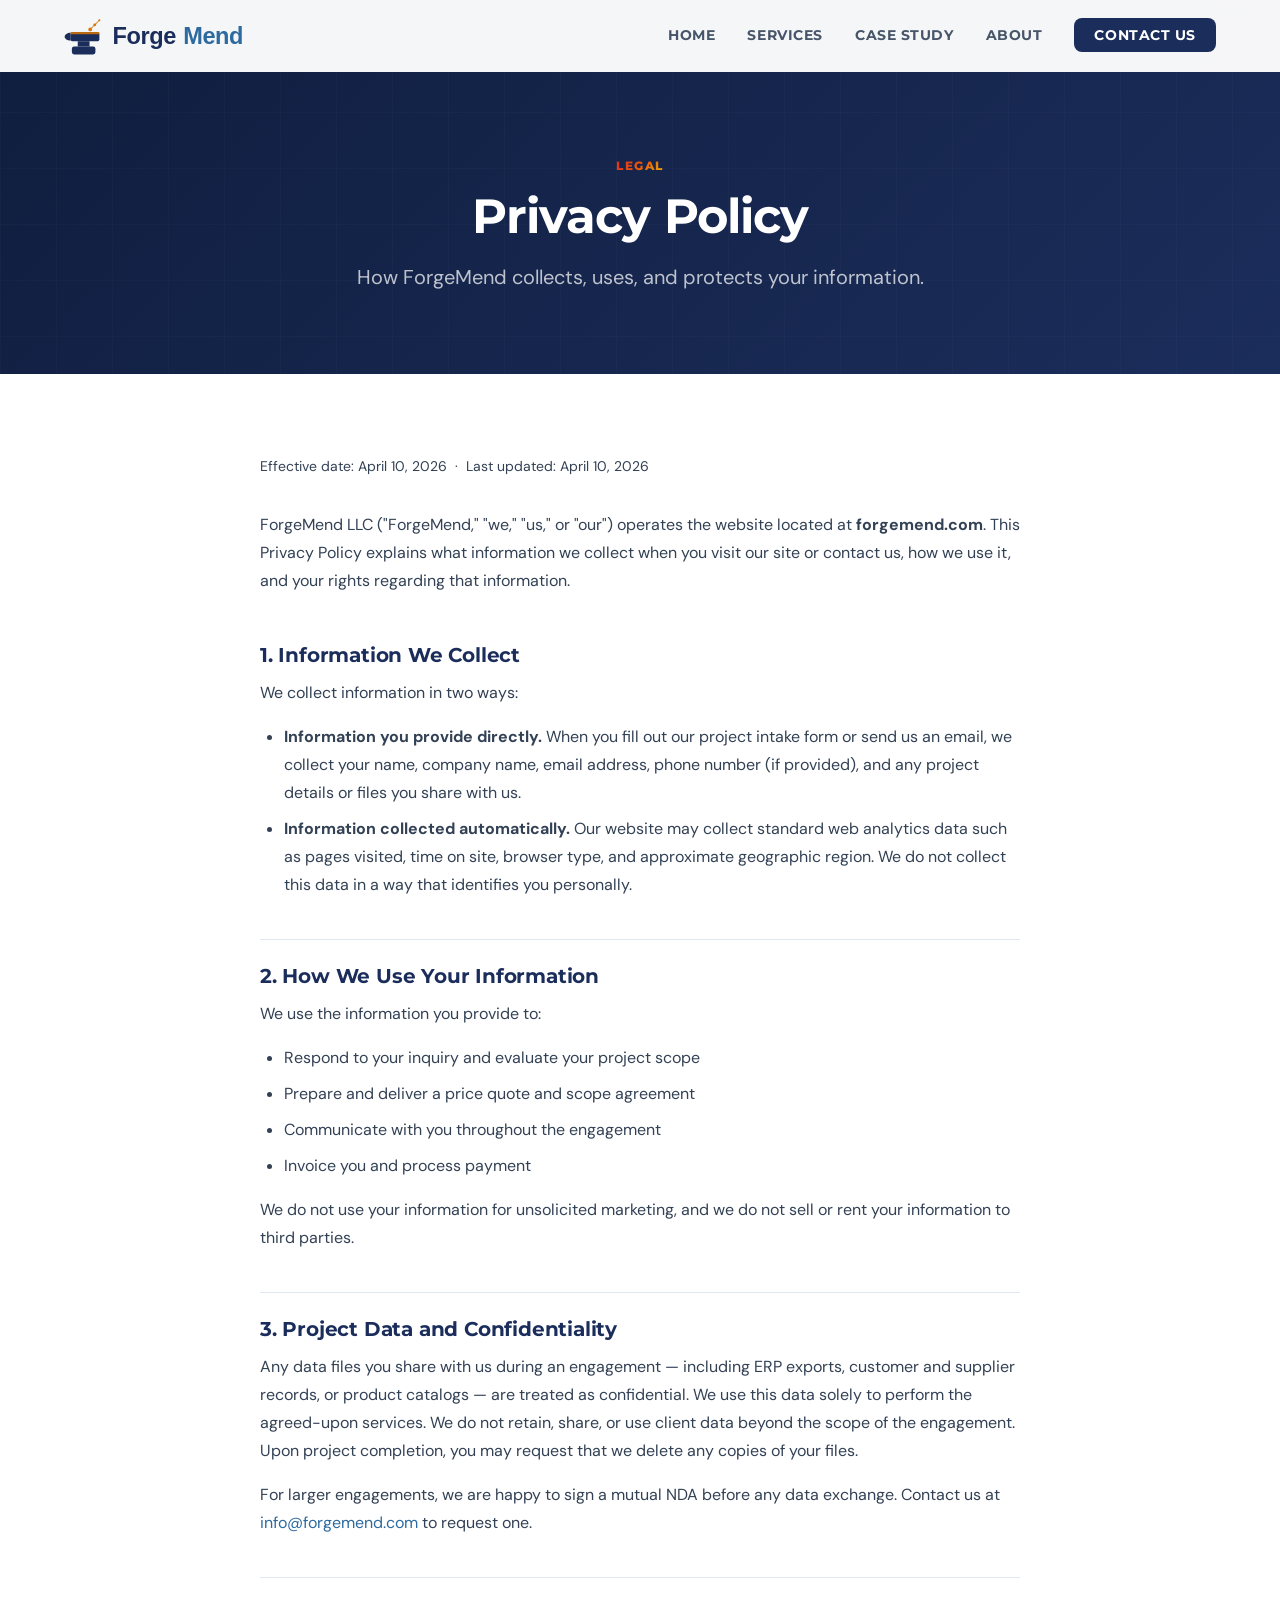
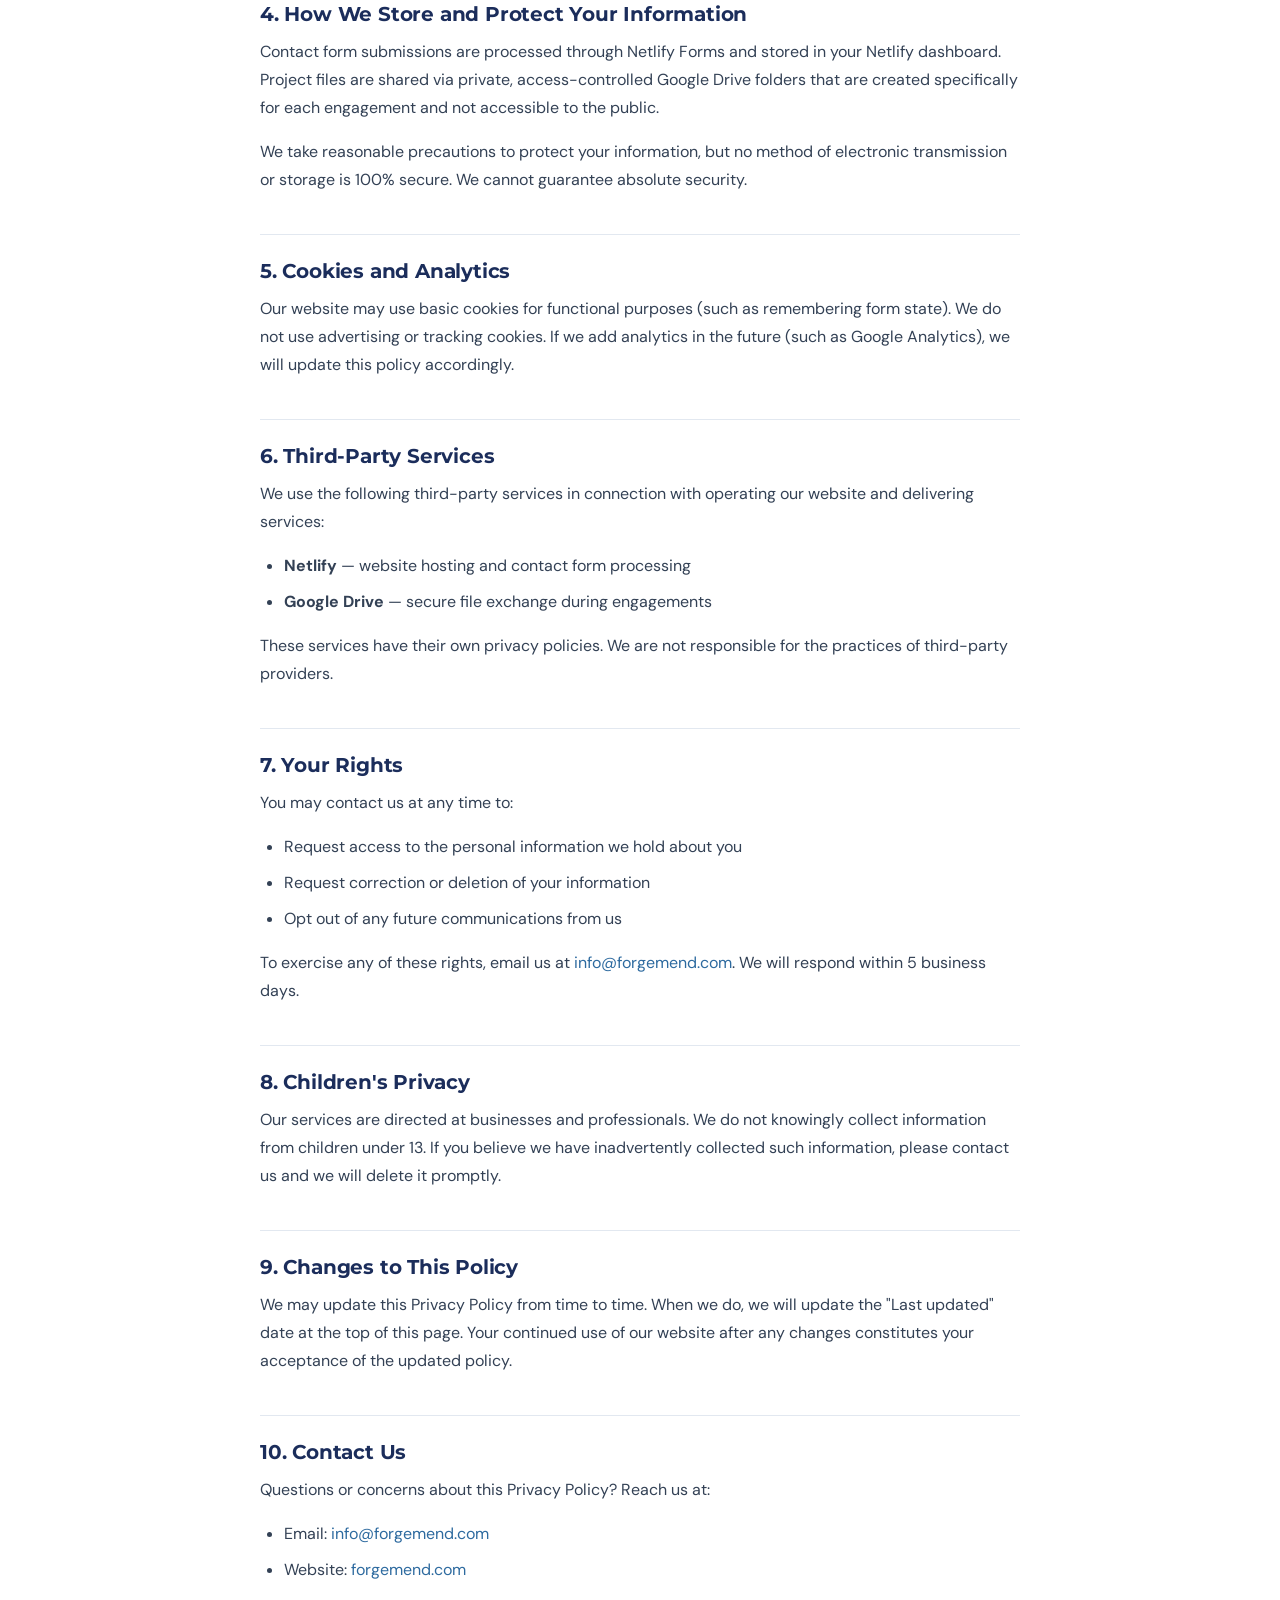
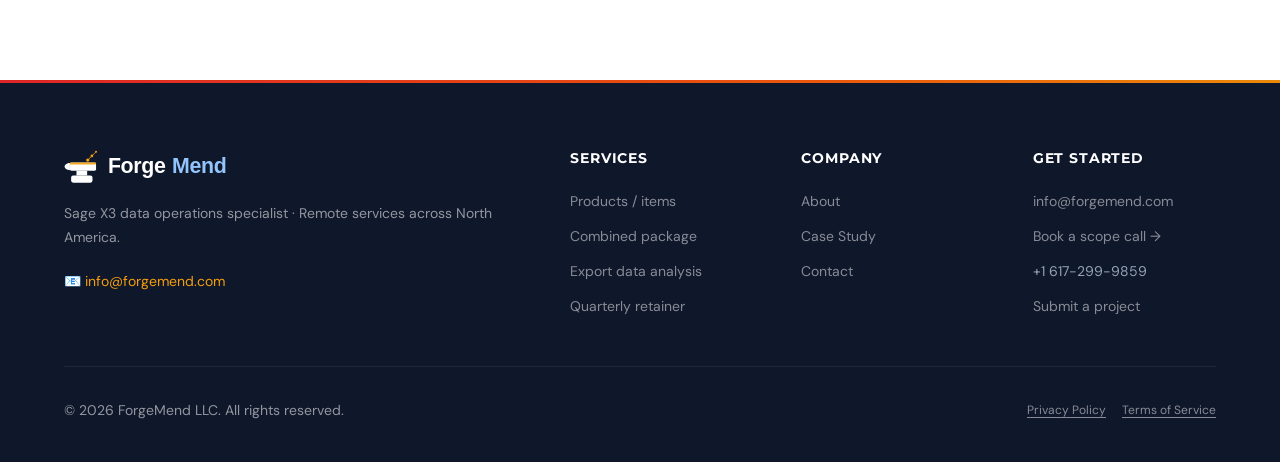
<file: website/privacy.html>
﻿<!DOCTYPE html>
<html lang="en">
<head>
  <meta charset="UTF-8" />
  <meta name="viewport" content="width=device-width, initial-scale=1.0" />
  <meta name="robots" content="noindex, follow" />

  <title>Privacy Policy | ForgeMend</title>
  <meta name="description" content="ForgeMend privacy policy — how we collect, use, and protect your information." />
  <link rel="canonical" href="https://forgemend.com/privacy.html" />

  <meta property="og:type"        content="website" />
  <meta property="og:url"         content="https://forgemend.com/privacy.html" />
  <meta property="og:title"       content="Privacy Policy | ForgeMend" />
  <meta property="og:description" content="ForgeMend privacy policy — how we collect, use, and protect your information." />
  <meta property="og:image"       content="https://forgemend.com/assets/og-image.png" />

  <link rel="icon" type="image/x-icon" href="/favicon.ico">
  <link rel="icon" type="image/png" sizes="16x16" href="/favicon-16x16.png">
  <link rel="icon" type="image/png" sizes="32x32" href="/favicon-32x32.png">
  <link rel="icon" type="image/png" sizes="96x96" href="/favicon-96x96.png">
  <link rel="icon" href="/favicon.svg" type="image/svg+xml">
  <link rel="apple-touch-icon" sizes="180x180" href="/apple-touch-icon.png">
  <link rel="manifest" href="/site.webmanifest">
  <meta name="apple-mobile-web-app-title" content="ForgeMend">
  <meta name="application-name" content="ForgeMend">
  <link rel="preconnect" href="https://fonts.googleapis.com" />
  <link rel="preconnect" href="https://fonts.gstatic.com" crossorigin />
  <link rel="stylesheet" href="https://fonts.googleapis.com/css2?family=DM+Sans:ital,opsz,wght@0,9..40,300;0,9..40,400;0,9..40,500;0,9..40,600;0,9..40,700;1,9..40,400&family=DM+Mono:wght@400;500&family=Montserrat:wght@600;700;800;900&display=swap" />
  <link rel="stylesheet" href="css/main.css" />

  <style>
    .legal-content {
      max-width: 760px;
      margin-inline: auto;
    }
    .legal-content h2 {
      font-size: var(--text-xl);
      margin-top: var(--s-10);
      margin-bottom: var(--s-3);
      padding-top: var(--s-6);
      border-top: 1px solid var(--c-gray-200);
    }
    .legal-content h2:first-of-type {
      border-top: none;
      margin-top: var(--s-6);
    }
    .legal-content p,
    .legal-content li {
      color: var(--c-gray-700);
      line-height: 1.75;
    }
    .legal-content ul {
      list-style: disc;
      padding-left: var(--s-6);
      margin-bottom: var(--s-4);
    }
    .legal-content ul li {
      margin-bottom: var(--s-2);
    }
    .legal-meta {
      font-size: var(--text-sm);
      color: var(--c-gray-400);
      margin-bottom: var(--s-8);
    }
  </style>

  <!-- Google tag (gtag.js) -->
  <script async src="https://www.googletagmanager.com/gtag/js?id=G-L8FBBSLNZ6"></script>
  <script>
    window.dataLayer = window.dataLayer || [];
    function gtag(){dataLayer.push(arguments);}
    gtag('js', new Date());

    gtag('config', 'G-L8FBBSLNZ6');
  </script>
</head>
<body>

  <!-- NAVIGATION -->
  <header>
    <nav class="nav" role="navigation" aria-label="Main navigation">
      <div class="nav-inner">
        <a href="index.html" class="nav-logo" aria-label="ForgeMend home">
          <img src="assets/logo/forgemend_logo_v2_dark.svg" alt="ForgeMend" class="nav-logo-img" width="160" height="42" />
        </a>
        <ul class="nav-links" role="list">
          <li><a href="index.html"        class="nav-link">Home</a></li>
          <li><a href="services.html"    class="nav-link">Services</a></li>
          <li><a href="case-studies/"    class="nav-link">Case Study</a></li>
          <li><a href="about.html"       class="nav-link">About</a></li>
          <li><a href="contact.html"     class="nav-cta">Contact Us</a></li>
        </ul>
        <button class="nav-hamburger" aria-label="Toggle menu" aria-expanded="false" aria-controls="mobile-nav">
          <span></span><span></span><span></span>
        </button>
      </div>
    </nav>
    <nav class="nav-mobile" id="mobile-nav" aria-label="Mobile navigation">
      <a href="index.html"     class="nav-link">Home</a>
      <a href="services.html"  class="nav-link">Services</a>
      <a href="case-studies/"  class="nav-link">Case Study</a>
      <a href="about.html"     class="nav-link">About</a>
      <a href="contact.html"   class="nav-cta btn">Contact Us</a>
    </nav>
  </header>

  <main>
    <!-- PAGE HEADER -->
    <section class="page-header">
      <div class="container">
        <div class="page-header-content">
          <span class="eyebrow" style="color:var(--c-amber-light)">Legal</span>
          <h1>Privacy Policy</h1>
          <p>How ForgeMend collects, uses, and protects your information.</p>
        </div>
      </div>
    </section>

    <!-- CONTENT -->
    <section class="section">
      <div class="container">
        <div class="legal-content">
          <p class="legal-meta">Effective date: April 10, 2026 &nbsp;·&nbsp; Last updated: April 10, 2026</p>

          <p>ForgeMend LLC ("ForgeMend," "we," "us," or "our") operates the website located at <strong>forgemend.com</strong>. This Privacy Policy explains what information we collect when you visit our site or contact us, how we use it, and your rights regarding that information.</p>

          <h2>1. Information We Collect</h2>
          <p>We collect information in two ways:</p>
          <ul>
            <li><strong>Information you provide directly.</strong> When you fill out our project intake form or send us an email, we collect your name, company name, email address, phone number (if provided), and any project details or files you share with us.</li>
            <li><strong>Information collected automatically.</strong> Our website may collect standard web analytics data such as pages visited, time on site, browser type, and approximate geographic region. We do not collect this data in a way that identifies you personally.</li>
          </ul>

          <h2>2. How We Use Your Information</h2>
          <p>We use the information you provide to:</p>
          <ul>
            <li>Respond to your inquiry and evaluate your project scope</li>
            <li>Prepare and deliver a price quote and scope agreement</li>
            <li>Communicate with you throughout the engagement</li>
            <li>Invoice you and process payment</li>
          </ul>
          <p>We do not use your information for unsolicited marketing, and we do not sell or rent your information to third parties.</p>

          <h2>3. Project Data and Confidentiality</h2>
          <p>Any data files you share with us during an engagement — including ERP exports, customer and supplier records, or product catalogs — are treated as confidential. We use this data solely to perform the agreed-upon services. We do not retain, share, or use client data beyond the scope of the engagement. Upon project completion, you may request that we delete any copies of your files.</p>
          <p>For larger engagements, we are happy to sign a mutual NDA before any data exchange. Contact us at <a href="mailto:info@forgemend.com">info@forgemend.com</a> to request one.</p>

          <h2>4. How We Store and Protect Your Information</h2>
          <p>Contact form submissions are processed through Netlify Forms and stored in your Netlify dashboard. Project files are shared via private, access-controlled Google Drive folders that are created specifically for each engagement and not accessible to the public.</p>
          <p>We take reasonable precautions to protect your information, but no method of electronic transmission or storage is 100% secure. We cannot guarantee absolute security.</p>

          <h2>5. Cookies and Analytics</h2>
          <p>Our website may use basic cookies for functional purposes (such as remembering form state). We do not use advertising or tracking cookies. If we add analytics in the future (such as Google Analytics), we will update this policy accordingly.</p>

          <h2>6. Third-Party Services</h2>
          <p>We use the following third-party services in connection with operating our website and delivering services:</p>
          <ul>
            <li><strong>Netlify</strong> — website hosting and contact form processing</li>
            <li><strong>Google Drive</strong> — secure file exchange during engagements</li>
          </ul>
          <p>These services have their own privacy policies. We are not responsible for the practices of third-party providers.</p>

          <h2>7. Your Rights</h2>
          <p>You may contact us at any time to:</p>
          <ul>
            <li>Request access to the personal information we hold about you</li>
            <li>Request correction or deletion of your information</li>
            <li>Opt out of any future communications from us</li>
          </ul>
          <p>To exercise any of these rights, email us at <a href="mailto:info@forgemend.com">info@forgemend.com</a>. We will respond within 5 business days.</p>

          <h2>8. Children's Privacy</h2>
          <p>Our services are directed at businesses and professionals. We do not knowingly collect information from children under 13. If you believe we have inadvertently collected such information, please contact us and we will delete it promptly.</p>

          <h2>9. Changes to This Policy</h2>
          <p>We may update this Privacy Policy from time to time. When we do, we will update the "Last updated" date at the top of this page. Your continued use of our website after any changes constitutes your acceptance of the updated policy.</p>

          <h2>10. Contact Us</h2>
          <p>Questions or concerns about this Privacy Policy? Reach us at:</p>
          <ul>
            <li>Email: <a href="mailto:info@forgemend.com">info@forgemend.com</a></li>
            <li>Website: <a href="https://forgemend.com">forgemend.com</a></li>
          </ul>
        </div>
      </div>
    </section>
  </main>

  <!-- FOOTER -->
  <footer class="footer">
    <div class="container">
      <div class="footer-grid">
        <div class="footer-brand">
          <a href="index.html" class="footer-logo" aria-label="ForgeMend home">
            <img src="assets/logo/forgemend_logo_v2_white.svg" alt="ForgeMend" class="footer-logo-img" width="160" height="38" />
          </a>
          <p class="footer-tagline">Sage X3 data operations specialist · Remote services across North America.</p>
          <div class="footer-contact-links">
            <a href="mailto:info@forgemend.com" class="footer-contact-link">
              📧 info@forgemend.com
            </a>
          </div>
        </div>

        <div>
          <div class="footer-col-title">Services</div>
          <div class="footer-col-links">
            <a href="services.html#products">Products / items</a>
            <a href="services.html#combined">Combined package</a>
            <a href="services.html#export-analysis">Export data analysis</a>
            <a href="services.html#retainer">Quarterly retainer</a>
          </div>
        </div>

        <div>
          <div class="footer-col-title">Company</div>
          <div class="footer-col-links">
            <a href="about.html">About</a>
            <a href="case-studies/">Case Study</a>
            <a href="contact.html">Contact</a>
          </div>
        </div>

        <div>
          <div class="footer-col-title">Get Started</div>
          <div class="footer-col-links">
            <a href="mailto:info@forgemend.com">info@forgemend.com</a>
            <a href="https://calendly.com/forgemend-info/15min" target="_blank" rel="noopener noreferrer">Book a scope call &rarr;</a>
            <a href="tel:+16172999859" style="color:var(--c-gray-400); font-size:var(--text-sm);">+1 617-299-9859</a>
            <a href="contact.html">Submit a project</a>
          </div>
        </div>
      </div>

      <div class="footer-bottom">
        <span>&copy; 2026 ForgeMend LLC. All rights reserved.</span>
        <div class="footer-legal">
          <a href="/privacy.html">Privacy Policy</a>
          <a href="/terms.html">Terms of Service</a>
        </div>
      </div>
    </div>
  </footer>

  <script src="js/main.js" defer></script>
</body>
</html>
</file>
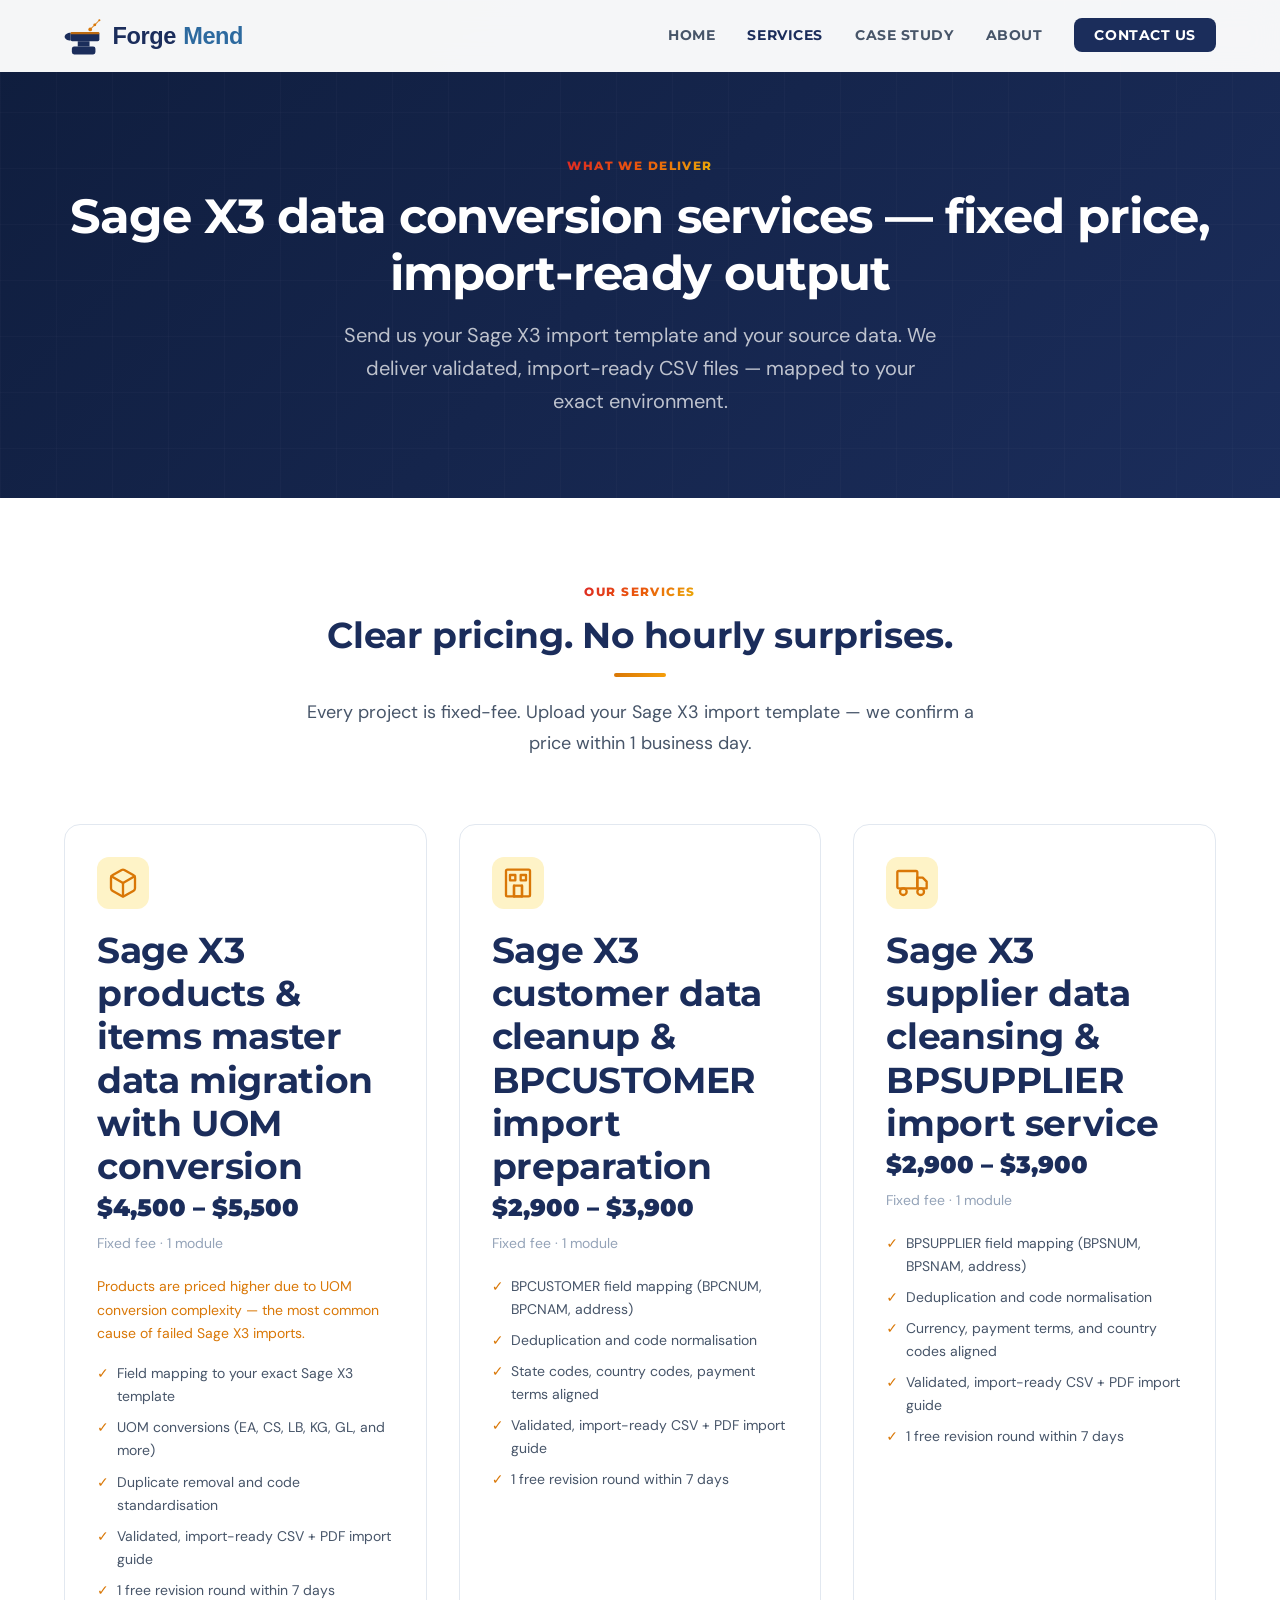
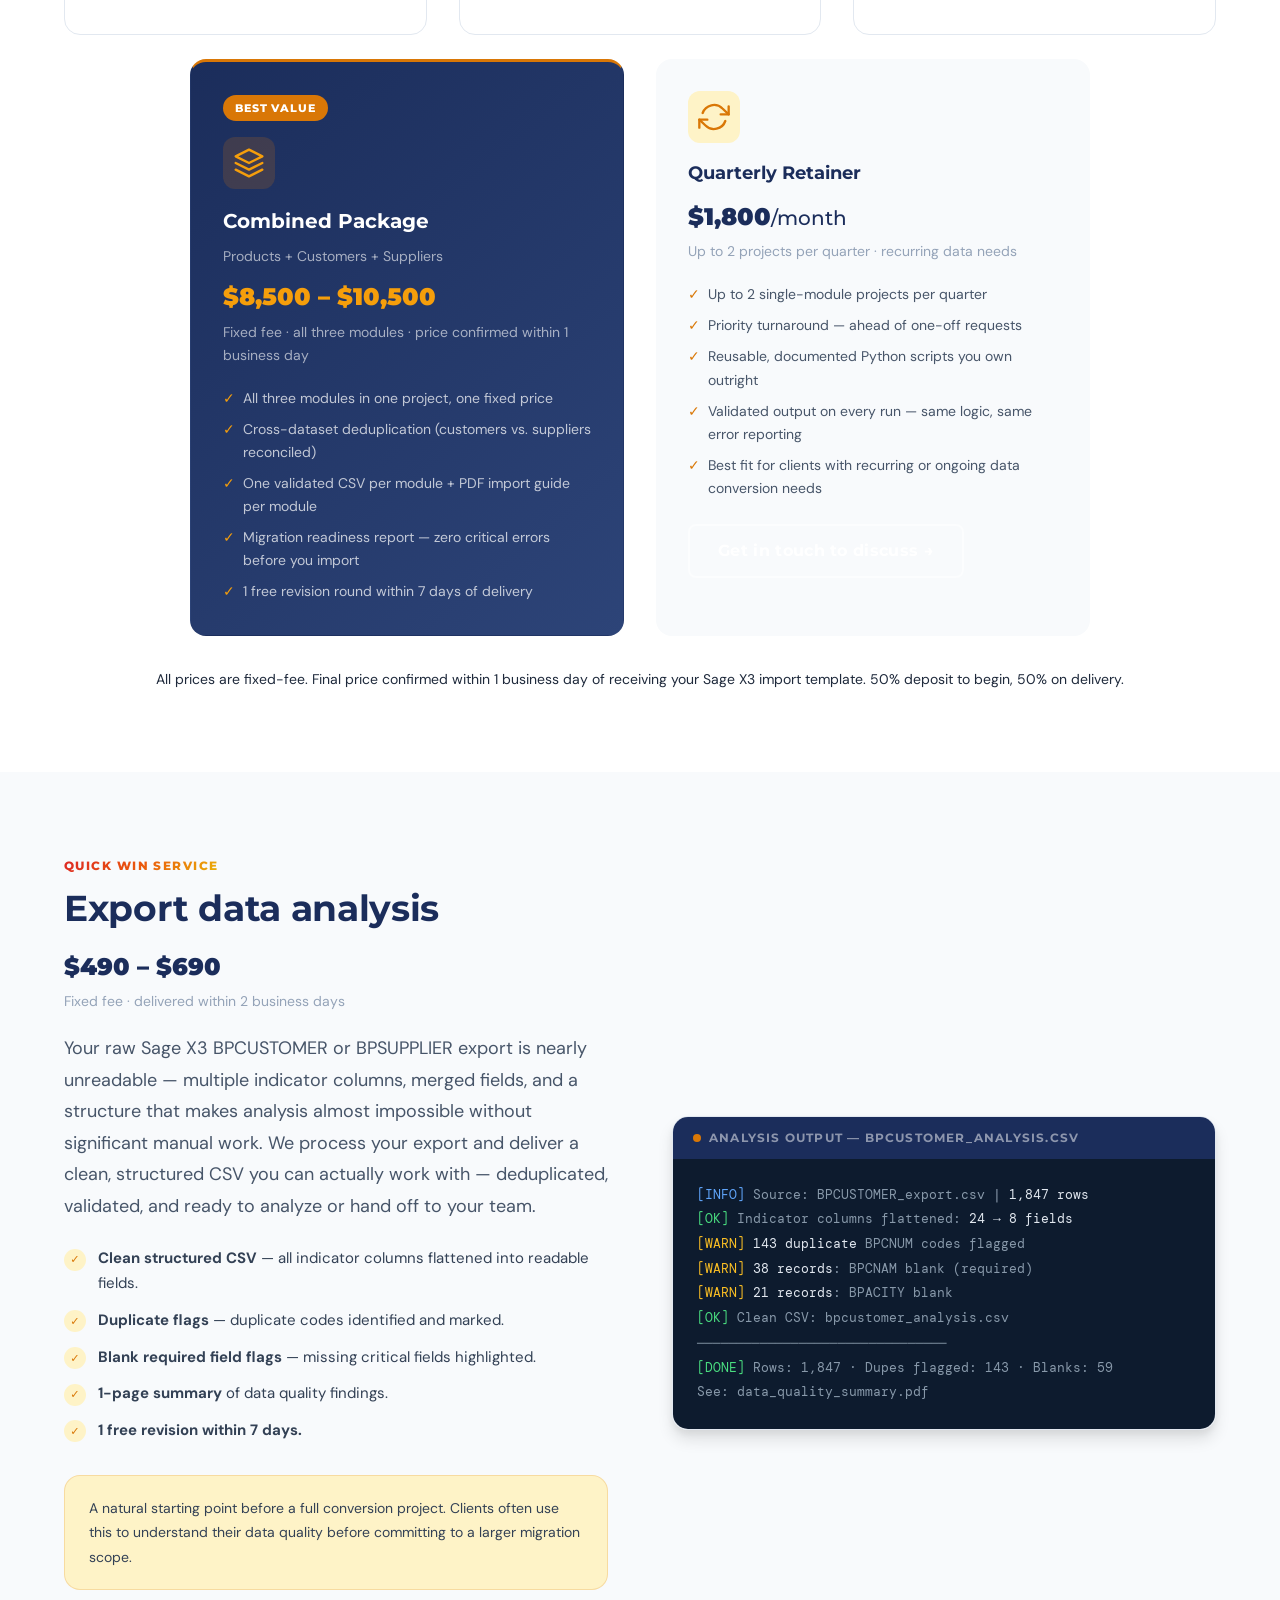
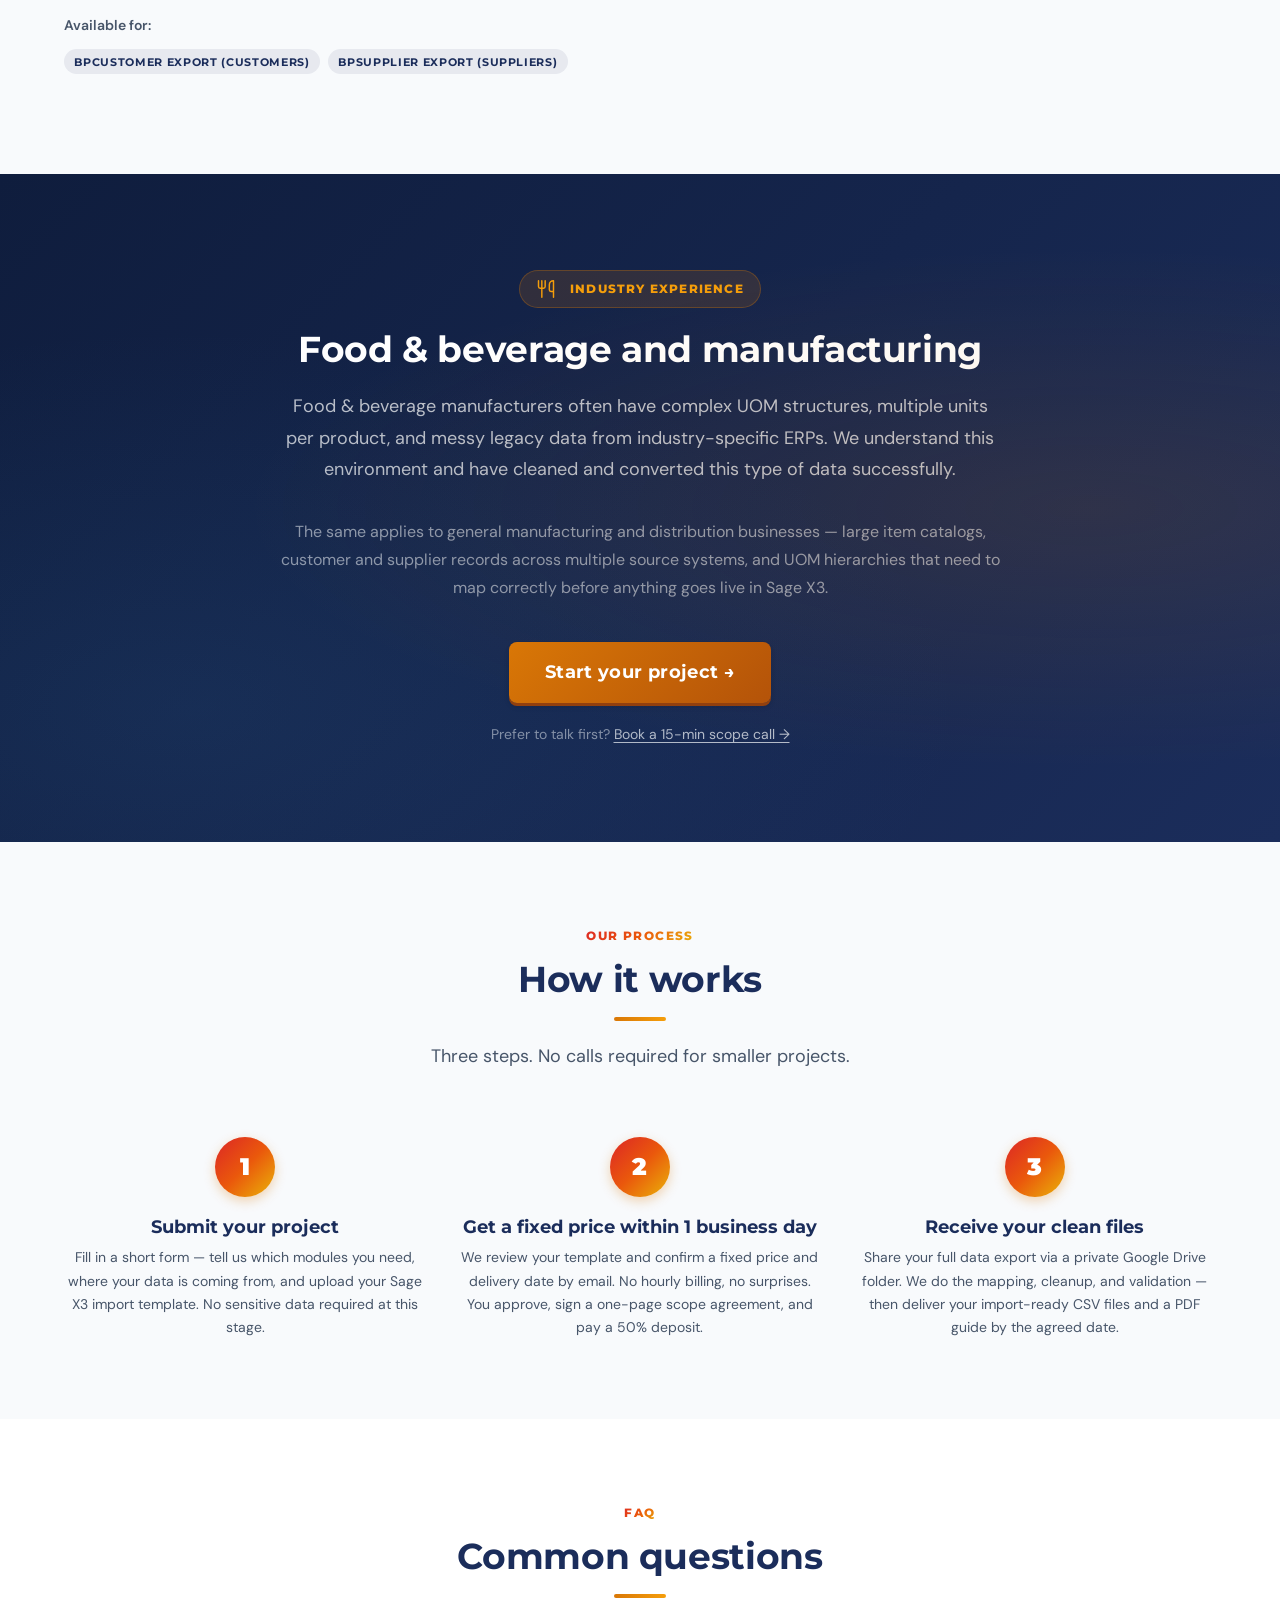
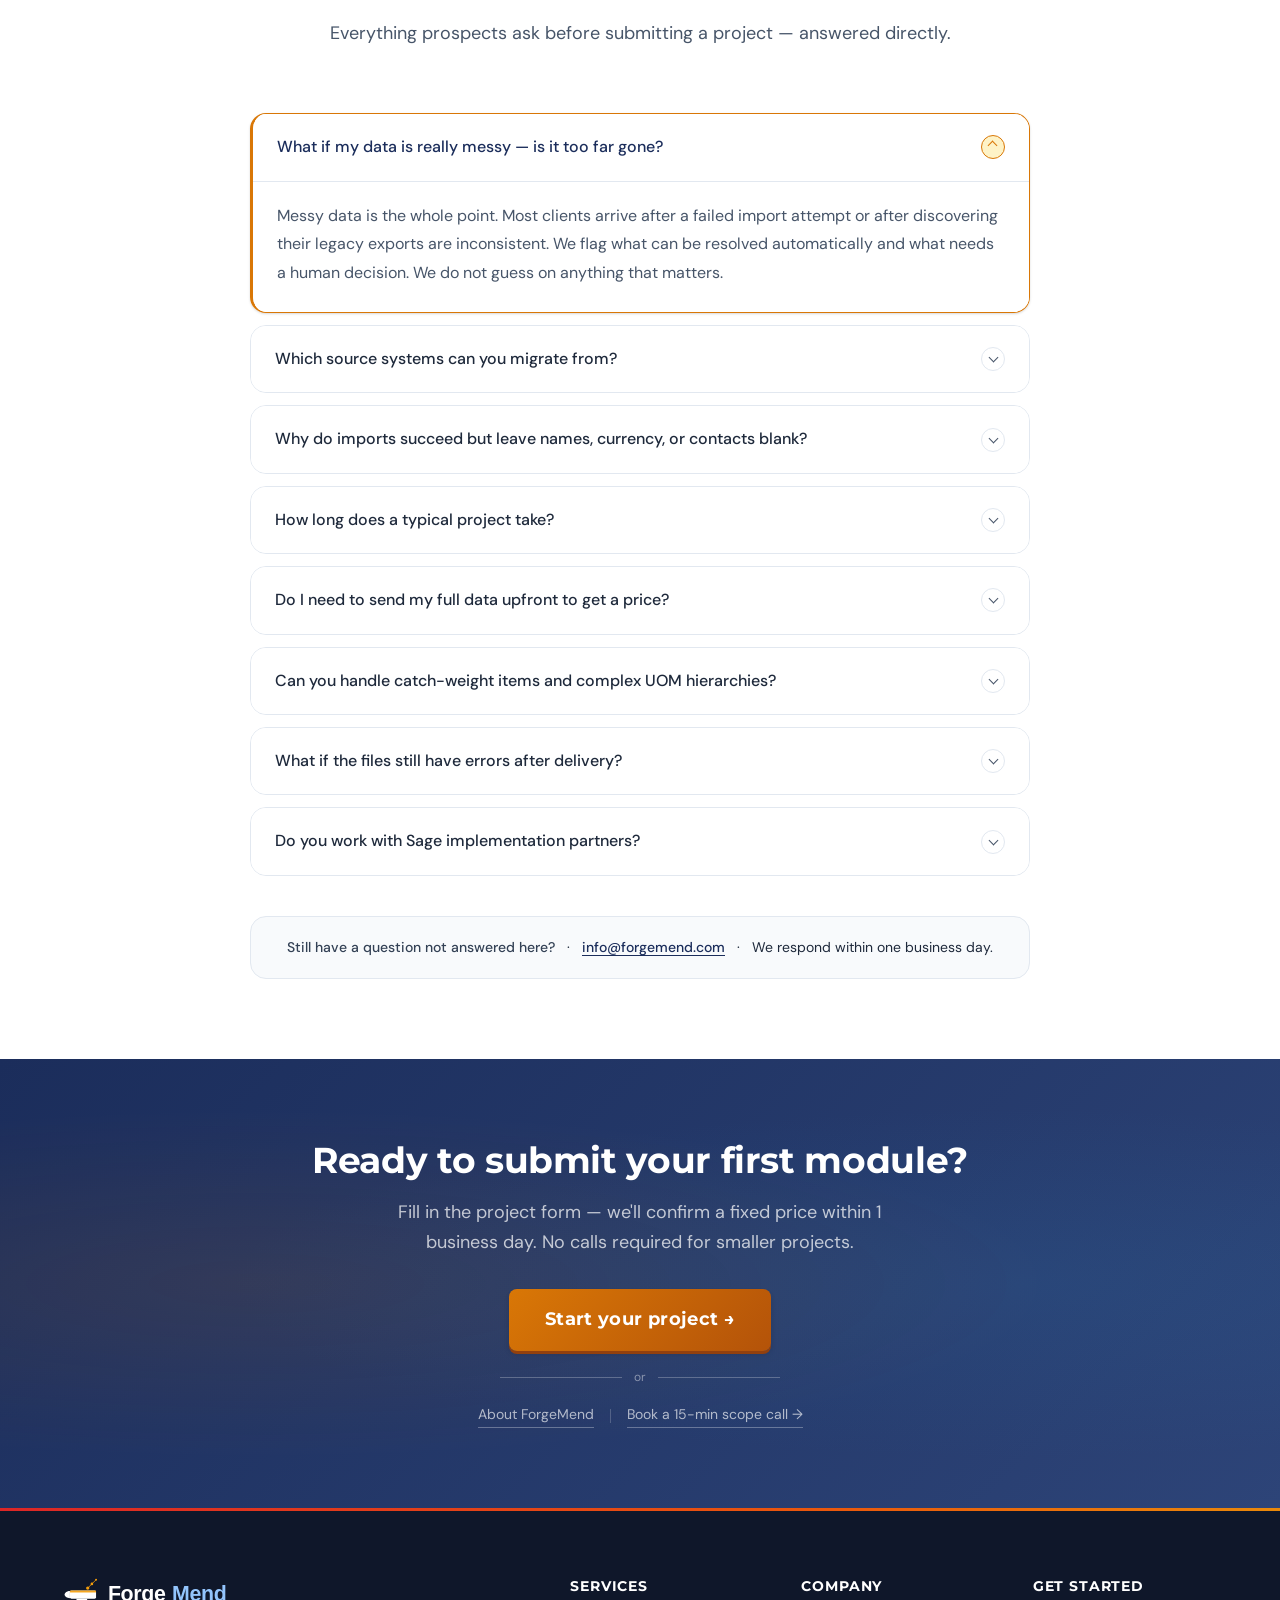
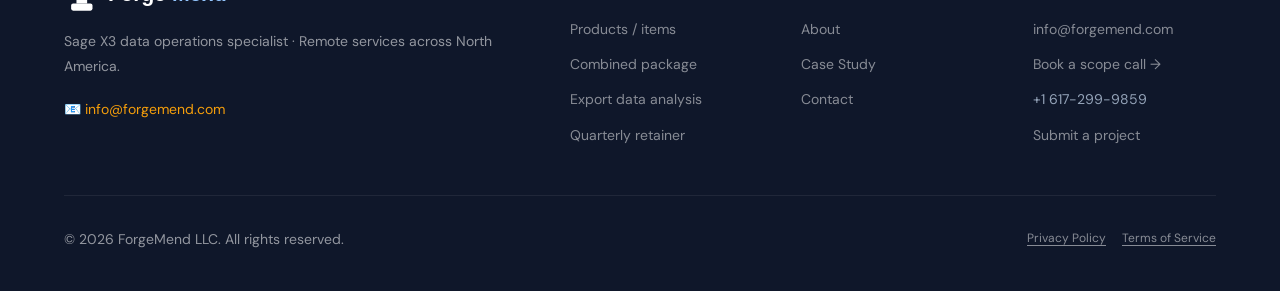
<file: website/services.html>
﻿<!DOCTYPE html>
<html lang="en">
<head>
  <meta charset="UTF-8" />
  <meta name="viewport" content="width=device-width, initial-scale=1.0" />

  <title>Sage X3 Data Conversion Services — Products, Customers, Suppliers &amp; UOM | ForgeMend</title>
  <meta name="description" content="Fixed-fee Sage X3 data conversion for products, customers, and suppliers. UOM conversions handled. Field-mapped to your exact import template. Quote in 1 business day. Serving North America remotely." />
  <meta name="keywords" content="sage x3 data cleanup, UOM conversion sage x3, sage x3 customer supplier import, sage x3 data migration, sage x3 product import" />
  <link rel="canonical" href="https://forgemend.com/services.html" />

  <meta property="og:type"        content="website" />
  <meta property="og:url"         content="https://forgemend.com/services.html" />
  <meta property="og:title"       content="Services &amp; Pricing — Sage X3 Data Conversion | ForgeMend" />
  <meta property="og:description" content="Fixed-fee Sage X3 data conversion: products, customers, suppliers. Price confirmed within 1 business day." />
  <meta name="twitter:card"        content="summary_large_image" />
  <meta name="twitter:title"       content="Services &amp; Pricing — Sage X3 Data Conversion | ForgeMend" />
  <meta name="twitter:description" content="Fixed-fee Sage X3 data conversion: products, customers, suppliers. Price confirmed within 1 business day." />
  <meta name="twitter:image"       content="https://forgemend.com/assets/og-image.png" />
  <meta property="og:image"       content="https://forgemend.com/assets/og-image.png" />

  <link rel="icon" type="image/x-icon" href="/favicon.ico">
  <link rel="icon" type="image/png" sizes="16x16" href="/favicon-16x16.png">
  <link rel="icon" type="image/png" sizes="32x32" href="/favicon-32x32.png">
  <link rel="icon" type="image/png" sizes="96x96" href="/favicon-96x96.png">
  <link rel="icon" href="/favicon.svg" type="image/svg+xml">
  <link rel="apple-touch-icon" sizes="180x180" href="/apple-touch-icon.png">
  <link rel="manifest" href="/site.webmanifest">
  <meta name="apple-mobile-web-app-title" content="ForgeMend">
  <meta name="application-name" content="ForgeMend">
  <link rel="preconnect" href="https://fonts.googleapis.com" />
  <link rel="preconnect" href="https://fonts.gstatic.com" crossorigin />
  <link rel="stylesheet" href="https://fonts.googleapis.com/css2?family=DM+Sans:ital,opsz,wght@0,9..40,300;0,9..40,400;0,9..40,500;0,9..40,600;0,9..40,700;1,9..40,400&family=DM+Mono:wght@400;500&family=Montserrat:wght@600;700;800;900&display=swap" />
  <link rel="stylesheet" href="css/main.css" />

  <script type="application/ld+json">
  {
    "@context": "https://schema.org",
    "@type": "ProfessionalService",
    "name": "ForgeMend",
    "url": "https://forgemend.com",
    "description": "Fixed-fee Sage X3 data migration and cleanup services. Products, customers, and suppliers. UOM conversions handled. Remote across North America.",
    "areaServed": {
      "@type": "Place",
      "name": "North America"
    },
    "serviceType": [
      "Sage X3 Data Migration",
      "Sage X3 Data Cleanup",
      "ERP Data Conversion",
      "UOM Conversion Service"
    ],
    "priceRange": "$2,900 – $10,500",
    "email": "info@forgemend.com",
    "telephone": "+16172999859",
    "sameAs": []
  }
  </script>

  <script type="application/ld+json">
  {
    "@context": "https://schema.org",
    "@type": "FAQPage",
    "mainEntity": [
      {
        "@type": "Question",
        "name": "What does a fixed-fee Sage X3 data migration include?",
        "acceptedAnswer": {
          "@type": "Answer",
          "text": "Each module (products, customers, or suppliers) includes field mapping to your exact Sage X3 import template, UOM conversions where applicable, duplicate removal, data validation, a validated import-ready CSV file, a PDF import guide, and one free revision round within 7 days."
        }
      },
      {
        "@type": "Question",
        "name": "Do you work with all legacy ERP systems?",
        "acceptedAnswer": {
          "@type": "Answer",
          "text": "Yes. We work with exports from any legacy ERP — QuickBooks, SAP Business One, Dynamics NAV, Sage 50, Sage 300, Epicor, and others. If you can export your data as a CSV or Excel file, we can clean and map it for Sage X3."
        }
      },
      {
        "@type": "Question",
        "name": "How long does Sage X3 data migration take?",
        "acceptedAnswer": {
          "@type": "Answer",
          "text": "A single-module project (products, customers, or suppliers) is typically delivered within 5–10 business days from the time we receive your full data export. The price and delivery date are confirmed within 1 business day of your project submission."
        }
      },
      {
        "@type": "Question",
        "name": "Do I need to be on a call to get started?",
        "acceptedAnswer": {
          "@type": "Answer",
          "text": "No. For most projects, no calls are required. You fill out a short project form, upload your Sage X3 import template, and we confirm a fixed price and delivery date by email within 1 business day."
        }
      },
      {
        "@type": "Question",
        "name": "What is a UOM conversion in Sage X3?",
        "acceptedAnswer": {
          "@type": "Answer",
          "text": "UOM (unit of measure) conversion in Sage X3 defines the relationship between different units for a product — for example, how many each (EA) are in a case (CS), or how many pounds (LB) equal one kilogram (KG). Incorrect UOM setup is one of the most common causes of failed product imports in Sage X3."
        }
      }
    ]
  }
  </script>

  <script type="application/ld+json">
  {
    "@context": "https://schema.org",
    "@type": "BreadcrumbList",
    "itemListElement": [
      {
        "@type": "ListItem",
        "position": 1,
        "name": "Home",
        "item": "https://forgemend.com"
      },
      {
        "@type": "ListItem",
        "position": 2,
        "name": "Services",
        "item": "https://forgemend.com/services.html"
      }
    ]
  }
  </script>

  <!-- Google tag (gtag.js) -->
  <script async src="https://www.googletagmanager.com/gtag/js?id=G-L8FBBSLNZ6"></script>
  <script>
    window.dataLayer = window.dataLayer || [];
    function gtag(){dataLayer.push(arguments);}
    gtag('js', new Date());

    gtag('config', 'G-L8FBBSLNZ6');
  </script>
</head>
<body>

  <!-- NAVIGATION -->
  <header>
    <nav class="nav" role="navigation" aria-label="Main navigation">
      <div class="nav-inner">
        <a href="index.html" class="nav-logo" aria-label="ForgeMend home">
          <img src="assets/logo/forgemend_logo_v2_dark.svg" alt="ForgeMend" class="nav-logo-img" width="160" height="42" />
        </a>
        <ul class="nav-links" role="list">
          <li><a href="index.html"        class="nav-link">Home</a></li>
          <li><a href="services.html"    class="nav-link active">Services</a></li>
          <li><a href="case-studies/"    class="nav-link">Case Study</a></li>
          <li><a href="about.html"       class="nav-link">About</a></li>
          <li><a href="contact.html"  class="nav-cta">Contact Us</a></li>
        </ul>
        <button class="nav-hamburger" aria-label="Toggle menu" aria-expanded="false" aria-controls="mobile-nav">
          <span></span><span></span><span></span>
        </button>
      </div>
    </nav>
    <nav class="nav-mobile" id="mobile-nav" aria-label="Mobile navigation">
      <a href="index.html"     class="nav-link">Home</a>
      <a href="services.html"  class="nav-link">Services</a>
      <a href="case-studies/"  class="nav-link">Case Study</a>
      <a href="about.html"     class="nav-link">About</a>
      <a href="contact.html"   class="nav-cta btn">Contact Us</a>
    </nav>
  </header>

  <main>
    <!-- PAGE HEADER -->
    <section class="page-header">
      <div class="container">
        <div class="page-header-content">
          <span class="eyebrow" style="color:var(--c-amber-light)">What We Deliver</span>
          <h1>Sage X3 data conversion services — fixed price, import-ready output</h1>
          <p>Send us your Sage X3 import template and your source data. We deliver validated, import-ready CSV files — mapped to your exact environment.</p>
        </div>
      </div>
    </section>

    <!-- ═══════════════════════════════════════════════════════════
         SERVICES — MODULAR PRICING
    ═══════════════════════════════════════════════════════════ -->
    <section class="section" id="pricing" aria-labelledby="pricing-heading">
      <div class="container">
        <div class="section-header">
          <span class="eyebrow">Our Services</span>
          <h2 id="pricing-heading">Clear pricing. No hourly surprises.</h2>
          <div class="divider"></div>
          <p>Every project is fixed-fee. Upload your Sage X3 import template — we confirm a price within 1 business day.</p>
        </div>

        <!-- Single-module cards: Products / Customers / Suppliers -->
        <div class="grid-3" style="margin-bottom:var(--s-6);">

          <div class="svc-card fade-up" id="products">
            <div class="svc-icon"><svg xmlns="http://www.w3.org/2000/svg" width="32" height="32" viewBox="0 0 24 24" fill="none" stroke="currentColor" stroke-width="1.75" stroke-linecap="round" stroke-linejoin="round" aria-hidden="true"><path d="M21 16V8a2 2 0 0 0-1-1.73l-7-4a2 2 0 0 0-2 0l-7 4A2 2 0 0 0 3 8v8a2 2 0 0 0 1 1.73l7 4a2 2 0 0 0 2 0l7-4A2 2 0 0 0 21 16z"/><polyline points="3.27 6.96 12 12.01 20.73 6.96"/><line x1="12" y1="22.08" x2="12" y2="12"/></svg></div>
            <h2>Sage X3 products &amp; items master data migration with UOM conversion</h2>
            <div class="svc-price">$4,500 – $5,500</div>
            <div class="svc-price-note">Fixed fee · 1 module</div>
            <p style="font-size:var(--text-sm); color:var(--c-amber); margin-top:var(--s-2); margin-bottom:0;">Products are priced higher due to UOM conversion complexity — the most common cause of failed Sage X3 imports.</p>
            <div class="svc-check-list" style="margin-top:var(--s-4);">
              <div class="svc-check-item">Field mapping to your exact Sage X3 template</div>
              <div class="svc-check-item">UOM conversions (EA, CS, LB, KG, GL, and more)</div>
              <div class="svc-check-item">Duplicate removal and code standardisation</div>
              <div class="svc-check-item">Validated, import-ready CSV + PDF import guide</div>
              <div class="svc-check-item">1 free revision round within 7 days</div>
            </div>
          </div>

          <div class="svc-card fade-up" id="customers">
            <div class="svc-icon"><svg xmlns="http://www.w3.org/2000/svg" width="32" height="32" viewBox="0 0 24 24" fill="none" stroke="currentColor" stroke-width="1.75" stroke-linecap="round" stroke-linejoin="round" aria-hidden="true"><rect x="3" y="2" width="18" height="20" rx="1"/><line x1="9" y1="22" x2="9" y2="14"/><line x1="15" y1="22" x2="15" y2="14"/><rect x="9" y="14" width="6" height="8"/><rect x="6" y="6" width="4" height="4"/><rect x="14" y="6" width="4" height="4"/></svg></div>
            <h2>Sage X3 customer data cleanup &amp; BPCUSTOMER import preparation</h2>
            <div class="svc-price">$2,900 – $3,900</div>
            <div class="svc-price-note">Fixed fee · 1 module</div>
            <div class="svc-check-list" style="margin-top:var(--s-4);">
              <div class="svc-check-item">BPCUSTOMER field mapping (BPCNUM, BPCNAM, address)</div>
              <div class="svc-check-item">Deduplication and code normalisation</div>
              <div class="svc-check-item">State codes, country codes, payment terms aligned</div>
              <div class="svc-check-item">Validated, import-ready CSV + PDF import guide</div>
              <div class="svc-check-item">1 free revision round within 7 days</div>
            </div>
          </div>

          <div class="svc-card fade-up" id="suppliers">
            <div class="svc-icon"><svg xmlns="http://www.w3.org/2000/svg" width="32" height="32" viewBox="0 0 24 24" fill="none" stroke="currentColor" stroke-width="1.75" stroke-linecap="round" stroke-linejoin="round" aria-hidden="true"><rect x="1" y="3" width="15" height="13" rx="1"/><polygon points="16 8 20 8 23 11 23 16 16 16 16 8"/><circle cx="5.5" cy="18.5" r="2.5"/><circle cx="18.5" cy="18.5" r="2.5"/></svg></div>
            <h2>Sage X3 supplier data cleansing &amp; BPSUPPLIER import service</h2>
            <div class="svc-price">$2,900 – $3,900</div>
            <div class="svc-price-note">Fixed fee · 1 module</div>
            <div class="svc-check-list" style="margin-top:var(--s-4);">
              <div class="svc-check-item">BPSUPPLIER field mapping (BPSNUM, BPSNAM, address)</div>
              <div class="svc-check-item">Deduplication and code normalisation</div>
              <div class="svc-check-item">Currency, payment terms, and country codes aligned</div>
              <div class="svc-check-item">Validated, import-ready CSV + PDF import guide</div>
              <div class="svc-check-item">1 free revision round within 7 days</div>
            </div>
          </div>

        </div>

        <!-- Combined package + Retainer -->
        <div class="grid-2" style="max-width:900px; margin-inline:auto;">

          <div class="svc-card svc-card--featured fade-up" id="combined">
            <div class="svc-badge">Best value</div>
            <div class="svc-icon"><svg xmlns="http://www.w3.org/2000/svg" width="32" height="32" viewBox="0 0 24 24" fill="none" stroke="currentColor" stroke-width="1.75" stroke-linecap="round" stroke-linejoin="round" aria-hidden="true"><polygon points="12 2 2 7 12 12 22 7 12 2"/><polyline points="2 17 12 22 22 17"/><polyline points="2 12 12 17 22 12"/></svg></div>
            <h3>Combined Package</h3>
            <p style="color:rgba(255,255,255,0.6); font-size:var(--text-sm); margin-bottom:var(--s-2);">Products + Customers + Suppliers</p>
            <div class="svc-price" style="color:var(--c-amber-light)">$8,500 – $10,500</div>
            <div class="svc-price-note" style="color:rgba(255,255,255,0.6)">Fixed fee · all three modules · price confirmed within 1 business day</div>
            <div class="svc-check-list" style="margin-top:var(--s-4);">
              <div class="svc-check-item">All three modules in one project, one fixed price</div>
              <div class="svc-check-item">Cross-dataset deduplication (customers vs. suppliers reconciled)</div>
              <div class="svc-check-item">One validated CSV per module + PDF import guide per module</div>
              <div class="svc-check-item">Migration readiness report — zero critical errors before you import</div>
              <div class="svc-check-item">1 free revision round within 7 days of delivery</div>
            </div>
          </div>

          <div class="svc-card svc-card--outline fade-up" id="retainer">
            <div class="svc-icon"><svg xmlns="http://www.w3.org/2000/svg" width="32" height="32" viewBox="0 0 24 24" fill="none" stroke="currentColor" stroke-width="1.75" stroke-linecap="round" stroke-linejoin="round" aria-hidden="true"><path d="M23 4v6h-6"/><path d="M1 20v-6h6"/><path d="M3.51 9a9 9 0 0 1 14.85-3.36L23 10M1 14l4.64 4.36A9 9 0 0 0 20.49 15"/></svg></div>
            <h3>Quarterly Retainer</h3>
            <div class="svc-price">$1,800<span style="font-size:var(--text-xl); font-weight:500;">/month</span></div>
            <div class="svc-price-note">Up to 2 projects per quarter · recurring data needs</div>
            <div class="svc-check-list" style="margin-top:var(--s-4);">
              <div class="svc-check-item">Up to 2 single-module projects per quarter</div>
              <div class="svc-check-item">Priority turnaround — ahead of one-off requests</div>
              <div class="svc-check-item">Reusable, documented Python scripts you own outright</div>
              <div class="svc-check-item">Validated output on every run — same logic, same error reporting</div>
              <div class="svc-check-item">Best fit for clients with recurring or ongoing data conversion needs</div>
            </div>
            <a href="contact.html" class="btn btn-secondary" style="margin-top:var(--s-6); display:inline-block;">Get in touch to discuss &rarr;</a>
          </div>

        </div>

        <p style="text-align:center; color:var(--c-gray-500); font-size:var(--text-sm); margin-top:var(--s-8);">
          All prices are fixed-fee. Final price confirmed within 1 business day of receiving your Sage X3 import template. 50% deposit to begin, 50% on delivery.
        </p>
      </div>
    </section>

    <!-- ═══════════════════════════════════════════════════════════
         EXPORT DATA ANALYSIS
    ═══════════════════════════════════════════════════════════ -->
    <div style="background:var(--c-gray-50);">
      <div class="container">
        <div class="svc-detail" id="export-analysis" style="padding-block:var(--s-20);">
          <div class="svc-content">
            <span class="eyebrow">Quick Win Service</span>
            <h2>Export data analysis</h2>
            <div class="svc-price">$490 – $690</div>
            <div class="svc-price-note">Fixed fee · delivered within 2 business days</div>
            <p class="lead" style="margin-top:var(--s-4);">Your raw Sage X3 BPCUSTOMER or BPSUPPLIER export is nearly unreadable — multiple indicator columns, merged fields, and a structure that makes analysis almost impossible without significant manual work. We process your export and deliver a clean, structured CSV you can actually work with — deduplicated, validated, and ready to analyze or hand off to your team.</p>

            <div class="svc-feature-list">
              <div class="svc-feature">
                <div class="svc-feature-dot">✓</div>
                <p><strong>Clean structured CSV</strong> — all indicator columns flattened into readable fields.</p>
              </div>
              <div class="svc-feature">
                <div class="svc-feature-dot">✓</div>
                <p><strong>Duplicate flags</strong> — duplicate codes identified and marked.</p>
              </div>
              <div class="svc-feature">
                <div class="svc-feature-dot">✓</div>
                <p><strong>Blank required field flags</strong> — missing critical fields highlighted.</p>
              </div>
              <div class="svc-feature">
                <div class="svc-feature-dot">✓</div>
                <p><strong>1-page summary</strong> of data quality findings.</p>
              </div>
              <div class="svc-feature">
                <div class="svc-feature-dot">✓</div>
                <p><strong>1 free revision within 7 days.</strong></p>
              </div>
            </div>

            <div style="margin-top:var(--s-8); padding:var(--s-5) var(--s-6); background:var(--c-amber-pale); border-radius:var(--r-xl); border:1px solid rgba(217,119,6,.2);">
              <p style="margin:0; color:var(--c-gray-700); font-size:var(--text-sm); line-height:1.75;">A natural starting point before a full conversion project. Clients often use this to understand their data quality before committing to a larger migration scope.</p>
            </div>

            <p style="margin-top:var(--s-6); margin-bottom:var(--s-2); color:var(--c-gray-600); font-size:var(--text-sm); font-weight:600;">Available for:</p>
            <div class="svc-modules">
              <span class="tag tag-navy">BPCUSTOMER export (customers)</span>
              <span class="tag tag-navy">BPSUPPLIER export (suppliers)</span>
            </div>
          </div>

          <div class="svc-visual">
            <div class="code-box">
              <div class="code-box-header"><span class="dot"></span> Analysis output — bpcustomer_analysis.csv</div>
              <div class="code-box-body">
<span class="b">[INFO]</span>  Source: BPCUSTOMER_export.csv | <span class="w">1,847 rows</span><br>
<span class="g">[OK]</span>    Indicator columns flattened: <span class="w">24 → 8 fields</span><br>
<span class="y">[WARN]</span>  <span class="w">143 duplicate</span> BPCNUM codes flagged<br>
<span class="y">[WARN]</span>  <span class="w">38 records</span>: BPCNAM blank (required)<br>
<span class="y">[WARN]</span>  <span class="w">21 records</span>: BPACITY blank<br>
<span class="g">[OK]</span>    Clean CSV: bpcustomer_analysis.csv<br>
<span class="dim">────────────────────────────────</span><br>
<span class="g">[DONE]</span>  Rows: 1,847 · Dupes flagged: 143 · Blanks: 59<br>
<span class="dim">See: data_quality_summary.pdf</span>
              </div>
            </div>
          </div>
        </div>
      </div>
    </div>

    <!-- ═══════════════════════════════════════════════════════════
         INDUSTRY EXPERIENCE
    ═══════════════════════════════════════════════════════════ -->
    <section class="fnb" id="fnb" aria-labelledby="fnb-services-heading">
      <div class="container">
        <div style="max-width:720px; margin-inline:auto; text-align:center;">
          <div class="fnb-label" style="margin-inline:auto;"><svg style="vertical-align:middle; margin-right:6px;" xmlns="http://www.w3.org/2000/svg" width="20" height="20" viewBox="0 0 24 24" fill="none" stroke="currentColor" stroke-width="1.75" stroke-linecap="round" stroke-linejoin="round" aria-hidden="true"><path d="M3 2v7c0 1.1.9 2 2 2h4a2 2 0 0 0 2-2V2"/><path d="M7 2v20"/><path d="M21 15V2v0a5 5 0 0 0-5 5v6c0 1.1.9 2 2 2h3zm0 0v7"/></svg> Industry Experience</div>
          <h2 id="fnb-services-heading" style="color:var(--c-white);">Food &amp; beverage and manufacturing</h2>
          <p style="color:rgba(255,255,255,.72); font-size:var(--text-lg); line-height:1.75; margin-bottom:var(--s-8);">
            Food &amp; beverage manufacturers often have complex UOM structures, multiple units
            per product, and messy legacy data from industry-specific ERPs. We understand this
            environment and have cleaned and converted this type of data successfully.
          </p>
          <p style="color:rgba(255,255,255,.55); font-size:var(--text-base); line-height:1.75; margin-bottom:var(--s-10);">
            The same applies to general manufacturing and distribution businesses —
            large item catalogs, customer and supplier records across multiple source systems,
            and UOM hierarchies that need to map correctly before anything goes live in Sage X3.
          </p>
          <a href="contact.html" class="btn btn-primary btn-lg">Start your project &rarr;</a>
          <p style="margin-top:var(--s-5); font-size:var(--text-sm); color:rgba(255,255,255,.5);">Prefer to talk first? <a href="https://calendly.com/forgemend-info/15min" target="_blank" rel="noopener noreferrer" style="color:rgba(255,255,255,.7); text-decoration:underline; text-underline-offset:3px;">Book a 15-min scope call &rarr;</a></p>
        </div>
      </div>
    </section>

    <!-- HOW IT WORKS -->
    <section class="section section--gray" id="how-it-works" aria-labelledby="hiw-svc-heading">
      <div class="container">
        <div class="section-header">
          <span class="eyebrow">Our Process</span>
          <h2 id="hiw-svc-heading">How it works</h2>
          <div class="divider"></div>
          <p>Three steps. No calls required for smaller projects.</p>
        </div>

        <div class="steps">
          <div class="step fade-up">
            <div class="step-num">1</div>
            <h3>Submit your project</h3>
            <p>Fill in a short form — tell us which modules you need, where your data is coming from, and upload your Sage X3 import template. No sensitive data required at this stage.</p>
          </div>
          <div class="step fade-up">
            <div class="step-num">2</div>
            <h3>Get a fixed price within 1 business day</h3>
            <p>We review your template and confirm a fixed price and delivery date by email. No hourly billing, no surprises. You approve, sign a one-page scope agreement, and pay a 50% deposit.</p>
          </div>
          <div class="step fade-up">
            <div class="step-num">3</div>
            <h3>Receive your clean files</h3>
            <p>Share your full data export via a private Google Drive folder. We do the mapping, cleanup, and validation — then deliver your import-ready CSV files and a PDF guide by the agreed date.</p>
          </div>
        </div>
      </div>
    </section>

  <section class="section" id="faq" aria-labelledby="faq-heading">
    <div class="container">
      <div class="section-header">
        <span class="eyebrow">FAQ</span>
        <h2 id="faq-heading">Common questions</h2>
        <div class="divider"></div>
        <p>Everything prospects ask before submitting a project —
        answered directly.</p>
      </div>

      <div class="faq-list">

        <div class="faq-item">
          <button class="faq-q" aria-expanded="false"
                  aria-controls="faq-a-1">
            <span>What if my data is really messy — is it too far
            gone?</span>
            <span class="faq-chevron" aria-hidden="true"></span>
          </button>
          <div class="faq-a" id="faq-a-1" hidden>
            <p>Messy data is the whole point. Most clients arrive after
            a failed import attempt or after discovering their legacy
            exports are inconsistent. We flag what can be resolved
            automatically and what needs a human decision. We do not
            guess on anything that matters.</p>
          </div>
        </div>

        <div class="faq-item">
          <button class="faq-q" aria-expanded="false"
                  aria-controls="faq-a-2">
            <span>Which source systems can you migrate from?</span>
            <span class="faq-chevron" aria-hidden="true"></span>
          </button>
          <div class="faq-a" id="faq-a-2" hidden>
            <p>We have direct hands-on experience with QuickBooks
            Desktop, QuickBooks Online, SAP Business One, Dynamics NAV,
            Sage 50, and Sage 100. We also handle migrations from mixed
            systems and Excel-based records. If your source system is
            not listed, tell us in the project form — we will confirm
            before you commit to anything.</p>
          </div>
        </div>

        <div class="faq-item">
          <button class="faq-q" aria-expanded="false"
                  aria-controls="faq-a-3">
            <span>Why do imports succeed but leave names, currency,
            or contacts blank?</span>
            <span class="faq-chevron" aria-hidden="true"></span>
          </button>
          <div class="faq-a" id="faq-a-3" hidden>
            <p>This happens when files are imported directly to
            BPCUSTOMER or BPSUPPLIER without first updating the core
            BPARTNER table. Name, currency, and most header fields live
            in BPARTNER — the supplier and customer tables do not
            overwrite them.</p>
            <p>We handle the full dependency sequence:
            <strong>BPARTNER → BPADDRESS → Contacts →
            BPCUSTOMER/BPSUPPLIER</strong>. Every mandatory field is
            mapped and validated before delivery.</p>
          </div>
        </div>

        <div class="faq-item">
          <button class="faq-q" aria-expanded="false"
                  aria-controls="faq-a-4">
            <span>How long does a typical project take?</span>
            <span class="faq-chevron" aria-hidden="true"></span>
          </button>
          <div class="faq-a" id="faq-a-4" hidden>
            <div class="faq-timeline-grid">
              <div class="faq-timeline-item">
                <span class="faq-timeline-label">Export data
                analysis</span>
                <span class="faq-timeline-value">2 business
                days</span>
              </div>
              <div class="faq-timeline-item">
                <span class="faq-timeline-label">Single module</span>
                <span class="faq-timeline-value">5–7 business
                days</span>
              </div>
              <div class="faq-timeline-item">
                <span class="faq-timeline-label">Combined
                package</span>
                <span class="faq-timeline-value">10–14 business
                days</span>
              </div>
              <div class="faq-timeline-item">
                <span class="faq-timeline-label">Price
                confirmed</span>
                <span class="faq-timeline-value">Within 1 business
                day</span>
              </div>
            </div>
            <p>Exact delivery date is confirmed and agreed in writing
            before any work begins.</p>
          </div>
        </div>

        <div class="faq-item">
          <button class="faq-q" aria-expanded="false"
                  aria-controls="faq-a-5">
            <span>Do I need to send my full data upfront to get a
            price?</span>
            <span class="faq-chevron" aria-hidden="true"></span>
          </button>
          <div class="faq-a" id="faq-a-5" hidden>
            <p>No. To confirm a fixed price we need your
            <strong>Sage X3 import template</strong> and a few answers
            about your data — record count, source system, and
            catch-weight status. You provide those in the project form.
            You only share your full data export after approving the
            price and signing the one-page scope agreement.</p>
          </div>
        </div>

        <div class="faq-item">
          <button class="faq-q" aria-expanded="false"
                  aria-controls="faq-a-6">
            <span>Can you handle catch-weight items and complex UOM
            hierarchies?</span>
            <span class="faq-chevron" aria-hidden="true"></span>
          </button>
          <div class="faq-a" id="faq-a-6" hidden>
            <p>Yes — this is a core specialty. Catch-weight
            configuration, stock unit hierarchy rules, density-linked
            coefficients, and multi-unit product catalogs are all
            covered. UOM coefficient direction, GESTCO conversion table
            completeness, and product-specific coefficients in ITF are
            validated before any file is delivered.</p>
            <p>Food, seafood, and protein distribution catalogs are
            where most of this complexity lives and where we have the
            most direct hands-on experience.</p>
          </div>
        </div>

        <div class="faq-item">
          <button class="faq-q" aria-expanded="false"
                  aria-controls="faq-a-7">
            <span>What if the files still have errors after
            delivery?</span>
            <span class="faq-chevron" aria-hidden="true"></span>
          </button>
          <div class="faq-a" id="faq-a-7" hidden>
            <p>Every project includes <strong>one free revision round
            within 7 days</strong> of delivery. If an error is
            attributable to a mapping mistake on our side, we fix it
            at no cost. If new requirements emerge after delivery —
            fields not in the original scope, or template changes made
            after work began — that is a new scope and we quote it
            separately. Everything is documented so there is no
            ambiguity about what was included.</p>
          </div>
        </div>

        <div class="faq-item">
          <button class="faq-q" aria-expanded="false"
                  aria-controls="faq-a-8">
            <span>Do you work with Sage implementation
            partners?</span>
            <span class="faq-chevron" aria-hidden="true"></span>
          </button>
          <div class="faq-a" id="faq-a-8" hidden>
            <p>Yes. We work directly with manufacturers and
            distributors, and alongside Sage VARs who need data
            preparation handled by someone with hands-on import
            experience. If your Sage partner is managing the broader
            implementation and wants to subcontract the data cleanup
            work, contact us and we can discuss the arrangement.</p>
          </div>
        </div>

      </div>

      <div class="faq-footer">
        <span class="faq-footer-question">Still have a question not
        answered here?</span>
        <span class="faq-footer-sep">·</span>
        <a href="mailto:info@forgemend.com" class="faq-email-link">
          info@forgemend.com
        </a>
        <span class="faq-footer-sep">·</span>
        <span>We respond within one business day.</span>
      </div>

    </div>
  </section>

    <!-- CTA -->
    <section class="cta-band" id="start-project">
      <div class="container">
        <div class="cta-band-inner">
          <h2>Ready to submit your first module?</h2>
          <p>Fill in the project form — we'll confirm a fixed price within 1 business day. No calls required for smaller projects.</p>
          <div class="cta-actions">
            <a href="contact.html" class="btn btn-primary btn-lg">Start your project &rarr;</a>
            <div class="cta-or-divider">
              <span class="cta-or-line"></span>
              <span class="cta-or-text">or</span>
              <span class="cta-or-line"></span>
            </div>
            <div class="cta-secondary-links">
              <a href="about.html" class="cta-text-link">About ForgeMend</a>
              <span class="cta-pipe"></span>
              <a href="https://calendly.com/forgemend-info/15min" class="cta-text-link" target="_blank" rel="noopener noreferrer">Book a 15-min scope call &rarr;</a>
            </div>
          </div>
        </div>
      </div>
    </section>
  </main>

  <!-- FOOTER -->
  <footer class="footer">
    <div class="container">
      <div class="footer-grid">
        <div class="footer-brand">
          <a href="index.html" class="footer-logo">
            <img src="assets/logo/forgemend_logo_v2_white.svg" alt="ForgeMend" class="footer-logo-img" width="160" height="38" />
          </a>
          <p class="footer-tagline">Sage X3 data operations specialist · Remote services across North America.</p>
          <div class="footer-contact-links">
            <a href="mailto:info@forgemend.com" class="footer-contact-link">📧 info@forgemend.com</a>
          </div>
        </div>
        <div>
          <div class="footer-col-title">Services</div>
          <div class="footer-col-links">
            <a href="services.html#products">Products / items</a>
            <a href="services.html#combined">Combined package</a>
            <a href="services.html#export-analysis">Export data analysis</a>
            <a href="services.html#retainer">Quarterly retainer</a>
          </div>
        </div>
        <div>
          <div class="footer-col-title">Company</div>
          <div class="footer-col-links">
            <a href="about.html">About</a>
            <a href="case-studies/">Case Study</a>
            <a href="contact.html">Contact</a>
          </div>
        </div>
        <div>
          <div class="footer-col-title">Get Started</div>
          <div class="footer-col-links">
            <a href="mailto:info@forgemend.com">info@forgemend.com</a>
            <a href="https://calendly.com/forgemend-info/15min" target="_blank" rel="noopener noreferrer">Book a scope call &rarr;</a>
            <a href="tel:+16172999859" style="color:var(--c-gray-400); font-size:var(--text-sm);">+1 617-299-9859</a>
            <a href="contact.html">Submit a project</a>
          </div>
        </div>
      </div>
      <div class="footer-bottom">
        <span>&copy; 2026 ForgeMend LLC. All rights reserved.</span>
        <div class="footer-legal">
          <a href="/privacy.html">Privacy Policy</a>
          <a href="/terms.html">Terms of Service</a>
        </div>
      </div>
    </div>
  </footer>

  <script src="js/main.js" defer></script>
</body>
</html>
</file>
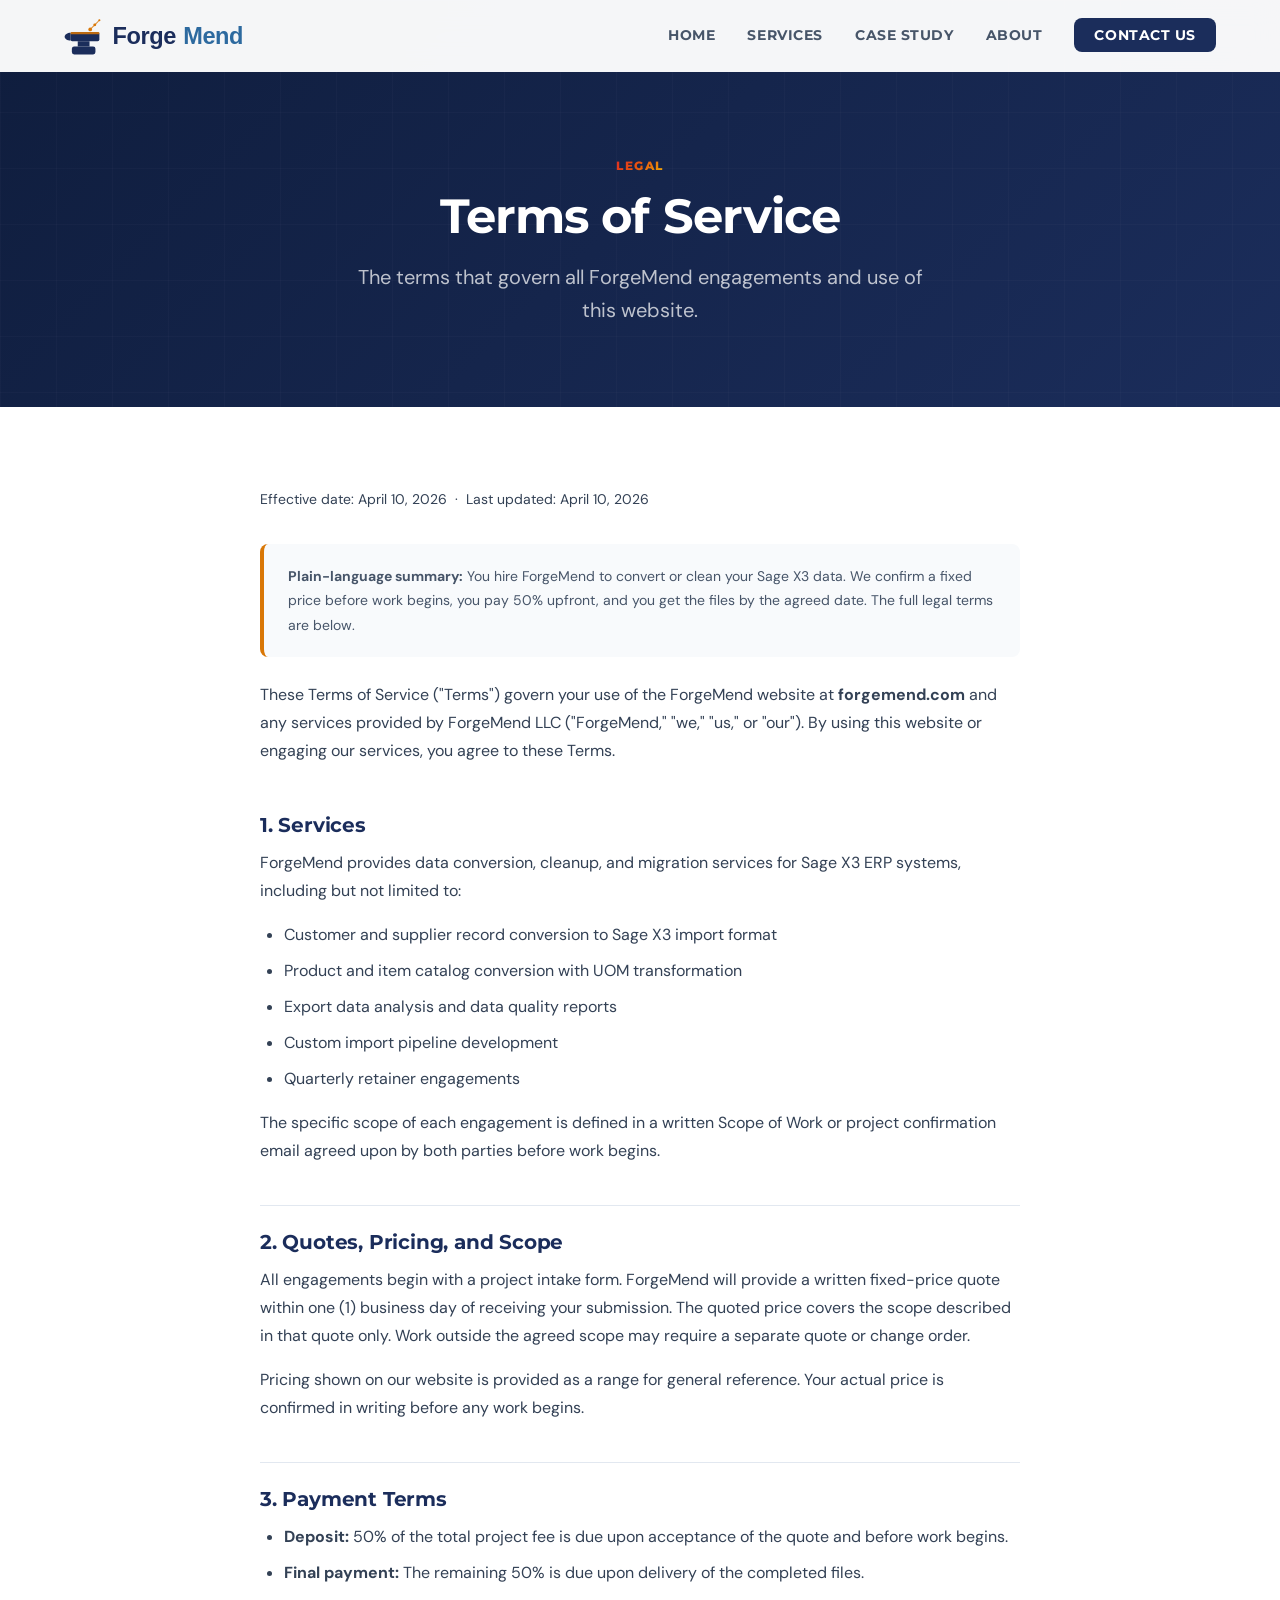
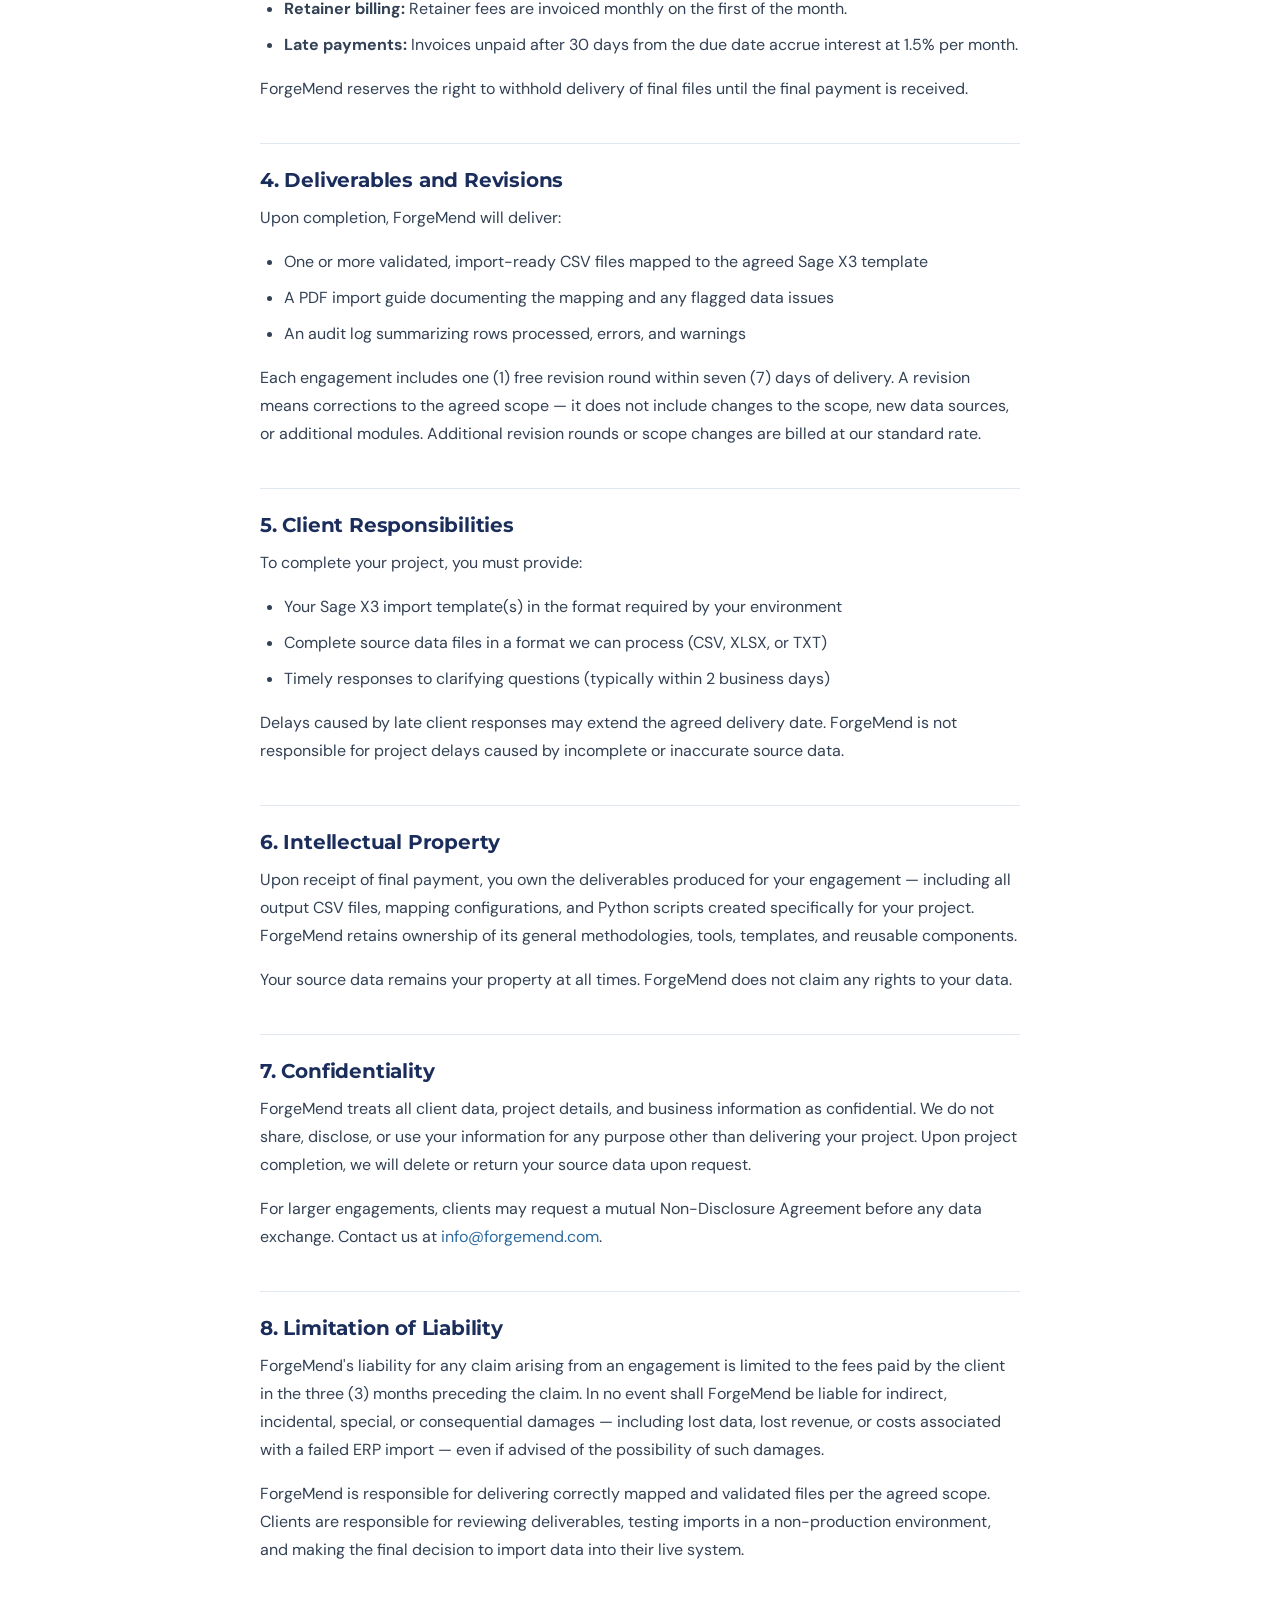
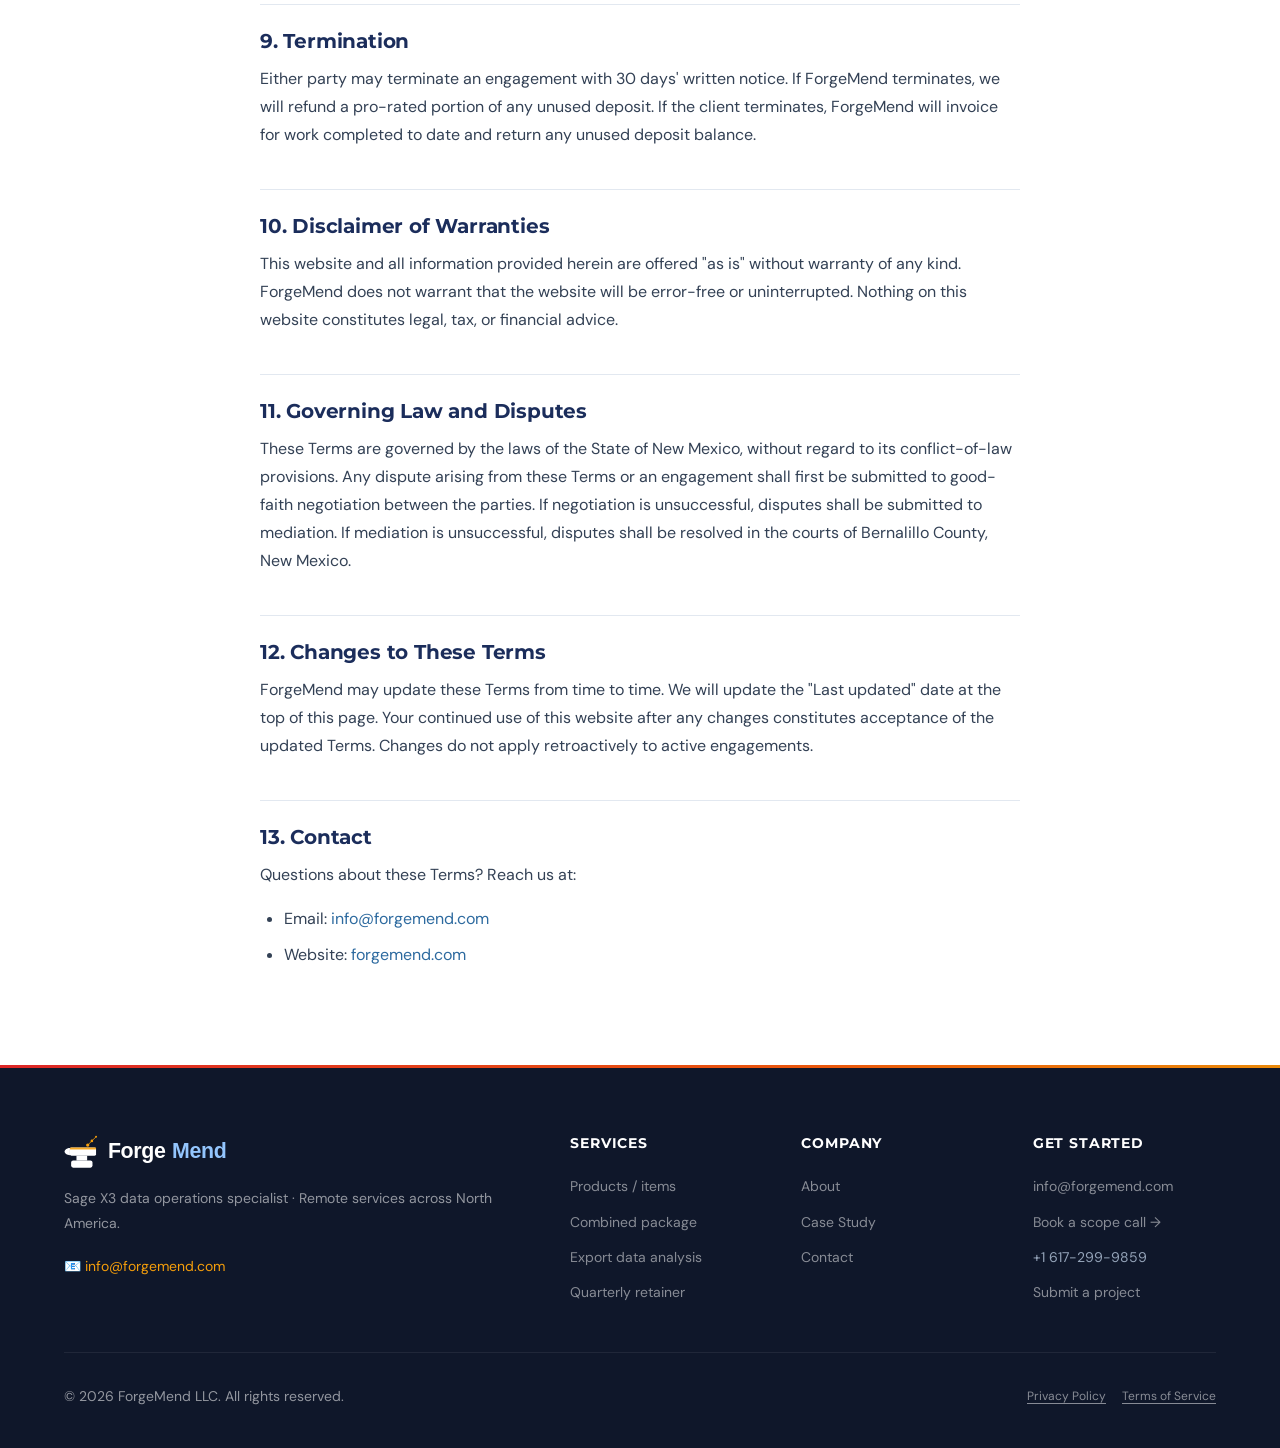
<file: website/terms.html>
﻿<!DOCTYPE html>
<html lang="en">
<head>
  <meta charset="UTF-8" />
  <meta name="viewport" content="width=device-width, initial-scale=1.0" />
  <meta name="robots" content="noindex, follow" />

  <title>Terms of Service | ForgeMend</title>
  <meta name="description" content="ForgeMend terms of service — scope, payment, deliverables, and governing law for all engagements." />
  <link rel="canonical" href="https://forgemend.com/terms.html" />

  <meta property="og:type"        content="website" />
  <meta property="og:url"         content="https://forgemend.com/terms.html" />
  <meta property="og:title"       content="Terms of Service | ForgeMend" />
  <meta property="og:description" content="ForgeMend terms of service — scope, payment, deliverables, and governing law for all engagements." />
  <meta property="og:image"       content="https://forgemend.com/assets/og-image.png" />

  <link rel="icon" type="image/x-icon" href="/favicon.ico">
  <link rel="icon" type="image/png" sizes="16x16" href="/favicon-16x16.png">
  <link rel="icon" type="image/png" sizes="32x32" href="/favicon-32x32.png">
  <link rel="icon" type="image/png" sizes="96x96" href="/favicon-96x96.png">
  <link rel="icon" href="/favicon.svg" type="image/svg+xml">
  <link rel="apple-touch-icon" sizes="180x180" href="/apple-touch-icon.png">
  <link rel="manifest" href="/site.webmanifest">
  <meta name="apple-mobile-web-app-title" content="ForgeMend">
  <meta name="application-name" content="ForgeMend">
  <link rel="preconnect" href="https://fonts.googleapis.com" />
  <link rel="preconnect" href="https://fonts.gstatic.com" crossorigin />
  <link rel="stylesheet" href="https://fonts.googleapis.com/css2?family=DM+Sans:ital,opsz,wght@0,9..40,300;0,9..40,400;0,9..40,500;0,9..40,600;0,9..40,700;1,9..40,400&family=DM+Mono:wght@400;500&family=Montserrat:wght@600;700;800;900&display=swap" />
  <link rel="stylesheet" href="css/main.css" />

  <style>
    .legal-content {
      max-width: 760px;
      margin-inline: auto;
    }
    .legal-content h2 {
      font-size: var(--text-xl);
      margin-top: var(--s-10);
      margin-bottom: var(--s-3);
      padding-top: var(--s-6);
      border-top: 1px solid var(--c-gray-200);
    }
    .legal-content h2:first-of-type {
      border-top: none;
      margin-top: var(--s-6);
    }
    .legal-content p,
    .legal-content li {
      color: var(--c-gray-700);
      line-height: 1.75;
    }
    .legal-content ul {
      list-style: disc;
      padding-left: var(--s-6);
      margin-bottom: var(--s-4);
    }
    .legal-content ul li {
      margin-bottom: var(--s-2);
    }
    .legal-meta {
      font-size: var(--text-sm);
      color: var(--c-gray-400);
      margin-bottom: var(--s-8);
    }
    .legal-callout {
      background: var(--c-gray-50);
      border-left: 4px solid var(--c-amber);
      border-radius: var(--r-md);
      padding: var(--s-5) var(--s-6);
      margin-bottom: var(--s-6);
    }
    .legal-callout p {
      margin: 0;
      font-size: var(--text-sm);
      color: var(--c-gray-600);
    }
  </style>

  <!-- Google tag (gtag.js) -->
  <script async src="https://www.googletagmanager.com/gtag/js?id=G-L8FBBSLNZ6"></script>
  <script>
    window.dataLayer = window.dataLayer || [];
    function gtag(){dataLayer.push(arguments);}
    gtag('js', new Date());

    gtag('config', 'G-L8FBBSLNZ6');
  </script>
</head>
<body>

  <!-- NAVIGATION -->
  <header>
    <nav class="nav" role="navigation" aria-label="Main navigation">
      <div class="nav-inner">
        <a href="index.html" class="nav-logo" aria-label="ForgeMend home">
          <img src="assets/logo/forgemend_logo_v2_dark.svg" alt="ForgeMend" class="nav-logo-img" width="160" height="42" />
        </a>
        <ul class="nav-links" role="list">
          <li><a href="index.html"        class="nav-link">Home</a></li>
          <li><a href="services.html"    class="nav-link">Services</a></li>
          <li><a href="case-studies/"    class="nav-link">Case Study</a></li>
          <li><a href="about.html"       class="nav-link">About</a></li>
          <li><a href="contact.html"     class="nav-cta">Contact Us</a></li>
        </ul>
        <button class="nav-hamburger" aria-label="Toggle menu" aria-expanded="false" aria-controls="mobile-nav">
          <span></span><span></span><span></span>
        </button>
      </div>
    </nav>
    <nav class="nav-mobile" id="mobile-nav" aria-label="Mobile navigation">
      <a href="index.html"     class="nav-link">Home</a>
      <a href="services.html"  class="nav-link">Services</a>
      <a href="case-studies/"  class="nav-link">Case Study</a>
      <a href="about.html"     class="nav-link">About</a>
      <a href="contact.html"   class="nav-cta btn">Contact Us</a>
    </nav>
  </header>

  <main>
    <!-- PAGE HEADER -->
    <section class="page-header">
      <div class="container">
        <div class="page-header-content">
          <span class="eyebrow" style="color:var(--c-amber-light)">Legal</span>
          <h1>Terms of Service</h1>
          <p>The terms that govern all ForgeMend engagements and use of this website.</p>
        </div>
      </div>
    </section>

    <!-- CONTENT -->
    <section class="section">
      <div class="container">
        <div class="legal-content">
          <p class="legal-meta">Effective date: April 10, 2026 &nbsp;·&nbsp; Last updated: April 10, 2026</p>

          <div class="legal-callout">
            <p><strong>Plain-language summary:</strong> You hire ForgeMend to convert or clean your Sage X3 data. We confirm a fixed price before work begins, you pay 50% upfront, and you get the files by the agreed date. The full legal terms are below.</p>
          </div>

          <p>These Terms of Service ("Terms") govern your use of the ForgeMend website at <strong>forgemend.com</strong> and any services provided by ForgeMend LLC ("ForgeMend," "we," "us," or "our"). By using this website or engaging our services, you agree to these Terms.</p>

          <h2>1. Services</h2>
          <p>ForgeMend provides data conversion, cleanup, and migration services for Sage X3 ERP systems, including but not limited to:</p>
          <ul>
            <li>Customer and supplier record conversion to Sage X3 import format</li>
            <li>Product and item catalog conversion with UOM transformation</li>
            <li>Export data analysis and data quality reports</li>
            <li>Custom import pipeline development</li>
            <li>Quarterly retainer engagements</li>
          </ul>
          <p>The specific scope of each engagement is defined in a written Scope of Work or project confirmation email agreed upon by both parties before work begins.</p>

          <h2>2. Quotes, Pricing, and Scope</h2>
          <p>All engagements begin with a project intake form. ForgeMend will provide a written fixed-price quote within one (1) business day of receiving your submission. The quoted price covers the scope described in that quote only. Work outside the agreed scope may require a separate quote or change order.</p>
          <p>Pricing shown on our website is provided as a range for general reference. Your actual price is confirmed in writing before any work begins.</p>

          <h2>3. Payment Terms</h2>
          <ul>
            <li><strong>Deposit:</strong> 50% of the total project fee is due upon acceptance of the quote and before work begins.</li>
            <li><strong>Final payment:</strong> The remaining 50% is due upon delivery of the completed files.</li>
            <li><strong>Retainer billing:</strong> Retainer fees are invoiced monthly on the first of the month.</li>
            <li><strong>Late payments:</strong> Invoices unpaid after 30 days from the due date accrue interest at 1.5% per month.</li>
          </ul>
          <p>ForgeMend reserves the right to withhold delivery of final files until the final payment is received.</p>

          <h2>4. Deliverables and Revisions</h2>
          <p>Upon completion, ForgeMend will deliver:</p>
          <ul>
            <li>One or more validated, import-ready CSV files mapped to the agreed Sage X3 template</li>
            <li>A PDF import guide documenting the mapping and any flagged data issues</li>
            <li>An audit log summarizing rows processed, errors, and warnings</li>
          </ul>
          <p>Each engagement includes one (1) free revision round within seven (7) days of delivery. A revision means corrections to the agreed scope — it does not include changes to the scope, new data sources, or additional modules. Additional revision rounds or scope changes are billed at our standard rate.</p>

          <h2>5. Client Responsibilities</h2>
          <p>To complete your project, you must provide:</p>
          <ul>
            <li>Your Sage X3 import template(s) in the format required by your environment</li>
            <li>Complete source data files in a format we can process (CSV, XLSX, or TXT)</li>
            <li>Timely responses to clarifying questions (typically within 2 business days)</li>
          </ul>
          <p>Delays caused by late client responses may extend the agreed delivery date. ForgeMend is not responsible for project delays caused by incomplete or inaccurate source data.</p>

          <h2>6. Intellectual Property</h2>
          <p>Upon receipt of final payment, you own the deliverables produced for your engagement — including all output CSV files, mapping configurations, and Python scripts created specifically for your project. ForgeMend retains ownership of its general methodologies, tools, templates, and reusable components.</p>
          <p>Your source data remains your property at all times. ForgeMend does not claim any rights to your data.</p>

          <h2>7. Confidentiality</h2>
          <p>ForgeMend treats all client data, project details, and business information as confidential. We do not share, disclose, or use your information for any purpose other than delivering your project. Upon project completion, we will delete or return your source data upon request.</p>
          <p>For larger engagements, clients may request a mutual Non-Disclosure Agreement before any data exchange. Contact us at <a href="mailto:info@forgemend.com">info@forgemend.com</a>.</p>

          <h2>8. Limitation of Liability</h2>
          <p>ForgeMend's liability for any claim arising from an engagement is limited to the fees paid by the client in the three (3) months preceding the claim. In no event shall ForgeMend be liable for indirect, incidental, special, or consequential damages — including lost data, lost revenue, or costs associated with a failed ERP import — even if advised of the possibility of such damages.</p>
          <p>ForgeMend is responsible for delivering correctly mapped and validated files per the agreed scope. Clients are responsible for reviewing deliverables, testing imports in a non-production environment, and making the final decision to import data into their live system.</p>

          <h2>9. Termination</h2>
          <p>Either party may terminate an engagement with 30 days' written notice. If ForgeMend terminates, we will refund a pro-rated portion of any unused deposit. If the client terminates, ForgeMend will invoice for work completed to date and return any unused deposit balance.</p>

          <h2>10. Disclaimer of Warranties</h2>
          <p>This website and all information provided herein are offered "as is" without warranty of any kind. ForgeMend does not warrant that the website will be error-free or uninterrupted. Nothing on this website constitutes legal, tax, or financial advice.</p>

          <h2>11. Governing Law and Disputes</h2>
          <p>These Terms are governed by the laws of the State of New Mexico, without regard to its conflict-of-law provisions. Any dispute arising from these Terms or an engagement shall first be submitted to good-faith negotiation between the parties. If negotiation is unsuccessful, disputes shall be submitted to mediation. If mediation is unsuccessful, disputes shall be resolved in the courts of Bernalillo County, New Mexico.</p>

          <h2>12. Changes to These Terms</h2>
          <p>ForgeMend may update these Terms from time to time. We will update the "Last updated" date at the top of this page. Your continued use of this website after any changes constitutes acceptance of the updated Terms. Changes do not apply retroactively to active engagements.</p>

          <h2>13. Contact</h2>
          <p>Questions about these Terms? Reach us at:</p>
          <ul>
            <li>Email: <a href="mailto:info@forgemend.com">info@forgemend.com</a></li>
            <li>Website: <a href="https://forgemend.com">forgemend.com</a></li>
          </ul>
        </div>
      </div>
    </section>
  </main>

  <!-- FOOTER -->
  <footer class="footer">
    <div class="container">
      <div class="footer-grid">
        <div class="footer-brand">
          <a href="index.html" class="footer-logo" aria-label="ForgeMend home">
            <img src="assets/logo/forgemend_logo_v2_white.svg" alt="ForgeMend" class="footer-logo-img" width="160" height="38" />
          </a>
          <p class="footer-tagline">Sage X3 data operations specialist · Remote services across North America.</p>
          <div class="footer-contact-links">
            <a href="mailto:info@forgemend.com" class="footer-contact-link">
              📧 info@forgemend.com
            </a>
          </div>
        </div>

        <div>
          <div class="footer-col-title">Services</div>
          <div class="footer-col-links">
            <a href="services.html#products">Products / items</a>
            <a href="services.html#combined">Combined package</a>
            <a href="services.html#export-analysis">Export data analysis</a>
            <a href="services.html#retainer">Quarterly retainer</a>
          </div>
        </div>

        <div>
          <div class="footer-col-title">Company</div>
          <div class="footer-col-links">
            <a href="about.html">About</a>
            <a href="case-studies/">Case Study</a>
            <a href="contact.html">Contact</a>
          </div>
        </div>

        <div>
          <div class="footer-col-title">Get Started</div>
          <div class="footer-col-links">
            <a href="mailto:info@forgemend.com">info@forgemend.com</a>
            <a href="https://calendly.com/forgemend-info/15min" target="_blank" rel="noopener noreferrer">Book a scope call &rarr;</a>
            <a href="tel:+16172999859" style="color:var(--c-gray-400); font-size:var(--text-sm);">+1 617-299-9859</a>
            <a href="contact.html">Submit a project</a>
          </div>
        </div>
      </div>

      <div class="footer-bottom">
        <span>&copy; 2026 ForgeMend LLC. All rights reserved.</span>
        <div class="footer-legal">
          <a href="/privacy.html">Privacy Policy</a>
          <a href="/terms.html">Terms of Service</a>
        </div>
      </div>
    </div>
  </footer>

  <script src="js/main.js" defer></script>
</body>
</html>
</file>
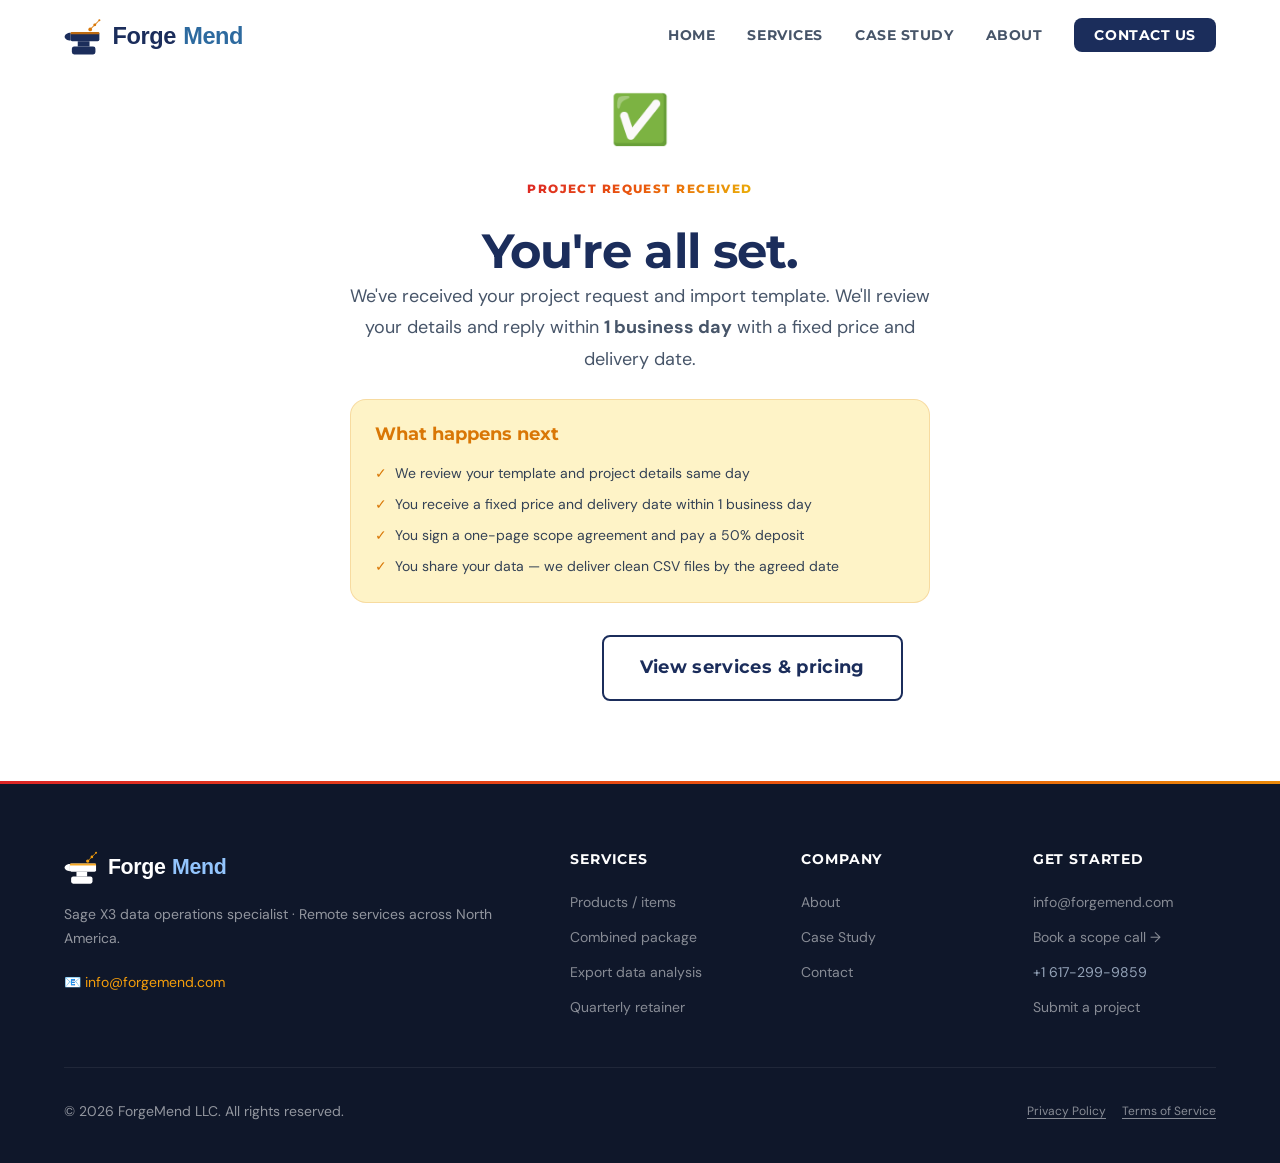
<file: website/thank-you.html>
﻿<!DOCTYPE html>
<html lang="en">
<head>
  <meta charset="UTF-8" />
  <meta name="viewport" content="width=device-width, initial-scale=1.0" />
  <title>Project Request Received | ForgeMend</title>
  <meta name="description" content="Your Sage X3 data project request has been received. We'll review your template and reply within 1 business day." />
  <meta name="robots" content="noindex, nofollow" />
  <meta property="og:image" content="https://forgemend.com/assets/og-image.png" />
  <link rel="icon" type="image/x-icon" href="/favicon.ico">
  <link rel="icon" type="image/png" sizes="16x16" href="/favicon-16x16.png">
  <link rel="icon" type="image/png" sizes="32x32" href="/favicon-32x32.png">
  <link rel="icon" type="image/png" sizes="96x96" href="/favicon-96x96.png">
  <link rel="icon" href="/favicon.svg" type="image/svg+xml">
  <link rel="apple-touch-icon" sizes="180x180" href="/apple-touch-icon.png">
  <link rel="manifest" href="/site.webmanifest">
  <meta name="apple-mobile-web-app-title" content="ForgeMend">
  <meta name="application-name" content="ForgeMend">
  <link rel="preconnect" href="https://fonts.googleapis.com" />
  <link rel="preconnect" href="https://fonts.gstatic.com" crossorigin />
  <link rel="stylesheet" href="https://fonts.googleapis.com/css2?family=DM+Sans:ital,opsz,wght@0,9..40,300;0,9..40,400;0,9..40,500;0,9..40,600;0,9..40,700;1,9..40,400&family=DM+Mono:wght@400;500&family=Montserrat:wght@600;700;800;900&display=swap" />
  <link rel="stylesheet" href="css/main.css" />

  <!-- Google tag (gtag.js) -->
  <script async src="https://www.googletagmanager.com/gtag/js?id=G-L8FBBSLNZ6"></script>
  <script>
    window.dataLayer = window.dataLayer || [];
    function gtag(){dataLayer.push(arguments);}
    gtag('js', new Date());

    gtag('config', 'G-L8FBBSLNZ6');
  </script>
</head>
<body>

  <!-- NAVIGATION -->
  <header>
    <nav class="nav" role="navigation" aria-label="Main navigation">
      <div class="nav-inner">
        <a href="index.html" class="nav-logo" aria-label="ForgeMend home">
          <img src="assets/logo/forgemend_logo_v2_dark.svg" alt="ForgeMend" class="nav-logo-img" width="160" height="42" />
        </a>
        <ul class="nav-links" role="list">
          <li><a href="index.html"        class="nav-link">Home</a></li>
          <li><a href="services.html"    class="nav-link">Services</a></li>
          <li><a href="case-studies/"    class="nav-link">Case Study</a></li>
          <li><a href="about.html"       class="nav-link">About</a></li>
          <li><a href="contact.html"     class="nav-cta">Contact Us</a></li>
        </ul>
        <button class="nav-hamburger" aria-label="Toggle menu" aria-expanded="false" aria-controls="mobile-nav">
          <span></span><span></span><span></span>
        </button>
      </div>
    </nav>
    <nav class="nav-mobile" id="mobile-nav" aria-label="Mobile navigation">
      <a href="index.html"     class="nav-link">Home</a>
      <a href="services.html"  class="nav-link">Services</a>
      <a href="case-studies/"  class="nav-link">Case Study</a>
      <a href="about.html"     class="nav-link">About</a>
      <a href="contact.html"   class="nav-cta btn">Contact Us</a>
    </nav>
  </header>

  <main>
    <section class="section" style="min-height: 60vh; display:flex; align-items:center;">
      <div class="container">
        <div style="max-width:580px; margin-inline:auto; text-align:center;">
          <div style="font-size:3rem; margin-bottom:var(--s-4);">✅</div>
          <span class="eyebrow" style="color:var(--c-amber-light)">Project Request Received</span>
          <h1 style="margin-top:var(--s-3);">You're all set.</h1>
          <p class="lead" style="color:var(--c-gray-600); margin-bottom:var(--s-6);">
            We've received your project request and import template. We'll review your details and reply within <strong>1 business day</strong> with a fixed price and delivery date.
          </p>

          <div style="background:var(--c-amber-pale); border:1px solid rgba(217,119,6,.2); border-radius:var(--r-xl); padding:var(--s-6); margin-bottom:var(--s-8); text-align:left;">
            <h3 style="font-size:var(--text-lg); margin-bottom:var(--s-3); color:var(--c-amber);">What happens next</h3>
            <div class="svc-check-list">
              <div class="svc-check-item" style="color:var(--c-gray-700);">We review your template and project details same day</div>
              <div class="svc-check-item" style="color:var(--c-gray-700);">You receive a fixed price and delivery date within 1 business day</div>
              <div class="svc-check-item" style="color:var(--c-gray-700);">You sign a one-page scope agreement and pay a 50% deposit</div>
              <div class="svc-check-item" style="color:var(--c-gray-700);">You share your data — we deliver clean CSV files by the agreed date</div>
            </div>
          </div>

          <div style="display:flex; gap:var(--s-3); justify-content:center; flex-wrap:wrap;">
            <a href="index.html" class="btn btn-secondary btn-lg">Back to home</a>
            <a href="services.html" class="btn btn-outline btn-lg">View services &amp; pricing</a>
          </div>
        </div>
      </div>
    </section>
  </main>

  <!-- FOOTER -->
  <footer class="footer">
    <div class="container">
      <div class="footer-grid">
        <div class="footer-brand">
          <a href="index.html" class="footer-logo">
            <img src="assets/logo/forgemend_logo_v2_white.svg" alt="ForgeMend" class="footer-logo-img" width="160" height="38" />
          </a>
          <p class="footer-tagline">Sage X3 data operations specialist · Remote services across North America.</p>
          <div class="footer-contact-links">
            <a href="mailto:info@forgemend.com" class="footer-contact-link">📧 info@forgemend.com</a>
          </div>
        </div>
        <div>
          <div class="footer-col-title">Services</div>
          <div class="footer-col-links">
            <a href="services.html#products">Products / items</a>
            <a href="services.html#combined">Combined package</a>
            <a href="services.html#export-analysis">Export data analysis</a>
            <a href="services.html#retainer">Quarterly retainer</a>
          </div>

        </div>
        <div>
          <div class="footer-col-title">Company</div>
          <div class="footer-col-links">
            <a href="about.html">About</a>
            <a href="case-studies/">Case Study</a>
            <a href="contact.html">Contact</a>
          </div>
        </div>
        <div>
          <div class="footer-col-title">Get Started</div>
          <div class="footer-col-links">
            <a href="mailto:info@forgemend.com">info@forgemend.com</a>
            <a href="https://calendly.com/forgemend-info/15min" target="_blank" rel="noopener noreferrer">Book a scope call &rarr;</a>
            <a href="tel:+16172999859" style="color:var(--c-gray-400); font-size:var(--text-sm);">+1 617-299-9859</a>
            <a href="contact.html">Submit a project</a>
          </div>
        </div>
      </div>
      <div class="footer-bottom">
        <span>&copy; 2026 ForgeMend LLC. All rights reserved.</span>
        <div class="footer-legal">
          <a href="/privacy.html">Privacy Policy</a>
          <a href="/terms.html">Terms of Service</a>
        </div>
      </div>
    </div>
  </footer>

  <script src="js/main.js" defer></script>
</body>
</html>
</file>
<file: website/css/main.css>
/* ============================================================
   ForgeMend — Main Stylesheet
   version: 1.0
   Brand: Navy #1B2D5B | Steel Blue #2D6A9F | Amber #D97706
   Fonts: Montserrat (headings) | Inter (body)
   ============================================================ */

/* ──────────────────────────────────────────────────────────
   1. DESIGN TOKENS
   ────────────────────────────────────────────────────────── */

:root {
  /* Colors */
  --c-navy:        #1B2D5B;
  --c-navy-dark:   #0F1D3D;
  --c-navy-light:  #2D4478;
  --c-blue:        #2D6A9F;
  --c-blue-light:  #4A8FBF;
  --c-amber:       #D97706;
  --c-amber-light: #F59E0B;
  --c-amber-pale:  #FEF3C7;
  --c-white:       #FFFFFF;
  --c-off-white:   #F8FAFC;
  --c-gray-50:     #F8FAFC;
  --c-gray-100:    #F1F5F9;
  --c-gray-200:    #E2E8F0;
  --c-gray-400:    #94A3B8;
  --c-gray-600:    #475569;
  --c-gray-700:    #334155;
  --c-gray-800:    #1E293B;
  --c-gray-900:    #0F172A;
  --c-success:     #059669;
  --c-error:       #DC2626;

  /* Typography */
  --font-heading: 'Montserrat', 'Arial Black', sans-serif;
  --font-body:    'DM Sans', system-ui, sans-serif;
  --font-mono:    'DM Mono', 'Courier New', monospace;

  /* Fluid font sizes */
  --text-xs:   0.75rem;
  --text-sm:   0.875rem;
  --text-base: 1rem;
  --text-lg:   1.125rem;
  --text-xl:   1.25rem;
  --text-2xl:  1.5rem;
  --text-3xl:  1.875rem;
  --text-4xl:  2.25rem;
  --text-5xl:  3rem;

  /* Spacing */
  --s-1:  0.25rem;   --s-2:  0.5rem;   --s-3:  0.75rem;
  --s-4:  1rem;      --s-5:  1.25rem;  --s-6:  1.5rem;
  --s-8:  2rem;      --s-10: 2.5rem;   --s-12: 3rem;
  --s-16: 4rem;      --s-20: 5rem;     --s-24: 6rem;
  --s-32: 8rem;

  /* Layout */
  --max-w:         1200px;
  --px:            1.5rem;
  --nav-h:         72px;

  /* Radius */
  --r-sm:   4px;  --r-md:  8px;
  --r-lg:  12px;  --r-xl: 16px;
  --r-full: 9999px;

  /* Shadows */
  --sh-sm: 0 1px 3px rgba(0,0,0,.10), 0 1px 2px rgba(0,0,0,.06);
  --sh-md: 0 4px 6px rgba(0,0,0,.07), 0 2px 4px rgba(0,0,0,.06);
  --sh-lg: 0 10px 15px rgba(0,0,0,.10), 0 4px 6px rgba(0,0,0,.05);
  --sh-xl: 0 20px 25px rgba(0,0,0,.10), 0 10px 10px rgba(0,0,0,.04);

  /* Transitions */
  --t-fast: 150ms ease;
  --t-base: 250ms ease;

  /* Forge fire palette */
  --c-forge-red:      #DC2626;
  --c-forge-orange:   #EA580C;
  --c-forge-yellow:   #EAB308;
  --c-forge-gradient: linear-gradient(135deg, #DC2626 0%, #EA580C 50%, #EAB308 100%);
  --c-surface-dark:   #0F1929;
  --c-surface-card:   rgba(255,255,255,0.03);
  --glow-amber:       0 0 24px rgba(217,119,6,0.15);
}

/* ──────────────────────────────────────────────────────────
   2. RESET
   ────────────────────────────────────────────────────────── */

*, *::before, *::after { box-sizing: border-box; margin: 0; padding: 0; }

html {
  -webkit-text-size-adjust: 100%;
}

body {
  font-family: var(--font-body);
  font-size: var(--text-base);
  line-height: 1.65;
  color: var(--c-gray-800);
  background: var(--c-white);
  -webkit-font-smoothing: antialiased;
}

img, svg { display: block; max-width: 100%; }

a {
  color: var(--c-blue);
  text-decoration: none;
  transition: color var(--t-fast);
}
a:hover { color: var(--c-navy); }

ul, ol { list-style: none; }
button { cursor: pointer; border: none; background: none; font: inherit; }
input, textarea, select { font: inherit; border: none; outline: none; }

/* ──────────────────────────────────────────────────────────
   3. TYPOGRAPHY
   ────────────────────────────────────────────────────────── */

h1, h2, h3, h4, h5, h6 {
  font-family: var(--font-heading);
  font-weight: 700;
  line-height: 1.2;
  color: var(--c-navy);
}

h1 { font-size: clamp(var(--text-3xl), 5vw, var(--text-5xl)); letter-spacing: -.02em; }
h2 { font-size: clamp(var(--text-2xl), 3.5vw, var(--text-4xl)); letter-spacing: -.01em; }
h3 { font-size: clamp(var(--text-xl), 2.5vw, var(--text-2xl)); }
h4 { font-size: var(--text-xl); }

p { margin-bottom: var(--s-4); }
p:last-child { margin-bottom: 0; }

.eyebrow {
  display: inline-block;
  font-family: var(--font-heading);
  font-size: var(--text-xs);
  font-weight: 800;
  letter-spacing: .12em;
  text-transform: uppercase;
  color: var(--c-amber);
  background: var(--c-forge-gradient);
  -webkit-background-clip: text;
  -webkit-text-fill-color: transparent;
  background-clip: text;
  margin-bottom: var(--s-3);
}

.lead {
  font-size: var(--text-lg);
  line-height: 1.75;
  color: var(--c-gray-600);
}

/* ──────────────────────────────────────────────────────────
   4. LAYOUT PRIMITIVES
   ────────────────────────────────────────────────────────── */

.container {
  max-width: var(--max-w);
  margin-inline: auto;
  padding-inline: var(--px);
}

.section         { padding-block: var(--s-20); }
.section--lg     { padding-block: var(--s-32); }
.section--gray   { background: var(--c-gray-50); }
.section--navy   { background: var(--c-navy); }
.section--navy h2, .section--navy h3 { color: var(--c-white); }

.section-header {
  text-align: center;
  max-width: 680px;
  margin-inline: auto;
  margin-bottom: var(--s-16);
}

.section-header h2 { margin-bottom: var(--s-4); }

.section-header p {
  font-size: var(--text-lg);
  color: var(--c-gray-600);
  line-height: 1.75;
  margin: 0;
}

.divider {
  width: 52px; height: 4px;
  background: linear-gradient(90deg, var(--c-amber), var(--c-amber-light));
  border-radius: 2px;
  margin: var(--s-4) auto var(--s-5);
}
.divider--left { margin-left: 0; }

.grid-2 { display: grid; grid-template-columns: repeat(auto-fit, minmax(300px, 1fr)); gap: var(--s-8); }
.grid-3 { display: grid; grid-template-columns: repeat(auto-fit, minmax(260px, 1fr)); gap: var(--s-8); }
.grid-4 { display: grid; grid-template-columns: repeat(auto-fit, minmax(220px, 1fr)); gap: var(--s-6); }

/* ──────────────────────────────────────────────────────────
   5. BUTTONS
   ────────────────────────────────────────────────────────── */

.btn {
  display: inline-flex;
  align-items: center;
  gap: var(--s-2);
  padding: .75rem 1.75rem;
  border-radius: var(--r-md);
  font-family: var(--font-heading);
  font-weight: 700;
  font-size: var(--text-base);
  letter-spacing: .02em;
  transition: all var(--t-base);
  white-space: nowrap;
}

.btn-primary {
  background: linear-gradient(135deg, #D97706, #B45309);
  color: var(--c-white);
  box-shadow: 0 3px 0 #92400e, var(--sh-md);
  position: relative;
  overflow: hidden;
}

.btn-primary::after {
  content: '';
  position: absolute;
  top: 0; left: -100%;
  width: 100%; height: 100%;
  background: linear-gradient(90deg, transparent, rgba(255,255,255,.15), transparent);
  transition: left 0.4s ease;
}

.btn-primary:hover {
  background: linear-gradient(135deg, #F59E0B, #D97706);
  color: var(--c-white);
  transform: translateY(-2px);
  box-shadow: 0 8px 24px rgba(217,119,6,.35), 0 3px 0 #92400e;
}

.btn-primary:hover::after {
  left: 100%;
}

.btn-secondary {
  background: transparent;
  color: var(--c-white);
  border: 2px solid rgba(255,255,255,.45);
}
.btn-secondary:hover {
  background: rgba(255,255,255,.1);
  color: var(--c-white);
  border-color: var(--c-white);
}

.btn-outline {
  background: transparent;
  color: var(--c-navy);
  border: 2px solid var(--c-navy);
}
.btn-outline:hover {
  background: var(--c-navy);
  color: var(--c-white);
}

.btn-lg { padding: 1rem 2.25rem; font-size: var(--text-lg); }

/* ──────────────────────────────────────────────────────────
   6. NAVIGATION
   ────────────────────────────────────────────────────────── */

.nav {
  position: fixed;
  inset: 0 0 auto;
  z-index: 100;
  height: var(--nav-h);
  background: rgba(255,255,255,.96);
  backdrop-filter: blur(14px);
  -webkit-backdrop-filter: blur(14px);
  border-bottom: 1px solid transparent;
  transition: border-color var(--t-base), box-shadow var(--t-base);
}

.nav.scrolled {
  border-color: var(--c-gray-200);
  box-shadow: var(--sh-sm);
}

.nav-inner {
  display: flex;
  align-items: center;
  justify-content: space-between;
  height: 100%;
  max-width: var(--max-w);
  margin-inline: auto;
  padding-inline: var(--px);
}

/* Logo */
.nav-logo {
  display: flex;
  align-items: center;
  gap: var(--s-3);
  text-decoration: none;
}

.nav-logo-img {
  height: 42px;
  width: auto;
  display: block;
  flex-shrink: 0;
  max-width: none;
}

/* Legacy selectors kept for fallback */
.nav-logo-icon { width: 38px; height: 38px; flex-shrink: 0; }
.nav-logo-text {
  font-family: var(--font-heading);
  font-size: 1.25rem;
  font-weight: 900;
  color: var(--c-navy);
  letter-spacing: -.02em;
}
.nav-logo-text .accent { color: var(--c-amber); }

.footer-logo-img {
  height: 38px;
  width: auto;
  display: block;
}

/* Links */
.nav-links {
  display: flex;
  align-items: center;
  gap: var(--s-8);
}

.nav-link {
  font-family: var(--font-heading);
  font-size: var(--text-sm);
  font-weight: 700;
  letter-spacing: .04em;
  text-transform: uppercase;
  color: var(--c-gray-600);
  transition: color var(--t-fast);
}
.nav-link:hover, .nav-link.active { color: var(--c-navy); }

.nav-cta {
  background: var(--c-navy);
  color: var(--c-white) !important;
  padding: .5rem 1.25rem;
  border-radius: var(--r-md);
  font-family: var(--font-heading);
  font-size: var(--text-sm);
  font-weight: 700;
  letter-spacing: .04em;
  text-transform: uppercase;
  transition: background var(--t-fast) !important;
}
.nav-cta:hover { background: var(--c-navy-dark) !important; color: var(--c-white) !important; }

/* Hamburger */
.nav-hamburger {
  display: none;
  flex-direction: column;
  justify-content: center;
  gap: 5px;
  width: 38px; height: 38px;
  padding: var(--s-1);
}
.nav-hamburger span {
  display: block;
  height: 2px;
  background: var(--c-navy);
  border-radius: 2px;
  transition: all var(--t-base);
}
.nav-hamburger.open span:nth-child(1) { transform: translateY(7px) rotate(45deg); }
.nav-hamburger.open span:nth-child(2) { opacity: 0; }
.nav-hamburger.open span:nth-child(3) { transform: translateY(-7px) rotate(-45deg); }

/* Mobile menu */
.nav-mobile {
  display: none;
  position: fixed;
  top: var(--nav-h);
  left: 0; right: 0;
  background: var(--c-white);
  border-bottom: 1px solid var(--c-gray-200);
  padding: var(--s-6);
  flex-direction: column;
  gap: var(--s-2);
  box-shadow: var(--sh-lg);
  z-index: 99;
}
.nav-mobile.open { display: flex; }
.nav-mobile .nav-link {
  padding: var(--s-3) 0;
  border-bottom: 1px solid var(--c-gray-100);
  font-size: var(--text-base);
  text-transform: none;
  letter-spacing: normal;
}
.nav-mobile .nav-cta {
  margin-top: var(--s-2);
  text-align: center;
  padding: .75rem 1.25rem;
}

/* ──────────────────────────────────────────────────────────
   7. HERO
   ────────────────────────────────────────────────────────── */

.hero {
  position: relative;
  min-height: 100vh;
  display: flex;
  align-items: center;
  padding-top: var(--nav-h);
  background: linear-gradient(135deg, var(--c-navy-dark) 0%, var(--c-navy) 55%, #274080 100%);
  background-image: url("data:image/svg+xml,%3Csvg xmlns='http://www.w3.org/2000/svg' width='28' height='28'%3E%3Ccircle cx='1' cy='1' r='1' fill='rgba(255,255,255,0.055)'/%3E%3C/svg%3E"), linear-gradient(135deg, var(--c-navy-dark) 0%, var(--c-navy) 55%, #274080 100%);
  overflow: hidden;
}

/* Radial light glows */
.hero::before {
  content: '';
  position: absolute; inset: 0;
  background:
    radial-gradient(ellipse at 15% 60%, rgba(45,106,159,.35) 0%, transparent 55%),
    radial-gradient(ellipse at 85% 20%, rgba(217,119,6,.18) 0%, transparent 45%),
    radial-gradient(ellipse at 60% 85%, rgba(45,106,159,.2) 0%, transparent 40%);
  pointer-events: none;
}

/* Subtle amber-tinted grid overlay */
.hero::after {
  content: '';
  position: absolute; inset: 0;
  background-image:
    linear-gradient(rgba(217,119,6,.05) 1px, transparent 1px),
    linear-gradient(90deg, rgba(217,119,6,.05) 1px, transparent 1px);
  background-size: 60px 60px;
  pointer-events: none;
}

.hero-inner {
  position: relative;
  z-index: 1;
  width: 100%;
  max-width: var(--max-w);
  margin-inline: auto;
  padding-inline: var(--px);
  padding-block: var(--s-24);
  display: grid;
  grid-template-columns: 1fr 1fr;
  gap: var(--s-16);
  align-items: center;
}

.hero-badge {
  display: inline-flex;
  align-items: center;
  gap: var(--s-2);
  background: rgba(217,119,6,.15);
  border: 1px solid rgba(217,119,6,.35);
  color: var(--c-amber-light);
  font-family: var(--font-heading);
  font-size: var(--text-xs);
  font-weight: 800;
  letter-spacing: .1em;
  text-transform: uppercase;
  padding: var(--s-2) var(--s-4);
  border-radius: var(--r-full);
  margin-bottom: var(--s-6);
}

.hero-badge::before {
  content: '';
  width: 6px; height: 6px;
  background: var(--c-amber);
  border-radius: 50%;
  animation: pulse 2s ease-in-out infinite;
}

@keyframes pulse {
  0%, 100% { opacity: 1; transform: scale(1); }
  50%       { opacity: 0.5; transform: scale(0.8); }
}

.hero h1 {
  color: var(--c-white);
  margin-bottom: var(--s-5);
}

.hero h1 em {
  font-style: normal;
  color: var(--c-amber-light);
}

.hero-sub {
  font-size: var(--text-xl);
  color: rgba(255,255,255,.72);
  line-height: 1.75;
  margin-bottom: var(--s-10);
}

.hero-actions {
  display: flex;
  gap: var(--s-4);
  flex-wrap: wrap;
}

.hero-stats {
  display: flex;
  gap: var(--s-10);
  margin-top: var(--s-12);
  padding-top: var(--s-12);
  border-top: 1px solid rgba(255,255,255,.1);
  flex-wrap: wrap;
}

.hero-stat-value {
  font-family: var(--font-heading);
  font-size: var(--text-3xl);
  font-weight: 900;
  color: var(--c-amber-light);
  line-height: 1;
}

.hero-stat-label {
  font-size: var(--text-sm);
  color: rgba(255,255,255,.55);
  margin-top: var(--s-1);
}

/* Hero visual — mock terminal cards */
.hero-visual {
  display: flex;
  flex-direction: column;
  gap: var(--s-4);
}

.term-card {
  background: rgba(255,255,255,.055);
  border: 1px solid rgba(255,255,255,0.12);
  border-left: 3px solid var(--c-amber);
  border-radius: var(--r-xl);
  overflow: hidden;
  backdrop-filter: blur(0px);
  box-shadow: var(--sh-lg), 0 0 32px rgba(217,119,6,0.08);
}

.term-card-header {
  background: rgba(0,0,0,0.25);
  border-bottom: 1px solid rgba(255,255,255,0.08);
  padding: var(--s-3) var(--s-4);
  display: flex;
  align-items: center;
  gap: var(--s-2);
  font-family: var(--font-heading);
  font-size: var(--text-xs);
  font-weight: 700;
  letter-spacing: 0.05em;
  text-transform: uppercase;
  color: rgba(255,255,255,.5);
}

.term-card-header .dot {
  width: 8px; height: 8px;
  background: var(--c-forge-orange);
  border-radius: 50%;
  box-shadow: 0 0 6px var(--c-forge-orange);
}

.term-card-body {
  padding: var(--s-5);
  font-family: var(--font-mono);
  font-size: .8125rem;
  line-height: 1.9;
  color: #a8b3c3;
}

.term-card-body .ok   { color: #4ade80; }
.term-card-body .warn { color: #fbbf24; }
.term-card-body .info { color: #60a5fa; }
.term-card-body .dim  { color: rgba(255,255,255,.3); }

/* ──────────────────────────────────────────────────────────
   8. TRUST BAR
   ────────────────────────────────────────────────────────── */

.trust-bar {
  background: var(--c-gray-100);
  border-bottom: 1px solid var(--c-gray-200);
  padding: var(--s-5) 0;
}

.trust-bar-inner {
  display: flex;
  align-items: center;
  justify-content: center;
  gap: var(--s-10);
  flex-wrap: wrap;
}

.trust-item {
  display: flex;
  align-items: center;
  gap: var(--s-2);
  font-family: var(--font-heading);
  font-size: var(--text-sm);
  font-weight: 500;
  color: var(--c-gray-600);
}

.trust-item svg { color: var(--c-amber); flex-shrink: 0; }

/* ──────────────────────────────────────────────────────────
   9. SERVICE CARDS
   ────────────────────────────────────────────────────────── */

.svc-card {
  background: var(--c-white);
  border: 1px solid var(--c-gray-200);
  border-radius: var(--r-xl);
  padding: var(--s-8);
  position: relative;
  overflow: hidden;
  transition: transform var(--t-base), box-shadow var(--t-base), border-color var(--t-base);
}

.svc-card::before {
  content: '';
  position: absolute;
  top: 0; left: 0; right: 0;
  height: 3px;
  background: var(--c-forge-gradient);
  opacity: 0;
  transition: opacity var(--t-base);
}

.svc-card:hover {
  transform: translateY(-4px);
  box-shadow: 0 12px 40px rgba(0,0,0,.12), var(--glow-amber);
  border-color: var(--c-gray-300);
}

.svc-card:hover::before {
  opacity: 1;
}

.svc-icon {
  width: 52px; height: 52px;
  border-radius: var(--r-lg);
  background: var(--c-amber-pale);
  display: flex;
  align-items: center;
  justify-content: center;
  margin-bottom: var(--s-5);
  font-size: 22px;
  color: var(--c-amber);
}

.svc-card h3 { font-size: var(--text-xl); margin-bottom: var(--s-3); }
.svc-card p  { color: var(--c-gray-600); font-size: .9375rem; line-height: 1.7; margin-bottom: var(--s-5); }

.svc-tags {
  display: flex;
  flex-wrap: wrap;
  gap: var(--s-2);
}

.tag {
  display: inline-block;
  padding: .2rem .65rem;
  border-radius: var(--r-full);
  font-family: var(--font-heading);
  font-size: .6875rem;
  font-weight: 700;
  letter-spacing: .06em;
  text-transform: uppercase;
}

.tag-amber { background: var(--c-amber-pale); color: var(--c-amber); }
.tag-navy  { background: rgba(27,45,91,.08); color: var(--c-navy); }
.tag-blue  { background: rgba(45,106,159,.08); color: var(--c-blue); }

/* Featured card (F&B / navy) */
.svc-card--featured {
  background: linear-gradient(140deg, var(--c-navy) 0%, var(--c-navy-light) 100%);
  border-color: transparent;
  border-top: 3px solid var(--c-amber);
}

.svc-card--featured .svc-icon {
  background: rgba(217,119,6,.18);
  color: var(--c-amber-light);
}

.svc-card--featured h3 { color: var(--c-white); }
.svc-card--featured p  { color: rgba(255,255,255,.7); }
.svc-card--featured .svc-check { color: var(--c-amber-light); }

.svc-check-list {
  display: flex;
  flex-direction: column;
  gap: var(--s-2);
  margin-top: var(--s-4);
}

.svc-check-item {
  display: flex;
  align-items: flex-start;
  gap: var(--s-2);
  font-size: var(--text-sm);
  color: var(--c-gray-600);
}

.svc-check-item::before {
  content: '✓';
  color: var(--c-amber);
  font-weight: 800;
  flex-shrink: 0;
  line-height: 1.65;
}

.svc-card--featured .svc-check-item { color: rgba(255,255,255,.72); }
.svc-card--featured .svc-check-item::before { color: var(--c-amber-light); }

/* Outlined / secondary card (custom pipelines) */
.svc-card--outline {
  background: var(--c-gray-50);
  border: 2px dashed var(--c-gray-300);
}
.svc-card--outline:hover {
  border-color: var(--c-gray-400);
  background: var(--c-white);
  transform: translateY(-2px);
  box-shadow: var(--sh-md);
}
.svc-card--outline h3 { font-size: var(--text-lg); }

/* Pricing display */
.svc-price {
  font-family: var(--font-heading);
  font-size: var(--text-2xl);
  font-weight: 900;
  color: var(--c-navy);
  margin-bottom: var(--s-1);
}
.svc-price-note {
  font-size: var(--text-sm);
  color: var(--c-gray-400);
  margin-bottom: var(--s-5);
}

/* "Most popular" badge */
.svc-badge {
  display: inline-flex;
  align-items: center;
  background: var(--c-amber);
  color: var(--c-white);
  font-family: var(--font-heading);
  font-size: .6875rem;
  font-weight: 800;
  letter-spacing: .08em;
  text-transform: uppercase;
  padding: var(--s-1) var(--s-3);
  border-radius: var(--r-full);
  margin-bottom: var(--s-4);
}

/* Module tags */
.svc-modules {
  display: flex;
  flex-wrap: wrap;
  gap: var(--s-2);
  margin: var(--s-3) 0 var(--s-5);
}

/* ──────────────────────────────────────────────────────────
   10. F&B SPOTLIGHT
   ────────────────────────────────────────────────────────── */

.fnb {
  background: linear-gradient(135deg, var(--c-navy-dark) 0%, var(--c-navy) 100%);
  padding: var(--s-24) 0;
  position: relative;
  overflow: hidden;
}

.fnb::before {
  content: '';
  position: absolute; inset: 0;
  background:
    radial-gradient(ellipse at 85% 50%, rgba(217,119,6,.12) 0%, transparent 55%),
    radial-gradient(ellipse at 15% 80%, rgba(45,106,159,.15) 0%, transparent 50%);
  pointer-events: none;
}

.fnb-inner {
  position: relative; z-index: 1;
  display: grid;
  grid-template-columns: 1fr 1fr;
  gap: var(--s-16);
  align-items: center;
}

.fnb-label {
  display: inline-flex;
  align-items: center;
  gap: var(--s-2);
  background: rgba(217,119,6,.15);
  border: 1px solid rgba(217,119,6,.3);
  color: var(--c-amber-light);
  font-family: var(--font-heading);
  font-size: var(--text-xs);
  font-weight: 800;
  letter-spacing: .1em;
  text-transform: uppercase;
  padding: var(--s-2) var(--s-4);
  border-radius: var(--r-full);
  margin-bottom: var(--s-5);
}

.fnb h2 { color: var(--c-white); margin-bottom: var(--s-5); }

.fnb .lead { color: rgba(255,255,255,.72); margin-bottom: var(--s-8); }

.fnb-grid {
  display: grid;
  grid-template-columns: 1fr 1fr;
  gap: var(--s-4);
}

.fnb-cap {
  background: rgba(255,255,255,.055);
  border: 1px solid rgba(255,255,255,.08);
  border-radius: var(--r-lg);
  padding: var(--s-5);
}

.fnb-cap-icon { font-size: 22px; margin-bottom: var(--s-3); }

.fnb-cap h4 {
  font-size: var(--text-sm);
  font-weight: 700;
  color: var(--c-white);
  margin-bottom: var(--s-2);
}

.fnb-cap p {
  font-size: .8125rem;
  color: rgba(255,255,255,.55);
  line-height: 1.6;
  margin: 0;
}

/* ──────────────────────────────────────────────────────────
   11. PROCESS STEPS
   ────────────────────────────────────────────────────────── */

.steps {
  display: grid;
  grid-template-columns: repeat(auto-fit, minmax(200px, 1fr));
  gap: var(--s-8);
  counter-reset: step;
}

.step { text-align: center; }

.step-num {
  width: 60px; height: 60px;
  border-radius: 50%;
  background: var(--c-forge-gradient);
  color: var(--c-white);
  font-family: var(--font-heading);
  font-size: var(--text-2xl);
  font-weight: 900;
  display: flex;
  align-items: center;
  justify-content: center;
  margin: 0 auto var(--s-5);
  box-shadow: 0 4px 12px rgba(217,119,6,.3);
}

.step h3 { font-size: var(--text-lg); margin-bottom: var(--s-2); }
.step p   { font-size: var(--text-sm); color: var(--c-gray-600); margin: 0; }

/* ──────────────────────────────────────────────────────────
   12. CTA BANNER
   ────────────────────────────────────────────────────────── */

.cta-band {
  background: linear-gradient(135deg, var(--c-navy) 0%, var(--c-navy-light) 100%);
  padding: var(--s-20) 0;
  text-align: center;
  position: relative;
  overflow: hidden;
}

.cta-band::before {
  content: '';
  position: absolute; inset: 0;
  background:
    radial-gradient(ellipse at 20% 50%, rgba(217,119,6,.1) 0%, transparent 55%),
    radial-gradient(ellipse at 80% 50%, rgba(45,106,159,.2) 0%, transparent 55%);
  pointer-events: none;
}

.cta-band-inner { position: relative; z-index: 1; }

.cta-band h2 { color: var(--c-white); margin-bottom: var(--s-4); }
.cta-band p  { font-size: var(--text-lg); color: rgba(255,255,255,.72); max-width: 540px; margin: 0 auto var(--s-8); }

.cta-band-actions {
  display: flex;
  justify-content: center;
  gap: var(--s-4);
  flex-wrap: wrap;
}

/* ──────────────────────────────────────────────────────────
   13. PAGE HEADER (interior pages)
   ────────────────────────────────────────────────────────── */

.page-header {
  padding-top: calc(var(--nav-h) + var(--s-20));
  padding-bottom: var(--s-20);
  background: linear-gradient(135deg, var(--c-navy-dark) 0%, var(--c-navy) 100%);
  text-align: center;
  position: relative;
  overflow: hidden;
}

.page-header::after {
  content: '';
  position: absolute; inset: 0;
  background-image:
    linear-gradient(rgba(255,255,255,.02) 1px, transparent 1px),
    linear-gradient(90deg, rgba(255,255,255,.02) 1px, transparent 1px);
  background-size: 56px 56px;
}

.page-header-content { position: relative; z-index: 1; }

.page-header h1 { color: var(--c-white); margin-bottom: var(--s-4); }
.page-header p  { font-size: var(--text-xl); color: rgba(255,255,255,.72); max-width: 600px; margin: 0 auto; }

/* ──────────────────────────────────────────────────────────
   14. SERVICE DETAIL (services page)
   ────────────────────────────────────────────────────────── */

.svc-detail {
  display: grid;
  grid-template-columns: 1fr 1fr;
  gap: var(--s-16);
  align-items: center;
  padding-block: var(--s-20);
  border-bottom: 1px solid var(--c-gray-100);
}
.svc-detail:last-of-type { border-bottom: none; }

.svc-detail.reverse .svc-visual { order: -1; }

.svc-big-num {
  font-family: var(--font-heading);
  font-size: 6rem;
  font-weight: 900;
  color: var(--c-gray-100);
  line-height: 1;
  margin-bottom: calc(-1 * var(--s-4));
  user-select: none;
}

.svc-detail h2 { margin-bottom: var(--s-4); }
.svc-detail .lead { margin-bottom: var(--s-6); }

.svc-feature-list {
  display: flex;
  flex-direction: column;
  gap: var(--s-3);
}

.svc-feature {
  display: flex;
  gap: var(--s-3);
  align-items: flex-start;
}

.svc-feature-dot {
  width: 22px; height: 22px;
  background: var(--c-amber-pale);
  color: var(--c-amber);
  border-radius: 50%;
  display: flex;
  align-items: center;
  justify-content: center;
  font-size: .7rem;
  font-weight: 800;
  flex-shrink: 0;
  margin-top: .15rem;
}

.svc-feature p { font-size: .9375rem; color: var(--c-gray-700); margin: 0; }

/* Visual code block */
.code-box {
  border-radius: var(--r-xl);
  overflow: hidden;
  border: 1px solid var(--c-gray-200);
  box-shadow: var(--sh-lg);
}

.code-box-header {
  background: var(--c-navy);
  padding: .7rem var(--s-5);
  display: flex;
  align-items: center;
  gap: var(--s-2);
  font-family: var(--font-heading);
  font-size: var(--text-xs);
  font-weight: 700;
  letter-spacing: .1em;
  text-transform: uppercase;
  color: rgba(255,255,255,.5);
}

.code-box-header .dot { width: 8px; height: 8px; background: var(--c-amber); border-radius: 50%; }

.code-box-body {
  background: #0d1b2e;
  padding: var(--s-6);
  font-family: var(--font-mono);
  font-size: .8125rem;
  line-height: 1.9;
  color: #8899aa;
}

.code-box-body .g { color: #4ade80; }
.code-box-body .y { color: #fbbf24; }
.code-box-body .b { color: #60a5fa; }
.code-box-body .r { color: #f87171; }
.code-box-body .w { color: #e2e8f0; }
.code-box-body .d { color: rgba(255,255,255,.25); }

/* ──────────────────────────────────────────────────────────
   15. ABOUT PAGE
   ────────────────────────────────────────────────────────── */

.about-intro {
  display: grid;
  grid-template-columns: 3fr 2fr;
  gap: var(--s-16);
  align-items: start;
}

.about-intro .lead { font-size: var(--text-xl); color: var(--c-gray-700); margin-bottom: var(--s-6); }

.values-list {
  display: flex;
  flex-direction: column;
  gap: var(--s-6);
}

.value-item {
  display: flex;
  gap: var(--s-4);
  align-items: flex-start;
}

.value-icon {
  width: 46px; height: 46px;
  background: var(--c-amber-pale);
  border-radius: var(--r-lg);
  display: flex;
  align-items: center;
  justify-content: center;
  font-size: 20px;
  flex-shrink: 0;
}

.value-item h4 { font-size: var(--text-base); margin-bottom: var(--s-1); }
.value-item p  { font-size: var(--text-sm); color: var(--c-gray-600); margin: 0; line-height: 1.6; }

/* Expertise tiles */
.expertise-grid {
  display: grid;
  grid-template-columns: repeat(auto-fit, minmax(240px, 1fr));
  gap: var(--s-5);
}

.exp-tile {
  background: var(--c-white);
  border: 1px solid var(--c-gray-200);
  border-radius: var(--r-xl);
  padding: var(--s-6);
}

.exp-tile-icon { font-size: 28px; margin-bottom: var(--s-3); }
.exp-tile h4   { font-size: var(--text-base); margin-bottom: var(--s-2); }
.exp-tile p    { font-size: var(--text-sm); color: var(--c-gray-600); margin: 0; line-height: 1.6; }

/* ──────────────────────────────────────────────────────────
   16. CONTACT PAGE
   ────────────────────────────────────────────────────────── */

.contact-layout {
  display: grid;
  grid-template-columns: 2fr 3fr;
  gap: var(--s-12);
  align-items: start;
}

.contact-detail-list {
  display: flex;
  flex-direction: column;
  gap: var(--s-6);
  margin-top: var(--s-8);
}

.contact-detail {
  display: flex;
  gap: var(--s-4);
  align-items: flex-start;
}

.contact-icon {
  width: 46px; height: 46px;
  background: var(--c-navy);
  color: var(--c-white);
  border-radius: var(--r-lg);
  display: flex;
  align-items: center;
  justify-content: center;
  font-size: 18px;
  flex-shrink: 0;
}

.contact-detail-label {
  font-family: var(--font-heading);
  font-size: var(--text-xs);
  font-weight: 700;
  letter-spacing: .08em;
  text-transform: uppercase;
  color: var(--c-gray-400);
  margin-bottom: var(--s-1);
}

.contact-detail-value { font-size: var(--text-base); font-weight: 500; color: var(--c-gray-800); }
.contact-detail-value a { color: var(--c-navy); }
.contact-detail-value a:hover { color: var(--c-amber); }

/* Form */
.contact-form-wrap {
  background: var(--c-white);
  border: 1px solid var(--c-gray-200);
  border-radius: var(--r-xl);
  padding: var(--s-10);
  box-shadow: var(--sh-xl);
}

.form-group { margin-bottom: var(--s-5); }

.form-row {
  display: grid;
  grid-template-columns: 1fr 1fr;
  gap: var(--s-5);
}

.form-label {
  display: block;
  font-family: var(--font-heading);
  font-size: var(--text-sm);
  font-weight: 700;
  color: var(--c-gray-700);
  margin-bottom: var(--s-2);
  letter-spacing: .02em;
}
.form-label .req { color: var(--c-amber); }

.form-input, .form-textarea, .form-select {
  width: 100%;
  padding: .75rem 1rem;
  border: 2px solid var(--c-gray-200);
  border-radius: var(--r-md);
  font-size: var(--text-base);
  color: var(--c-gray-800);
  background: var(--c-white);
  transition: border-color var(--t-fast), box-shadow var(--t-fast);
}
.form-input:focus, .form-textarea:focus, .form-select:focus {
  border-color: var(--c-blue);
  box-shadow: 0 0 0 3px rgba(45,106,159,.12);
}

.form-textarea { resize: vertical; min-height: 140px; }

.form-submit { width: 100%; }

.form-sub {
  text-align: center;
  font-size: var(--text-sm);
  color: var(--c-gray-400);
  margin-top: var(--s-3);
  margin-bottom: 0;
}

#form-success {
  display: none;
  background: #f0fdf4;
  border: 1px solid #bbf7d0;
  border-radius: var(--r-lg);
  padding: var(--s-8);
  text-align: center;
}

#form-success h3 { color: var(--c-success); margin-bottom: var(--s-2); }
#form-success p  { color: var(--c-gray-600); margin: 0; }

.form-hint {
  font-size: 12px;
  color: var(--c-gray-500);
  margin: 0 0 8px;
  line-height: 1.5;
}

.form-checkbox-group,
.form-radio-group {
  display: flex;
  flex-direction: column;
  gap: 8px;
}

.form-checkbox-item,
.form-radio-item {
  display: flex;
  align-items: flex-start;
  gap: 10px;
  padding: 10px 14px;
  border: 0.5px solid var(--c-gray-200);
  border-radius: var(--r-lg);
  cursor: pointer;
  font-size: 14px;
  color: var(--c-gray-700);
  line-height: 1.5;
  transition: border-color 0.15s, background 0.15s;
}

.form-checkbox-item:hover,
.form-radio-item:hover {
  border-color: var(--c-gray-400);
  background: var(--c-gray-50);
}

.form-checkbox-item input,
.form-radio-item input {
  margin-top: 2px;
  flex-shrink: 0;
  accent-color: var(--c-amber);
}

.form-checkbox-item input[type="file"] {
  padding: 0;
  border: none;
  background: none;
}

/* ──────────────────────────────────────────────────────────
   17. FOOTER
   ────────────────────────────────────────────────────────── */

.footer {
  background: var(--c-gray-900);
  color: rgba(255,255,255,.55);
  padding-top: var(--s-16);
  padding-bottom: var(--s-10);
  border-top: 3px solid;
  border-image: linear-gradient(135deg, #DC2626 0%, #EA580C 50%, #EAB308 100%) 1;
}

.footer-grid {
  display: grid;
  grid-template-columns: 2.5fr 1fr 1fr 1fr;
  gap: var(--s-12);
  margin-bottom: var(--s-12);
}

.footer-logo {
  display: flex;
  align-items: center;
  gap: var(--s-3);
  text-decoration: none;
  margin-bottom: var(--s-4);
}

.footer-logo-text {
  font-family: var(--font-heading);
  font-size: var(--text-xl);
  font-weight: 900;
  color: var(--c-white);
  letter-spacing: -.02em;
}
.footer-logo-text .accent { color: var(--c-amber); }

.footer-tagline {
  font-size: var(--text-sm);
  line-height: 1.75;
  margin-bottom: var(--s-5);
}

.footer-contact-links { display: flex; flex-direction: column; gap: var(--s-2); }

.footer-contact-link {
  display: flex;
  align-items: center;
  gap: var(--s-2);
  font-size: var(--text-sm);
  color: var(--c-amber-light);
}
.footer-contact-link:hover { color: var(--c-amber); }

.footer-col-title {
  font-family: var(--font-heading);
  font-size: var(--text-sm);
  font-weight: 700;
  letter-spacing: .06em;
  text-transform: uppercase;
  color: var(--c-white);
  margin-bottom: var(--s-5);
}

.footer-col-links {
  display: flex;
  flex-direction: column;
  gap: var(--s-3);
}

.footer-col-links a {
  font-size: var(--text-sm);
  color: rgba(255,255,255,.5);
  transition: color var(--t-fast);
}
.footer-col-links a:hover { color: var(--c-white); }

.footer-bottom {
  border-top: 1px solid rgba(255,255,255,.07);
  padding-top: var(--s-8);
  display: flex;
  justify-content: space-between;
  align-items: center;
  flex-wrap: wrap;
  gap: var(--s-4);
  font-size: var(--text-sm);
}

.footer-legal {
  display: flex;
  gap: var(--s-4);
  align-items: center;
}

.footer-legal a {
  font-size: var(--text-xs);
  color: rgba(255,255,255,0.5);
  text-decoration: underline;
  text-underline-offset: 3px;
  transition: color var(--t-fast);
}

.footer-legal a:hover {
  color: rgba(255,255,255,0.85);
}

/* ──────────────────────────────────────────────────────────
   18. SCROLL ANIMATIONS
   ────────────────────────────────────────────────────────── */

.fade-up {
  opacity: 0;
  transform: translateY(22px);
  transition: opacity .55s ease, transform .55s ease;
}

.fade-up.visible { opacity: 1; transform: translateY(0); }
.fade-up:nth-child(2) { transition-delay: .08s; }
.fade-up:nth-child(3) { transition-delay: .16s; }
.fade-up:nth-child(4) { transition-delay: .24s; }
.fade-up:nth-child(5) { transition-delay: .32s; }

/* ──────────────────────────────────────────────────────────
   19. UTILITIES
   ────────────────────────────────────────────────────────── */

.text-center { text-align: center; }
.text-amber  { color: var(--c-amber); }
.mt-8  { margin-top: var(--s-8); }
.mb-0  { margin-bottom: 0; }

/* ──────────────────────────────────────────────────────────
   20a. CASE STUDY PAGES
   ────────────────────────────────────────────────────────── */

/* Fact chips row — inside page-header */
.cs-fact-chips {
  display: flex;
  flex-wrap: wrap;
  gap: var(--s-3);
  justify-content: center;
  margin-top: var(--s-8);
}

.cs-fact-chip {
  background: rgba(255,255,255,.07);
  border: 1px solid rgba(255,255,255,.14);
  border-radius: var(--r-lg);
  padding: var(--s-3) var(--s-5);
  min-width: 140px;
  text-align: center;
}

.cs-fact-label {
  font-family: var(--font-heading);
  font-size: var(--text-xs);
  font-weight: 700;
  letter-spacing: .1em;
  text-transform: uppercase;
  color: rgba(255,255,255,.45);
  margin-bottom: var(--s-1);
}

.cs-fact-value {
  font-family: var(--font-heading);
  font-size: var(--text-sm);
  font-weight: 700;
  color: var(--c-white);
  line-height: 1.3;
}

/* At a glance box */
.cs-glance-outer {
  background: var(--c-gray-50);
  border-bottom: 1px solid var(--c-gray-200);
  padding: var(--s-10) 0;
}

.cs-glance-box {
  max-width: 680px;
  margin-inline: auto;
  border: 1px solid var(--c-gray-200);
  border-left: 4px solid var(--c-amber);
  border-radius: var(--r-lg);
  background: var(--c-white);
  padding: var(--s-6) var(--s-8);
  box-shadow: var(--sh-sm);
}

.cs-glance-box .eyebrow { margin-bottom: var(--s-4); display: block; }

.cs-glance-list {
  list-style: none;
  display: flex;
  flex-direction: column;
  gap: var(--s-3);
  margin: 0;
  padding: 0;
}

.cs-glance-list li {
  display: flex;
  gap: var(--s-3);
  align-items: flex-start;
  font-size: var(--text-base);
  color: var(--c-gray-700);
  line-height: 1.6;
}

.cs-glance-list li::before {
  content: '—';
  color: var(--c-amber);
  font-weight: 700;
  flex-shrink: 0;
  line-height: 1.6;
}

/* Body content — editorial single column */
.cs-body-outer {
  padding: var(--s-16) 0 var(--s-20);
}

.cs-body {
  max-width: 680px;
  margin-inline: auto;
}

.cs-section-h {
  font-family: var(--font-heading);
  font-size: var(--text-xl);
  font-weight: 700;
  color: var(--c-navy);
  margin-top: var(--s-12);
  margin-bottom: var(--s-5);
  padding-bottom: var(--s-3);
  border-bottom: 2px solid var(--c-gray-100);
}

.cs-body p {
  font-size: 1.0625rem;
  line-height: 1.7;
  color: var(--c-gray-800);
  margin-bottom: var(--s-5);
}

.cs-body p:last-child { margin-bottom: 0; }

.cs-body ol {
  list-style: none;
  counter-reset: cs-step;
  display: flex;
  flex-direction: column;
  gap: var(--s-3);
  margin: var(--s-5) 0 var(--s-6);
  padding: 0;
}

.cs-body ol li {
  counter-increment: cs-step;
  display: flex;
  gap: var(--s-4);
  align-items: flex-start;
  font-size: 1.0625rem;
  line-height: 1.7;
  color: var(--c-gray-800);
}

.cs-body ol li::before {
  content: counter(cs-step);
  display: flex;
  align-items: center;
  justify-content: center;
  flex-shrink: 0;
  width: 26px;
  height: 26px;
  border-radius: 50%;
  background: var(--c-amber-pale);
  color: var(--c-amber);
  font-family: var(--font-heading);
  font-size: var(--text-xs);
  font-weight: 800;
  margin-top: .22rem;
}

/* Pull quote */
.cs-pull-quote {
  margin: var(--s-10) 0;
  padding: var(--s-6) var(--s-8);
  border-left: 4px solid var(--c-amber);
  background: var(--c-amber-pale);
  border-radius: 0 var(--r-lg) var(--r-lg) 0;
}

.cs-pull-quote blockquote {
  font-size: var(--text-xl);
  font-style: italic;
  line-height: 1.65;
  color: var(--c-navy);
  margin: 0 0 var(--s-3);
}

.cs-pull-quote cite {
  font-size: var(--text-sm);
  font-style: normal;
  color: var(--c-gray-600);
  display: block;
}

/* Case study listing card */
.cs-card {
  background: var(--c-white);
  border: 1px solid var(--c-gray-200);
  border-radius: var(--r-xl);
  padding: var(--s-8);
  position: relative;
  overflow: hidden;
  transition: transform var(--t-base), box-shadow var(--t-base), border-color var(--t-base);
  text-decoration: none;
  display: block;
  color: inherit;
}

.cs-card::before {
  content: '';
  position: absolute;
  top: 0; left: 0; right: 0;
  height: 3px;
  background: var(--c-forge-gradient);
}

.cs-card:hover {
  transform: translateY(-4px);
  box-shadow: 0 12px 40px rgba(0,0,0,.12), var(--glow-amber);
  border-color: var(--c-gray-300);
  color: inherit;
}

.cs-card-tags {
  display: flex;
  flex-wrap: wrap;
  gap: var(--s-2);
  margin-bottom: var(--s-4);
}

.cs-card h3 {
  font-size: var(--text-xl);
  margin-bottom: var(--s-3);
  color: var(--c-navy);
}

.cs-card p {
  font-size: var(--text-sm);
  color: var(--c-gray-600);
  line-height: 1.7;
  margin-bottom: var(--s-5);
}

.cs-card-link {
  font-family: var(--font-heading);
  font-size: var(--text-sm);
  font-weight: 700;
  color: var(--c-amber);
  letter-spacing: .02em;
}

.cs-more-note {
  font-size: var(--text-sm);
  color: var(--c-gray-400);
  text-align: center;
  margin-top: var(--s-8);
  font-style: italic;
}

/* ──────────────────────────────────────────────────────────
   20. RESPONSIVE
   ────────────────────────────────────────────────────────── */

@media (max-width: 1024px) {
  .hero-inner { grid-template-columns: 1fr; padding-block: var(--s-20); }
  .hero-visual { display: none; }
  .fnb-inner { grid-template-columns: 1fr; }
  .about-intro { grid-template-columns: 1fr; }
  .svc-detail { grid-template-columns: 1fr; }
  .svc-detail.reverse .svc-visual { order: 0; }
  .footer-grid { grid-template-columns: 1fr 1fr; gap: var(--s-8); }
  .footer-brand { grid-column: 1 / -1; }
}

@media (max-width: 768px) {
  :root { --nav-h: 64px; --px: 1.25rem; }

  .nav-links   { display: none; }
  .nav-hamburger { display: flex; }

  .hero-actions { flex-direction: column; align-items: flex-start; }
  .hero-stats   { gap: var(--s-8); }

  .section    { padding-block: var(--s-16); }
  .section--lg { padding-block: var(--s-20); }

  .grid-3, .grid-4 { grid-template-columns: 1fr; }
  .form-row    { grid-template-columns: 1fr; }
  .contact-layout { grid-template-columns: 1fr; }
  .contact-form-wrap { order: -1; }

  .fnb-grid { grid-template-columns: 1fr; }

  .footer-grid { grid-template-columns: 1fr; }
  .footer-bottom { flex-direction: column; text-align: center; }

  .svc-big-num { font-size: 4rem; }
}

@media (max-width: 480px) {
  .nav-logo-img { height: 34px; }
  .trust-bar-inner { gap: var(--s-5); }
  .cta-band-actions { flex-direction: column; align-items: center; }
}

@media (max-width: 640px) {
  .cs-fact-chips { gap: var(--s-2); }
  .cs-fact-chip { min-width: calc(50% - var(--s-2)); flex: 1 1 120px; }
  .cs-glance-box { padding: var(--s-5) var(--s-5); }
  .cs-pull-quote { padding: var(--s-5) var(--s-5); }
  .cs-pull-quote blockquote { font-size: var(--text-lg); }
}

/* ──────────────────────────────────────────────────────────
   21. CTA BAND TEXT LINK (secondary action)
   ────────────────────────────────────────────────────────── */

.cta-band-text-link {
  color: rgba(255,255,255,0.70);
  font-size: var(--text-base);
  text-decoration: underline;
  text-underline-offset: 3px;
  transition: color var(--t-fast);
}
.cta-band-text-link:hover { color: var(--c-white); }

/* ──────────────────────────────────────────────────────────
   21b. CTA ACTIONS — divider + secondary links block
   ────────────────────────────────────────────────────────── */

.cta-actions {
  display: flex;
  flex-direction: column;
  align-items: center;
  gap: 0;
  width: 100%;
}

/* "or" divider */
.cta-or-divider {
  display: flex;
  align-items: center;
  gap: 12px;
  width: 100%;
  max-width: 280px;
  margin: 1.25rem 0;
}

.cta-or-line {
  flex: 1;
  height: 1px;
  background-color: rgba(255, 255, 255, 0.25);
  display: block;
}

.cta-or-text {
  font-size: 12px;
  font-weight: 400;
  color: rgba(255, 255, 255, 0.45);
  white-space: nowrap;
  line-height: 1;
}

/* secondary links row */
.cta-secondary-links {
  display: flex;
  align-items: center;
  justify-content: center;
  gap: 16px;
  flex-wrap: wrap;
}

/* each text link */
.cta-text-link {
  font-size: 14px;
  font-weight: 400;
  color: rgba(255, 255, 255, 0.65) !important;
  text-decoration: none !important;
  border-bottom: 1px solid rgba(255, 255, 255, 0.30);
  padding-bottom: 1px;
  transition: color 0.15s ease, border-color 0.15s ease;
  background: none !important;
}

.cta-text-link:hover {
  color: rgba(255, 255, 255, 0.95) !important;
  border-bottom-color: rgba(255, 255, 255, 0.65) !important;
  background: none !important;
  text-decoration: none !important;
}

/* vertical pipe separator between the two links */
.cta-pipe {
  display: inline-block;
  width: 1px;
  height: 14px;
  background-color: rgba(255, 255, 255, 0.20);
  flex-shrink: 0;
}

@media (max-width: 480px) {
  .cta-pipe { display: none; }
  .cta-secondary-links { flex-direction: column; gap: 10px; }
}

/* ──────────────────────────────────────────────────────────
   22. ABOUT PAGE — EXPERIENCE STATS & FOUNDER'S NOTE
   ────────────────────────────────────────────────────────── */

.about-stats-row {
  display: flex;
  gap: var(--s-8);
  flex-wrap: wrap;
  margin-bottom: var(--s-8);
  padding-bottom: var(--s-8);
  border-bottom: 1px solid var(--c-gray-200);
}
.about-stat-value {
  font-family: var(--font-heading);
  font-size: var(--text-4xl);
  font-weight: 800;
  color: var(--c-navy);
  line-height: 1;
  background: var(--c-forge-gradient);
  -webkit-background-clip: text;
  -webkit-text-fill-color: transparent;
  background-clip: text;
}
.about-stat-label {
  font-size: var(--text-sm);
  color: var(--c-gray-600);
  margin-top: var(--s-1);
}

.founder-note {
  position: relative;
  background: var(--c-navy);
  border-radius: var(--r-xl);
  padding: var(--s-8) var(--s-8) var(--s-6);
  margin-block: var(--s-10);
  opacity: 0;
  transform: translateY(16px);
  transition: opacity 0.5s ease, transform 0.5s ease;
}
.founder-note.visible {
  opacity: 1;
  transform: translateY(0);
}
.founder-note-mark {
  font-family: var(--font-heading);
  font-size: 5rem;
  line-height: 1;
  color: var(--c-amber);
  opacity: 0.4;
  position: absolute;
  top: var(--s-3);
  left: var(--s-6);
  user-select: none;
}
.founder-note p {
  position: relative;
  color: rgba(255,255,255,0.85);
  font-size: var(--text-lg);
  line-height: 1.8;
  margin-bottom: var(--s-4);
  padding-top: var(--s-4);
}
.founder-note-attribution {
  font-size: var(--text-sm);
  color: var(--c-amber-light);
  font-weight: 600;
}

/* ── FAQ Section ──────────────────────────────────── */
.faq-list {
  max-width: 780px;
  margin-inline: auto;
  margin-bottom: var(--s-10);
}

.faq-item {
  border: 1px solid var(--c-gray-200);
  border-radius: var(--r-xl);
  margin-bottom: var(--s-3);
  overflow: hidden;
  transition: border-color var(--t-base), box-shadow var(--t-base);
}

.faq-item:has(.faq-q[aria-expanded="true"]) {
  border-color: var(--c-amber);
  border-left: 3px solid var(--c-amber);
  box-shadow: var(--sh-sm);
}

.faq-q {
  width: 100%;
  display: flex;
  align-items: center;
  justify-content: space-between;
  gap: var(--s-4);
  padding: var(--s-5) var(--s-6);
  background: var(--c-white);
  border: none;
  cursor: pointer;
  text-align: left;
  font-family: var(--font-body);
  font-size: var(--text-base);
  font-weight: 500;
  color: var(--c-gray-800);
  transition: background var(--t-fast), color var(--t-fast);
}

.faq-q:hover {
  background: var(--c-gray-50);
}

.faq-q[aria-expanded="true"] {
  color: var(--c-navy);
  background: var(--c-white);
  border-bottom: 1px solid var(--c-gray-200);
}

.faq-chevron {
  flex-shrink: 0;
  width: 24px;
  height: 24px;
  border-radius: 50%;
  border: 1px solid var(--c-gray-200);
  display: flex;
  align-items: center;
  justify-content: center;
  transition: transform var(--t-base), background var(--t-base),
              border-color var(--t-base);
}

.faq-chevron::after {
  content: '';
  display: block;
  width: 7px;
  height: 7px;
  border-right: 1.5px solid var(--c-gray-600);
  border-bottom: 1.5px solid var(--c-gray-600);
  transform: rotate(45deg);
  margin-top: -3px;
  transition: border-color var(--t-fast);
}

.faq-q[aria-expanded="true"] .faq-chevron {
  transform: rotate(180deg);
  background: var(--c-amber-pale);
  border-color: var(--c-amber);
}

.faq-q[aria-expanded="true"] .faq-chevron::after {
  border-color: var(--c-amber);
  margin-top: 3px;
}

.faq-a {
  padding: var(--s-5) var(--s-6) var(--s-6);
  background: var(--c-white);
}

.faq-a[hidden] {
  display: none;
}

.faq-a p {
  font-size: var(--text-base);
  color: var(--c-gray-600);
  line-height: 1.8;
  margin-bottom: var(--s-4);
}

.faq-a p:last-child {
  margin-bottom: 0;
}

.faq-a strong {
  color: var(--c-gray-800);
  font-weight: 600;
}

.faq-timeline-grid {
  display: grid;
  grid-template-columns: repeat(auto-fit, minmax(160px, 1fr));
  gap: var(--s-3);
  margin-bottom: var(--s-5);
}

.faq-timeline-item {
  display: flex;
  flex-direction: column;
  gap: var(--s-1);
  padding: var(--s-4);
  background: var(--c-gray-50);
  border-radius: var(--r-lg);
  border: 1px solid var(--c-gray-200);
}

.faq-timeline-label {
  font-size: var(--text-xs);
  color: var(--c-gray-500);
  text-transform: uppercase;
  letter-spacing: 0.05em;
  font-weight: 500;
}

.faq-timeline-value {
  font-size: var(--text-base);
  font-weight: 600;
  color: var(--c-navy);
}

.faq-footer {
  max-width: 780px;
  margin-inline: auto;
  margin-top: var(--s-8);
  padding: var(--s-5) var(--s-6);
  background: var(--c-gray-50);
  border: 1px solid var(--c-gray-200);
  border-radius: var(--r-xl);
  display: flex;
  align-items: center;
  justify-content: center;
  flex-wrap: wrap;
  gap: 6px var(--s-3);
  font-size: var(--text-sm);
  color: var(--c-gray-500);
  line-height: 1.5;
}

.faq-footer-question {
  color: var(--c-gray-700);
  font-weight: 500;
}

.faq-email-link {
  color: var(--c-navy);
  font-weight: 500;
  text-decoration: underline;
  text-underline-offset: 3px;
}

.faq-email-link:hover {
  color: var(--c-amber);
}

.faq-footer-sep {
  color: var(--c-gray-300);
  user-select: none;
}

@media (max-width: 640px) {
  .faq-q {
    padding: var(--s-4);
    font-size: var(--text-sm);
  }
  .faq-a {
    padding: var(--s-4) var(--s-4) var(--s-5);
  }
  .faq-timeline-grid {
    grid-template-columns: 1fr 1fr;
  }
}
</file>
